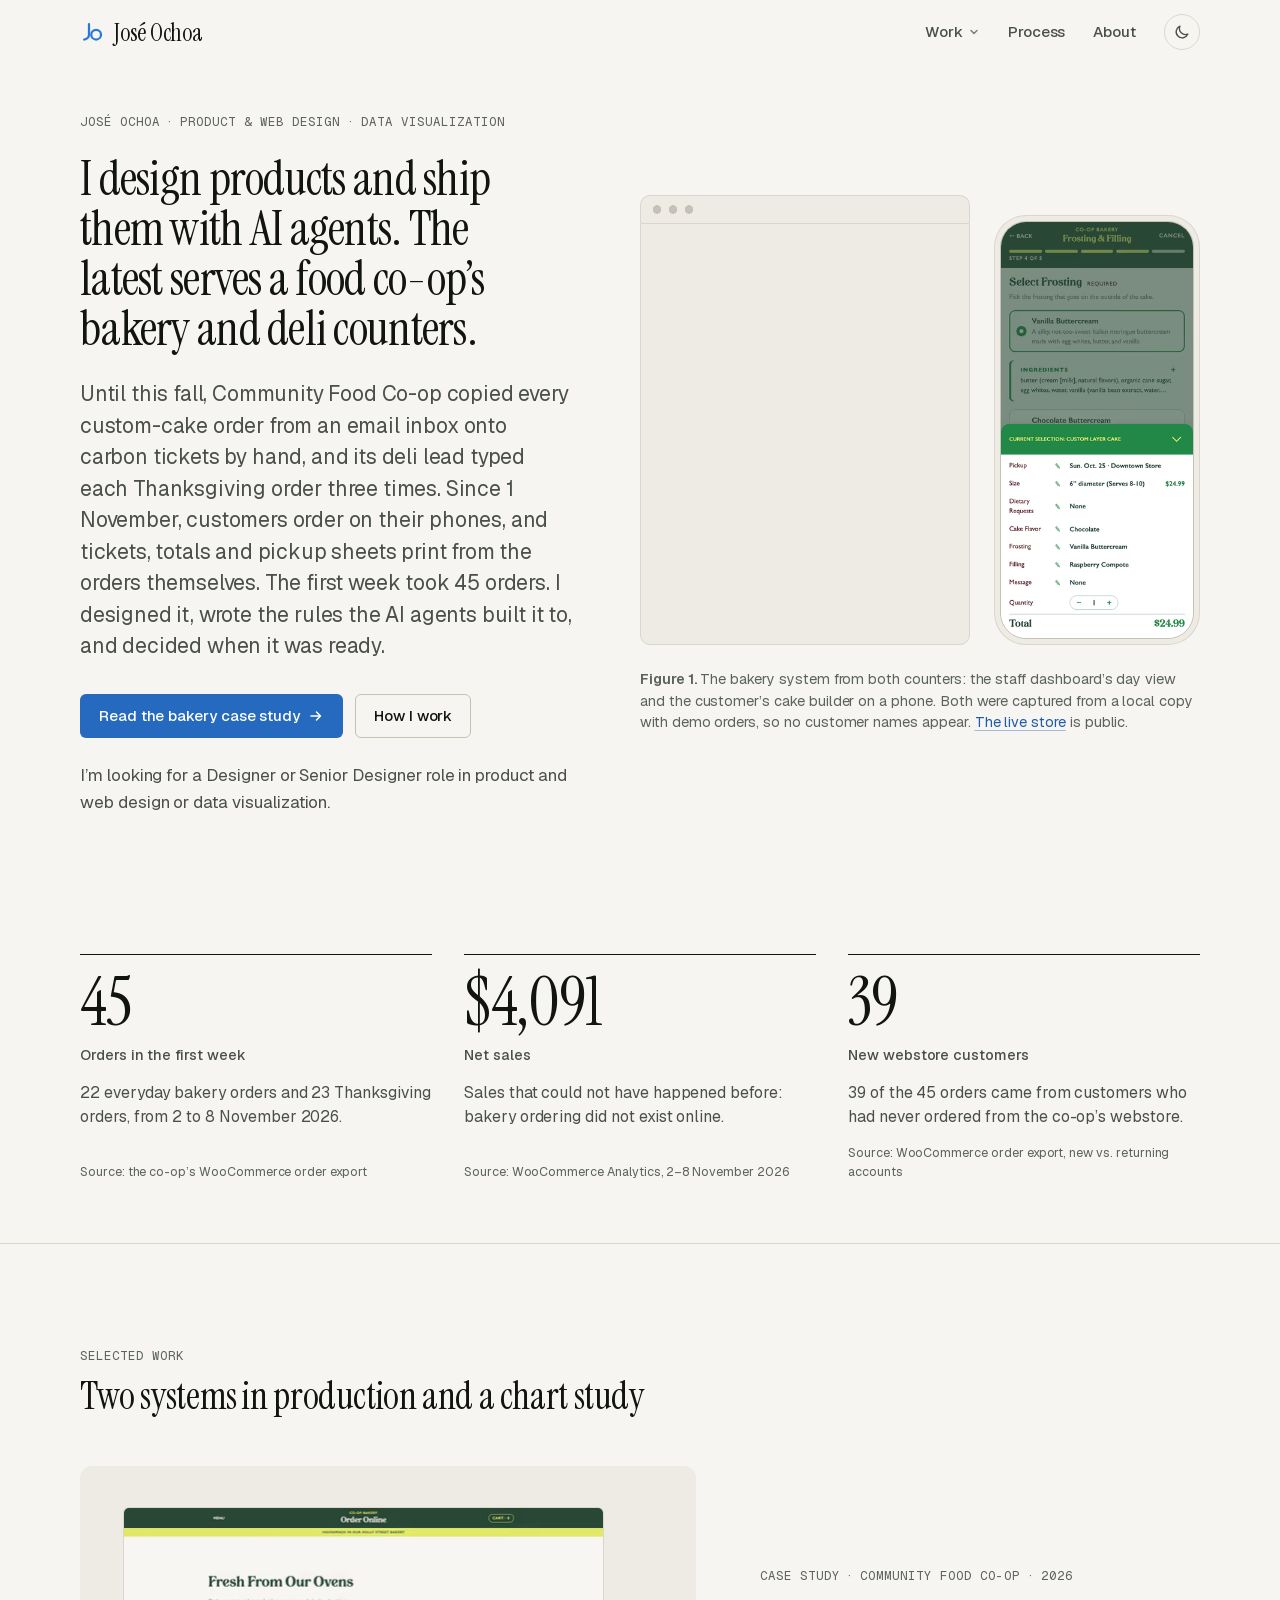
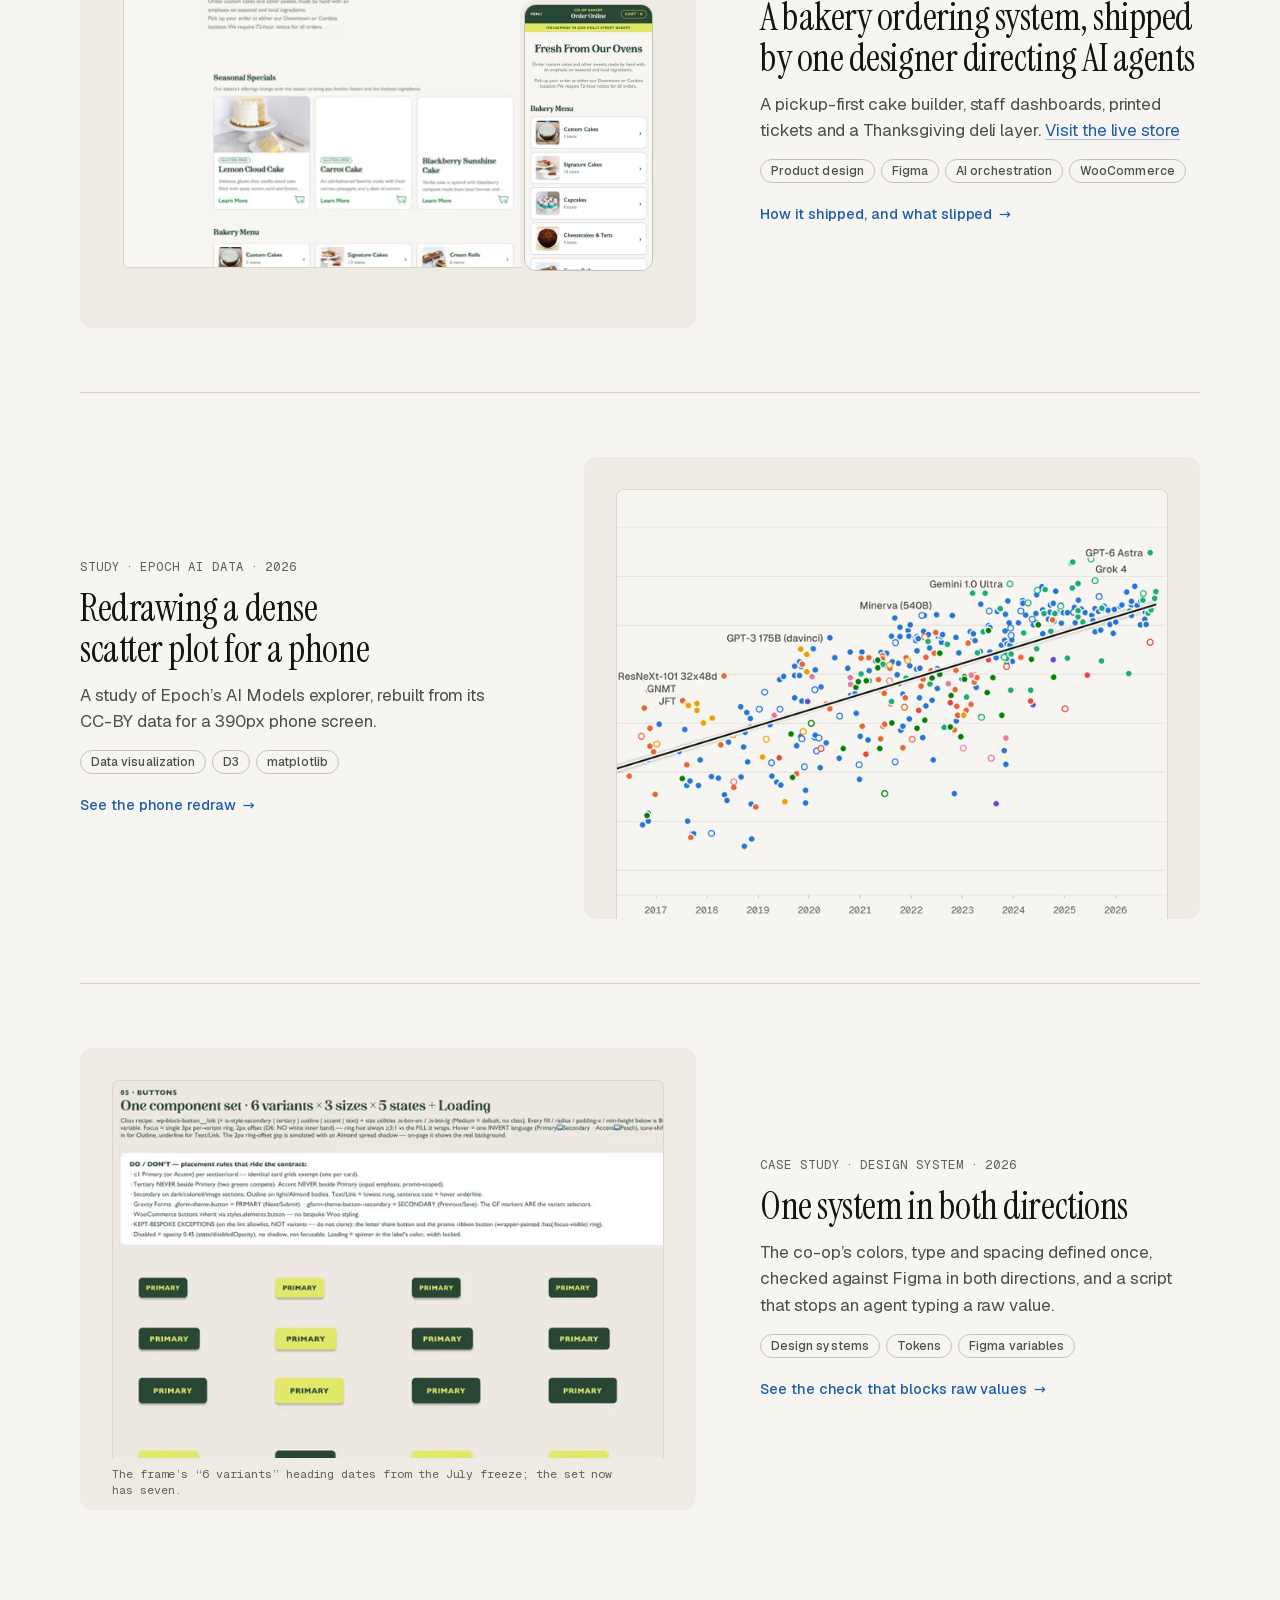
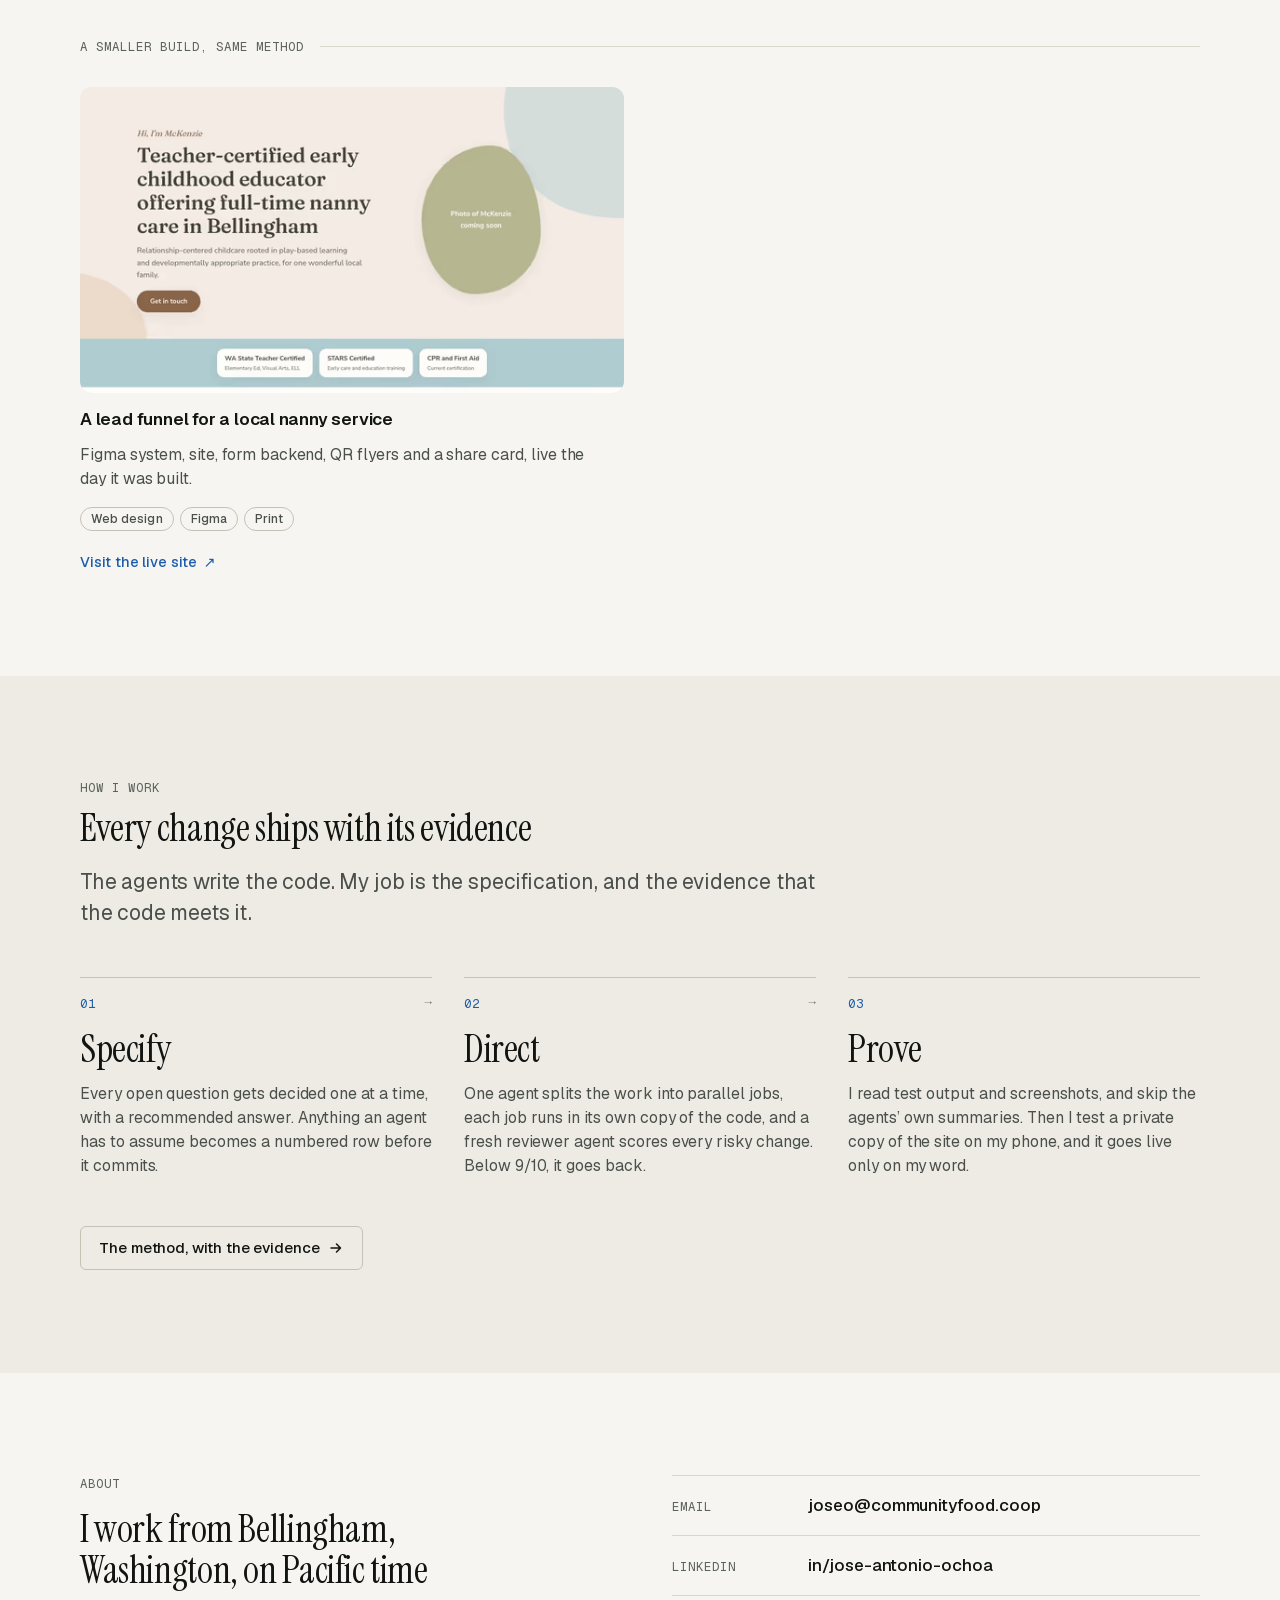
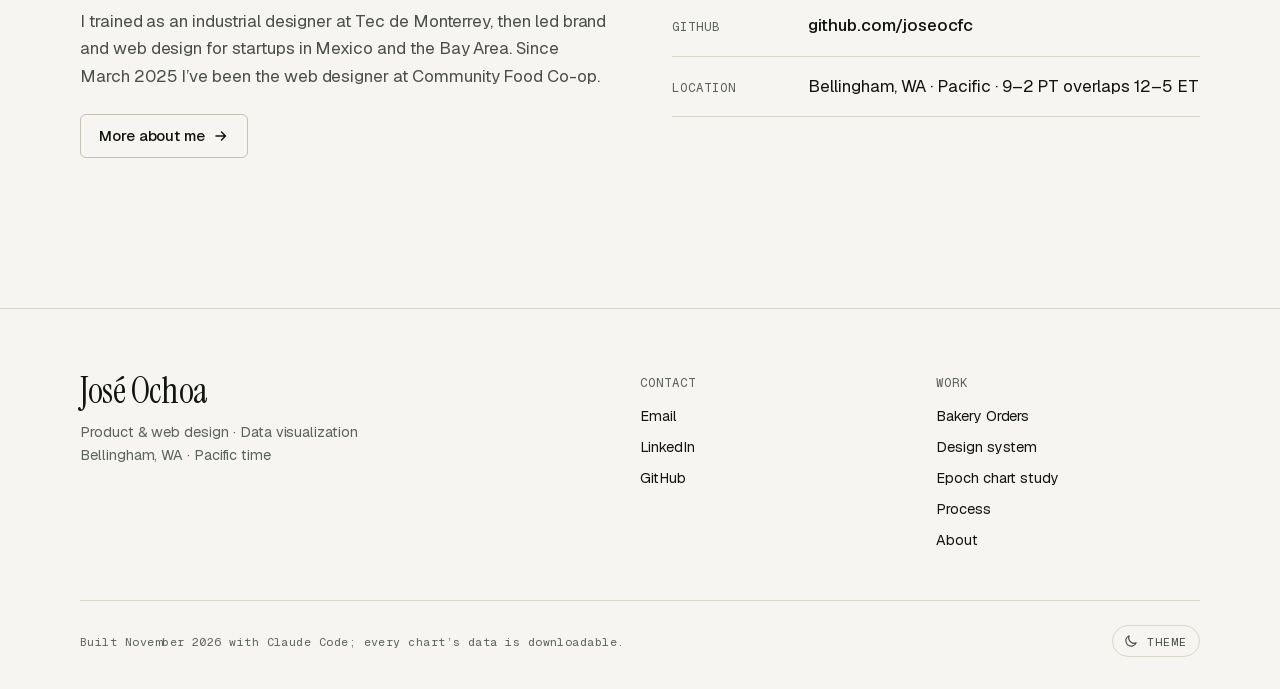
<file: index.html>
<!doctype html>
<html lang="en">
<head>
<meta charset="utf-8">
<meta name="viewport" content="width=device-width,initial-scale=1">
<title>José Ochoa: product designer who directs AI agents</title>
<meta name="description" content="I design products and ship them, directing the AI agents that build them. The latest replaced a co-op bakery’s hand-copied order tickets with an online store that took 45 orders in its first week.">
<meta name="author" content="José Ochoa">
<link rel="canonical" href="https://joseocfc.github.io/">
<meta property="og:type" content="website">
<meta property="og:site_name" content="José Ochoa">
<meta property="og:title" content="José Ochoa: I design products and ship them, directing the AI agents that build them">
<meta property="og:description" content="I design products and ship them, directing the AI agents that build them. The latest replaced a co-op bakery’s hand-copied order tickets with an online store that took 45 orders in its first week. A live bakery store, a design system and a chart study, with sources.">
<meta property="og:url" content="https://joseocfc.github.io/">
<meta property="og:image" content="https://joseocfc.github.io/assets/img/og/home.jpg">
<meta property="og:image:type" content="image/jpeg">
<meta property="og:image:width" content="1200">
<meta property="og:image:height" content="630">
<meta property="og:image:alt" content="Top of José Ochoa’s home page: the headline “I design products and ship them with AI agents. The latest serves a food co-op’s bakery and deli counters.” beside screenshots of the bakery system on a desktop and a phone.">
<meta name="twitter:card" content="summary_large_image">
<meta name="twitter:title" content="José Ochoa: I design products and ship them, directing the AI agents that build them">
<meta name="twitter:description" content="I design products and ship them, directing the AI agents that build them. The latest replaced a co-op bakery’s hand-copied order tickets with an online store that took 45 orders in its first week. A live bakery store, a design system and a chart study, with sources.">
<meta name="twitter:image" content="https://joseocfc.github.io/assets/img/og/home.jpg">
<meta name="twitter:image:alt" content="Top of José Ochoa’s home page: the headline “I design products and ship them with AI agents. The latest serves a food co-op’s bakery and deli counters.” beside screenshots of the bakery system on a desktop and a phone.">
<meta name="theme-color" content="#F6F5F1" media="(prefers-color-scheme: light)">
<meta name="theme-color" content="#121412" media="(prefers-color-scheme: dark)">
<link rel="icon" href="/assets/img/favicon.svg" type="image/svg+xml">
<!-- Theme boot: runs before first paint. Reads localStorage 'theme' ('light' | 'dark'); falls back to the OS
     preference; stamps data-theme on <html> so CSS and charts read a single source. Do not edit per page. -->
<script>(function(){var d=document.documentElement;d.classList.add('js');try{var s=localStorage.getItem('theme');d.setAttribute('data-theme',s==='light'||s==='dark'?s:(matchMedia('(prefers-color-scheme: dark)').matches?'dark':'light'));}catch(e){}})();</script>
<link rel="preload" href="/assets/fonts/instrument-serif-latin.woff2" as="font" type="font/woff2" crossorigin>
<link rel="preload" href="/assets/fonts/geist-latin.woff2" as="font" type="font/woff2" crossorigin>
<link rel="stylesheet" href="/assets/css/tokens.css">
<link rel="stylesheet" href="/assets/css/base.css">
<link rel="stylesheet" href="/assets/css/components.css">
<link rel="stylesheet" href="/assets/css/pages/home.css">
<script type="application/ld+json">
{"@context":"https://schema.org","@type":"Person","name":"José Ochoa","url":"https://joseocfc.github.io/","jobTitle":"Product and web designer","sameAs":["https://www.linkedin.com/in/jose-antonio-ochoa","https://github.com/joseocfc"]}
</script>
</head>
<body>
<a class="skip" href="#main">Skip to content</a>

<header class="site-header">
  <div class="site-header__inner">
    <a class="wordmark" href="/" aria-label="José Ochoa, home">
      <svg class="wordmark__mark" viewBox="0 0 32 32" width="24" height="24" aria-hidden="true" focusable="false"><path d="M12 5.5v14a6.5 6.5 0 0 1-6.5 6.5" fill="none" stroke="currentColor" stroke-width="3" stroke-linecap="round"/><circle cx="21.5" cy="19.5" r="6.5" fill="none" stroke="currentColor" stroke-width="3"/></svg>
      <span class="wordmark__name">José Ochoa</span>
    </a>

    <button class="nav-toggle" type="button" aria-expanded="false" aria-controls="site-nav">
      <span class="nav-toggle__label">Menu</span>
      <span class="nav-toggle__icon" aria-hidden="true"><span></span><span></span></span>
    </button>

    <nav class="site-nav" id="site-nav" aria-label="Primary">
      <ul class="site-nav__list">
        <li class="site-nav__item site-nav__item--menu">
          <button class="site-nav__link site-nav__trigger" type="button" aria-expanded="false" aria-controls="work-menu">
            Work
            <svg class="site-nav__chev" viewBox="0 0 12 12" width="12" height="12" aria-hidden="true" focusable="false"><path d="M3 4.5l3 3 3-3" fill="none" stroke="currentColor" stroke-width="1.5" stroke-linecap="round" stroke-linejoin="round"/></svg>
          </button>
          <p class="site-nav__group" aria-hidden="true">Work</p>
          <ul class="site-nav__menu" id="work-menu" aria-label="Work">
            <li><a class="site-nav__menu-link" href="/work/bakery-orders/">
              <span class="site-nav__menu-title">Bakery Orders</span>
              <span class="site-nav__menu-desc">An ordering system shipped by one designer directing AI agents</span>
            </a></li>
            <li><a class="site-nav__menu-link" href="/work/design-system/">
              <span class="site-nav__menu-title">Design system</span>
              <span class="site-nav__menu-desc">One system in both directions: code and Figma in parity</span>
            </a></li>
            <li><a class="site-nav__menu-link" href="/work/epoch-explorer/">
              <span class="site-nav__menu-title">Epoch chart study</span>
              <span class="site-nav__menu-desc">Redrawing a dense scatter plot for a phone</span>
            </a></li>
          </ul>
        </li>
        <li class="site-nav__item"><a class="site-nav__link" href="/process/">Process</a></li>
        <li class="site-nav__item"><a class="site-nav__link" href="/about/">About</a></li>
      </ul>
    </nav>

    <button class="theme-toggle" type="button" data-theme-toggle aria-label="Switch to dark theme">
      <svg class="theme-toggle__icon theme-toggle__icon--moon" viewBox="0 0 20 20" width="18" height="18" aria-hidden="true" focusable="false"><path d="M16.5 12.3A6.75 6.75 0 0 1 7.7 3.5a6.75 6.75 0 1 0 8.8 8.8Z" fill="none" stroke="currentColor" stroke-width="1.5" stroke-linejoin="round"/></svg>
      <svg class="theme-toggle__icon theme-toggle__icon--sun" viewBox="0 0 20 20" width="18" height="18" aria-hidden="true" focusable="false"><circle cx="10" cy="10" r="3.5" fill="none" stroke="currentColor" stroke-width="1.5"/><path d="M10 1.75v1.5M10 16.75v1.5M1.75 10h1.5M16.75 10h1.5M4.17 4.17l1.06 1.06M14.77 14.77l1.06 1.06M4.17 15.83l1.06-1.06M14.77 5.23l1.06-1.06" stroke="currentColor" stroke-width="1.5" stroke-linecap="round"/></svg>
    </button>
  </div>
</header>

<main id="main" tabindex="-1">
<!-- PAGE CONTENT -->
<!-- Home · copy: content/home.md -->

<section class="hero hero--wide home-hero container" aria-labelledby="hero-title">
  <div class="hero__text">
  <p class="eyebrow eyebrow--dots hero__eyebrow"><span class="eyebrow__seg">José Ochoa</span><span class="eyebrow__seg">Product &amp; web design</span><span class="eyebrow__seg">Data visualization</span></p>
  <!-- JOSÉ: F29 own-voice rewrite (home hero: H1 and lede) -->
  <h1 class="hero__title" id="hero-title">I design products and ship them with AI agents. The latest serves a food co-op’s bakery and deli counters.</h1>
  <p class="lead hero__dek">Until this fall, Community Food <span class="nowrap">Co-op</span> copied every custom-cake order from an email inbox onto carbon tickets by hand, and its deli lead typed each Thanksgiving order three times. Since 1 November, customers order on their phones, and tickets, totals and pickup sheets print from the orders themselves. The first week took 45 orders. I designed it, wrote the rules the AI agents built it to, and decided when it was ready.</p>
  <!-- src: before/after copywriter rewrite 2 (lanes/reviews/r2/copy.md); 45 orders lanes/inputs/bakery-outcome-2026-11-09.md -->
  <div class="btn-row hero__actions">
    <a class="btn btn--primary" href="/work/bakery-orders/">Read the bakery case study <svg class="btn__arrow" viewBox="0 0 16 16" width="16" height="16" aria-hidden="true" focusable="false"><path d="M3 8h9.5M8.5 4l4 4-4 4" fill="none" stroke="currentColor" stroke-width="1.5" stroke-linecap="round" stroke-linejoin="round"/></svg></a>
    <a class="btn btn--ghost" href="/process/">How I work</a>
  </div>
  <p class="hero__role">I’m looking for a Designer or Senior Designer role in product and web design or data visualization. <!-- JOSÉ: F38 CV link --></p>
  </div>

  <figure class="media-row hero__figure" id="fig-product">
    <div class="media media--browser"><picture class="pic"><source media="(max-width: 599px)" type="image/avif" srcset="/assets/img/bakery/admin-bakery-dashboard-orders-crop-480w.avif 480w, /assets/img/bakery/admin-bakery-dashboard-orders-crop-644w.avif 644w" sizes="92vw" width="644" height="483"><source media="(max-width: 599px)" type="image/webp" srcset="/assets/img/bakery/admin-bakery-dashboard-orders-crop-480w.webp 480w, /assets/img/bakery/admin-bakery-dashboard-orders-crop-644w.webp 644w" sizes="92vw" width="644" height="483"><source media="(max-width: 599px)" type="image/jpeg" srcset="/assets/img/bakery/admin-bakery-dashboard-orders-crop-480w.jpg 480w, /assets/img/bakery/admin-bakery-dashboard-orders-crop-644w.jpg 644w" sizes="92vw" width="644" height="483"><source type="image/avif" srcset="/assets/img/bakery/admin-bakery-dashboard-day-view-1280-320w.avif 320w, /assets/img/bakery/admin-bakery-dashboard-day-view-1280-480w.avif 480w, /assets/img/bakery/admin-bakery-dashboard-day-view-1280-640w.avif 640w, /assets/img/bakery/admin-bakery-dashboard-day-view-1280-800w.avif 800w, /assets/img/bakery/admin-bakery-dashboard-day-view-1280-960w.avif 960w" sizes="(max-width: 599px) 92vw, (max-width: 1099px) 45vw, 400px"><source type="image/webp" srcset="/assets/img/bakery/admin-bakery-dashboard-day-view-1280-320w.webp 320w, /assets/img/bakery/admin-bakery-dashboard-day-view-1280-480w.webp 480w, /assets/img/bakery/admin-bakery-dashboard-day-view-1280-640w.webp 640w, /assets/img/bakery/admin-bakery-dashboard-day-view-1280-800w.webp 800w, /assets/img/bakery/admin-bakery-dashboard-day-view-1280-960w.webp 960w" sizes="(max-width: 599px) 92vw, (max-width: 1099px) 45vw, 400px"><img src="/assets/img/bakery/admin-bakery-dashboard-day-view-1280.jpg" width="1265" height="1622" decoding="async" alt="Staff dashboard showing the next day’s bakery orders, each with a status menu and its items."></picture></div>
    <div class="media media--phone"><picture class="pic"><source type="image/avif" srcset="/assets/img/bakery/storefront-builder-step-4-build-sheet-375-320w.avif 320w, /assets/img/bakery/storefront-builder-step-4-build-sheet-375-640w.avif 640w" sizes="(max-width: 599px) 79vw, (max-width: 1099px) 41vw, 250px"><source type="image/webp" srcset="/assets/img/bakery/storefront-builder-step-4-build-sheet-375-320w.webp 320w, /assets/img/bakery/storefront-builder-step-4-build-sheet-375-640w.webp 640w" sizes="(max-width: 599px) 79vw, (max-width: 1099px) 41vw, 250px"><img src="/assets/img/bakery/storefront-builder-step-4-build-sheet-375.jpg" width="750" height="1624" decoding="async" alt="The cake builder on a phone, with the sheet that summarizes the cake so far open over the frosting step."></picture></div>
    <figcaption><strong>Figure 1.</strong> The bakery system from both counters: the staff dashboard’s day view and the customer’s cake builder on a phone. Both were captured from a local copy with demo orders, so no customer names appear. <a href="https://communityfood.coop/bakery-orders/">The live store</a> is public.</figcaption>
  </figure>
  <!-- src: captures and descriptions from the bakery case study; the commits-per-day chart moved to /process/ -->
</section>

<section class="section section--tight home-stats" id="numbers" aria-labelledby="numbers-title">
  <div class="container">
    <h2 class="visually-hidden" id="numbers-title">The first week in three numbers</h2>
    <div class="stat-grid">
      <article class="stat-card">
        <p class="stat-value">45</p>
        <p class="stat-label">Orders in the first week</p>
        <p class="stat-claim">22 everyday bakery orders and 23 Thanksgiving orders, from 2 to 8 November 2026.</p>
        <footer class="stat-meta">Source: the co-op’s WooCommerce order export</footer>
      </article>
      <article class="stat-card">
        <p class="stat-value">$4,091</p>
        <p class="stat-label">Net sales</p>
        <p class="stat-claim">Sales that could not have happened before: bakery ordering did not exist online.</p>
        <footer class="stat-meta">Source: WooCommerce Analytics, 2–8 November 2026</footer>
      </article>
      <article class="stat-card">
        <p class="stat-value">39</p>
        <p class="stat-label">New webstore customers</p>
        <p class="stat-claim">39 of the 45 orders came from customers who had never ordered from the co-op’s webstore.</p>
        <footer class="stat-meta">Source: WooCommerce order export, new vs. returning accounts</footer>
      </article>
    </div>
    <!-- src: lanes/inputs/bakery-outcome-2026-11-09.md (Headline). Replaced the 1-designer / 6,089-assertions / 94-tokens tiles in round 2 (F28). -->
  </div>
</section>

<section class="section section--rule" id="work" aria-labelledby="work-title">
  <div class="container">
    <header class="section-head reveal">
      <p class="eyebrow">Selected work</p>
      <h2 id="work-title">Two systems in production and a chart study</h2>
    </header>

    <div class="work-list">
      <article class="work-card work-card--feature reveal">
        <div class="work-card__media work-card__media--duo">
          <picture class="pic"><source type="image/avif" srcset="/assets/img/home/bakery-landing-1440-320w.avif 320w, /assets/img/home/bakery-landing-1440-480w.avif 480w, /assets/img/home/bakery-landing-1440-640w.avif 640w, /assets/img/home/bakery-landing-1440-800w.avif 800w, /assets/img/home/bakery-landing-1440-960w.avif 960w, /assets/img/home/bakery-landing-1440-1200w.avif 1200w, /assets/img/home/bakery-landing-1440-1440w.avif 1440w" sizes="(max-width: 599px) 72vw, (max-width: 1023px) 72vw, 480px"><source type="image/webp" srcset="/assets/img/home/bakery-landing-1440-320w.webp 320w, /assets/img/home/bakery-landing-1440-480w.webp 480w, /assets/img/home/bakery-landing-1440-640w.webp 640w, /assets/img/home/bakery-landing-1440-800w.webp 800w, /assets/img/home/bakery-landing-1440-960w.webp 960w, /assets/img/home/bakery-landing-1440-1200w.webp 1200w, /assets/img/home/bakery-landing-1440-1440w.webp 1440w" sizes="(max-width: 599px) 72vw, (max-width: 1023px) 72vw, 480px"><img class="work-card__shot" src="/assets/img/home/bakery-landing-1440.jpg" width="1440" height="1080" loading="lazy" decoding="async" alt="The bakery ordering landing page at desktop width, with seasonal specials and category cards."></picture>
          <picture class="pic"><source type="image/avif" srcset="/assets/img/home/bakery-landing-375-320w.avif 320w, /assets/img/home/bakery-landing-375-480w.avif 480w, /assets/img/home/bakery-landing-375-560w.avif 560w" sizes="(max-width: 599px) 24vw, (max-width: 1023px) 20vw, 129px"><source type="image/webp" srcset="/assets/img/home/bakery-landing-375-320w.webp 320w, /assets/img/home/bakery-landing-375-480w.webp 480w, /assets/img/home/bakery-landing-375-560w.webp 560w" sizes="(max-width: 599px) 24vw, (max-width: 1023px) 20vw, 129px"><img class="work-card__phone" src="/assets/img/home/bakery-landing-375.jpg" width="560" height="1165" loading="lazy" decoding="async" alt=""></picture>
        </div>
        <div class="work-card__body">
          <p class="eyebrow eyebrow--dots"><span class="eyebrow__seg">Case study</span><span class="eyebrow__seg">Community Food <span class="nowrap">Co-op</span></span><span class="eyebrow__seg">2026</span></p>
          <h3 class="work-card__title"><a href="/work/bakery-orders/">A bakery ordering system, shipped by one designer directing AI agents</a></h3>
          <p class="work-card__text">A pickup-first cake builder, staff dashboards, printed tickets and a Thanksgiving deli layer. <a class="work-card__live" href="https://communityfood.coop/bakery-orders/">Visit the live store</a></p>
          <ul class="tags" aria-label="Disciplines"><li class="tag">Product design</li><li class="tag">Figma</li><li class="tag">AI orchestration</li><li class="tag">WooCommerce</li></ul>
          <span class="work-card__cta" aria-hidden="true">How it shipped, and what slipped</span>
        </div>
      </article>

      <article class="work-card work-card--feature reveal">
        <div class="work-card__media work-card__media--plate epoch-thumb">
          <span class="epoch-thumb__frame epoch-thumb__frame--light"><picture class="pic"><source type="image/avif" srcset="/assets/img/epoch/notable-models-mpl-480w.avif 480w, /assets/img/epoch/notable-models-mpl-640w.avif 640w, /assets/img/epoch/notable-models-mpl-800w.avif 800w, /assets/img/epoch/notable-models-mpl-960w.avif 960w, /assets/img/epoch/notable-models-mpl-1200w.avif 1200w, /assets/img/epoch/notable-models-mpl-1680w.avif 1680w, /assets/img/epoch/notable-models-mpl-2400w.avif 2400w" sizes="(max-width: 599px) 147vw, (max-width: 1023px) 152vw, 971px"><source type="image/webp" srcset="/assets/img/epoch/notable-models-mpl-480w.webp 480w, /assets/img/epoch/notable-models-mpl-640w.webp 640w, /assets/img/epoch/notable-models-mpl-800w.webp 800w, /assets/img/epoch/notable-models-mpl-960w.webp 960w, /assets/img/epoch/notable-models-mpl-1200w.webp 1200w, /assets/img/epoch/notable-models-mpl-1680w.webp 1680w, /assets/img/epoch/notable-models-mpl-2400w.webp 2400w" sizes="(max-width: 599px) 147vw, (max-width: 1023px) 152vw, 971px"><img src="/assets/img/epoch/notable-models-mpl.png" width="2400" height="1440" loading="lazy" decoding="async" alt="Scatter chart of training compute for notable AI models by publication date, on a log scale."></picture></span>
          <span class="epoch-thumb__frame epoch-thumb__frame--dark"><picture class="pic"><source type="image/avif" srcset="/assets/img/epoch/notable-models-mpl-dark-480w.avif 480w, /assets/img/epoch/notable-models-mpl-dark-640w.avif 640w, /assets/img/epoch/notable-models-mpl-dark-800w.avif 800w, /assets/img/epoch/notable-models-mpl-dark-960w.avif 960w, /assets/img/epoch/notable-models-mpl-dark-1200w.avif 1200w, /assets/img/epoch/notable-models-mpl-dark-1680w.avif 1680w, /assets/img/epoch/notable-models-mpl-dark-2400w.avif 2400w" sizes="(max-width: 599px) 147vw, (max-width: 1023px) 152vw, 971px"><source type="image/webp" srcset="/assets/img/epoch/notable-models-mpl-dark-480w.webp 480w, /assets/img/epoch/notable-models-mpl-dark-640w.webp 640w, /assets/img/epoch/notable-models-mpl-dark-800w.webp 800w, /assets/img/epoch/notable-models-mpl-dark-960w.webp 960w, /assets/img/epoch/notable-models-mpl-dark-1200w.webp 1200w, /assets/img/epoch/notable-models-mpl-dark-1680w.webp 1680w, /assets/img/epoch/notable-models-mpl-dark-2400w.webp 2400w" sizes="(max-width: 599px) 147vw, (max-width: 1023px) 152vw, 971px"><img src="/assets/img/epoch/notable-models-mpl-dark.png" width="2400" height="1440" loading="lazy" decoding="async" alt="Scatter chart of training compute for notable AI models by publication date, on a log scale."></picture></span>
        </div>
        <div class="work-card__body">
          <p class="eyebrow eyebrow--dots"><span class="eyebrow__seg">Study</span><span class="eyebrow__seg">Epoch AI data</span><span class="eyebrow__seg">2026</span></p>
          <h3 class="work-card__title"><a href="/work/epoch-explorer/">Redrawing a dense scatter plot for a phone</a></h3>
          <p class="work-card__text">A study of Epoch’s AI Models explorer, rebuilt from its CC-BY data for a 390px phone screen.</p>
          <ul class="tags" aria-label="Disciplines"><li class="tag">Data visualization</li><li class="tag">D3</li><li class="tag">matplotlib</li></ul>
          <span class="work-card__cta" aria-hidden="true">See the phone redraw</span>
        </div>
      </article>

      <article class="work-card work-card--feature reveal">
        <figure class="work-card__media work-card__media--plate work-card__media--captioned">
          <picture class="pic"><source type="image/avif" srcset="/assets/img/home/ds-buttons-component-set-320w.avif 320w, /assets/img/home/ds-buttons-component-set-480w.avif 480w, /assets/img/home/ds-buttons-component-set-640w.avif 640w, /assets/img/home/ds-buttons-component-set-760w.avif 760w" sizes="(max-width: 599px) 84vw, (max-width: 1023px) 87vw, 552px"><source type="image/webp" srcset="/assets/img/home/ds-buttons-component-set-320w.webp 320w, /assets/img/home/ds-buttons-component-set-480w.webp 480w, /assets/img/home/ds-buttons-component-set-640w.webp 640w, /assets/img/home/ds-buttons-component-set-760w.webp 760w" sizes="(max-width: 599px) 84vw, (max-width: 1023px) 87vw, 552px"><img src="/assets/img/home/ds-buttons-component-set.jpg" width="760" height="570" loading="lazy" decoding="async" alt="The Figma button component set: placement rules above Primary and Secondary buttons in three sizes."></picture><figcaption class="work-card__caption">The frame’s “6 variants” heading dates from the July freeze; the set now has seven.</figcaption>
        </figure>
        <div class="work-card__body">
          <p class="eyebrow eyebrow--dots"><span class="eyebrow__seg">Case study</span><span class="eyebrow__seg">Design system</span><span class="eyebrow__seg">2026</span></p>
          <h3 class="work-card__title"><a href="/work/design-system/">One system in both directions</a></h3>
          <p class="work-card__text">The co-op’s colors, type and spacing defined once, checked against Figma in both directions, and a script that stops an agent typing a raw value.</p>
          <ul class="tags" aria-label="Disciplines"><li class="tag">Design systems</li><li class="tag">Tokens</li><li class="tag">Figma variables</li></ul>
          <span class="work-card__cta" aria-hidden="true">See the check that blocks raw values</span>
        </div>
      </article>
    </div>

    <div class="more-work">
      <h3 class="more-work__title eyebrow eyebrow--rule" id="more">A smaller build, same method</h3>
      <div class="work-grid">
        <!-- Project Net card removed in round 2 (F38): no public URL in content/ or lanes/inputs/. Restore it when José supplies one. -->
        <article class="work-card work-card--compact reveal">
          <div class="work-card__media">
            <picture class="pic"><source type="image/avif" srcset="/assets/img/home/nanny-site-desktop-1440-320w.avif 320w, /assets/img/home/nanny-site-desktop-1440-480w.avif 480w, /assets/img/home/nanny-site-desktop-1440-640w.avif 640w, /assets/img/home/nanny-site-desktop-1440-800w.avif 800w, /assets/img/home/nanny-site-desktop-1440-960w.avif 960w, /assets/img/home/nanny-site-desktop-1440-1200w.avif 1200w" sizes="(max-width: 599px) 92vw, (max-width: 1023px) 44vw, 544px"><source type="image/webp" srcset="/assets/img/home/nanny-site-desktop-1440-320w.webp 320w, /assets/img/home/nanny-site-desktop-1440-480w.webp 480w, /assets/img/home/nanny-site-desktop-1440-640w.webp 640w, /assets/img/home/nanny-site-desktop-1440-800w.webp 800w, /assets/img/home/nanny-site-desktop-1440-960w.webp 960w, /assets/img/home/nanny-site-desktop-1440-1200w.webp 1200w" sizes="(max-width: 599px) 92vw, (max-width: 1023px) 44vw, 544px"><img src="/assets/img/home/nanny-site-desktop-1440.jpg" width="1440" height="740" loading="lazy" decoding="async" alt="Desktop landing page for a local nanny service, with a hero and a trust band of three certifications."></picture>
          </div>
          <div class="work-card__body">
            <h4 class="work-card__title"><a href="https://nannymckenzie.github.io/">A lead funnel for a local nanny service</a></h4>
            <p class="work-card__text">Figma system, site, form backend, QR flyers and a share card, live the day it was built.</p>
            <ul class="tags" aria-label="Disciplines"><li class="tag">Web design</li><li class="tag">Figma</li><li class="tag">Print</li></ul>
            <span class="work-card__cta work-card__cta--ext" aria-hidden="true">Visit the live site</span>
          </div>
        </article>
      </div>
    </div>
  </div>
</section>

<section class="section section--alt" id="how" aria-labelledby="how-title">
  <div class="container">
    <header class="section-head reveal">
      <p class="eyebrow">How I work</p>
      <h2 id="how-title">Every change ships with its evidence</h2>
      <p class="lead">The agents write the code. My job is the specification, and the evidence that the code meets it.</p>
    </header>
    <ol class="steps">
      <li class="step reveal">
        <h3 class="step__title">Specify</h3>
        <p class="step__text">Every open question gets decided one at a time, with a recommended answer. Anything an agent has to assume becomes a numbered row before it commits.</p>
      </li>
      <li class="step reveal">
        <h3 class="step__title">Direct</h3>
        <p class="step__text">One agent splits the work into parallel jobs, each job runs in its own copy of the code, and a fresh reviewer agent scores every risky change. Below 9/10, it goes back.</p>
      </li>
      <li class="step reveal">
        <h3 class="step__title">Prove</h3>
        <p class="step__text">I read test output and screenshots, and skip the agents’ own summaries. Then I test a private copy of the site on my phone, and it goes live only on my word.</p>
      </li>
    </ol>
    <p class="section-foot"><a class="btn btn--ghost" href="/process/">The method, with the evidence <svg class="btn__arrow" viewBox="0 0 16 16" width="16" height="16" aria-hidden="true" focusable="false"><path d="M3 8h9.5M8.5 4l4 4-4 4" fill="none" stroke="currentColor" stroke-width="1.5" stroke-linecap="round" stroke-linejoin="round"/></svg></a></p>
  </div>
</section>

<section class="section home-about" id="about" aria-labelledby="about-title">
  <div class="container split split--even">
    <div class="stack reveal">
      <p class="eyebrow">About</p>
      <h2 id="about-title">I work from Bellingham, Washington, on Pacific time</h2>
      <p class="about-teaser__text">I trained as an industrial designer at Tec de Monterrey, then led brand and web design for startups in Mexico and the Bay Area. Since March 2025 I’ve been the web designer at Community Food <span class="nowrap">Co-op</span>.</p>
      <div class="btn-row"><a class="btn btn--ghost" href="/about/">More about me <svg class="btn__arrow" viewBox="0 0 16 16" width="16" height="16" aria-hidden="true" focusable="false"><path d="M3 8h9.5M8.5 4l4 4-4 4" fill="none" stroke="currentColor" stroke-width="1.5" stroke-linecap="round" stroke-linejoin="round"/></svg></a></div>
    </div>
    <ul class="contact-list reveal" aria-label="Contact">
      <li><span class="contact-list__label">Email</span><a href="mailto:joseo@communityfood.coop">joseo@communityfood.coop</a><!-- F17: José to replace with a personal address --></li>
      <li><span class="contact-list__label">LinkedIn</span><a href="https://www.linkedin.com/in/jose-antonio-ochoa">in/jose-antonio-ochoa</a></li>
      <li><span class="contact-list__label">GitHub</span><a href="https://github.com/joseocfc">github.com/joseocfc</a></li>
      <li><span class="contact-list__label">Location</span><span class="contact-list__value">Bellingham, WA · Pacific · <span class="nowrap">9–2 PT</span> overlaps <span class="nowrap">12–5 ET</span></span></li>
    </ul>
    <!-- Email: the co-op work address is the fallback content/home.md allows until José picks an address for applications.
         LinkedIn: kept to match the shared footer; public visibility is off. -->
  </div>
</section>
<!-- /PAGE CONTENT -->
</main>

<footer class="site-footer">
  <div class="site-footer__inner">
    <div class="site-footer__lead">
      <p class="site-footer__name">José Ochoa</p>
      <p class="site-footer__role">Product &amp; web design · Data visualization<br>Bellingham, WA · Pacific time</p>
    </div>
    <nav class="site-footer__col" aria-label="Contact">
      <p class="site-footer__heading">Contact</p>
      <ul>
        <li><a href="mailto:joseo@communityfood.coop">Email</a><!-- F17: José to replace with a personal address --></li>
        <li><a href="https://www.linkedin.com/in/jose-antonio-ochoa">LinkedIn</a></li>
        <li><a href="https://github.com/joseocfc">GitHub</a></li>
      </ul>
    </nav>
    <nav class="site-footer__col" aria-label="Site">
      <p class="site-footer__heading">Work</p>
      <ul>
        <li><a href="/work/bakery-orders/">Bakery Orders</a></li>
        <li><a href="/work/design-system/">Design system</a></li>
        <li><a href="/work/epoch-explorer/">Epoch chart study</a></li>
        <li><a href="/process/">Process</a></li>
        <li><a href="/about/">About</a></li>
      </ul>
    </nav>
    <div class="site-footer__base">
      <p class="site-footer__colophon">Built November 2026 with Claude Code; every chart’s data is downloadable.</p>
      <button class="theme-toggle theme-toggle--labelled" type="button" data-theme-toggle aria-label="Switch to dark theme">
        <svg class="theme-toggle__icon theme-toggle__icon--moon" viewBox="0 0 20 20" width="16" height="16" aria-hidden="true" focusable="false"><path d="M16.5 12.3A6.75 6.75 0 0 1 7.7 3.5a6.75 6.75 0 1 0 8.8 8.8Z" fill="none" stroke="currentColor" stroke-width="1.5" stroke-linejoin="round"/></svg>
        <svg class="theme-toggle__icon theme-toggle__icon--sun" viewBox="0 0 20 20" width="16" height="16" aria-hidden="true" focusable="false"><circle cx="10" cy="10" r="3.5" fill="none" stroke="currentColor" stroke-width="1.5"/><path d="M10 1.75v1.5M10 16.75v1.5M1.75 10h1.5M16.75 10h1.5M4.17 4.17l1.06 1.06M14.77 14.77l1.06 1.06M4.17 15.83l1.06-1.06M14.77 5.23l1.06-1.06" stroke="currentColor" stroke-width="1.5" stroke-linecap="round"/></svg>
        <span class="theme-toggle__text" aria-hidden="true">Theme</span>
      </button>
    </div>
  </div>
</footer>

<!-- PAGE SCRIPTS -->
<script type="module" src="/assets/js/site.js"></script>
</body>
</html>
</file>
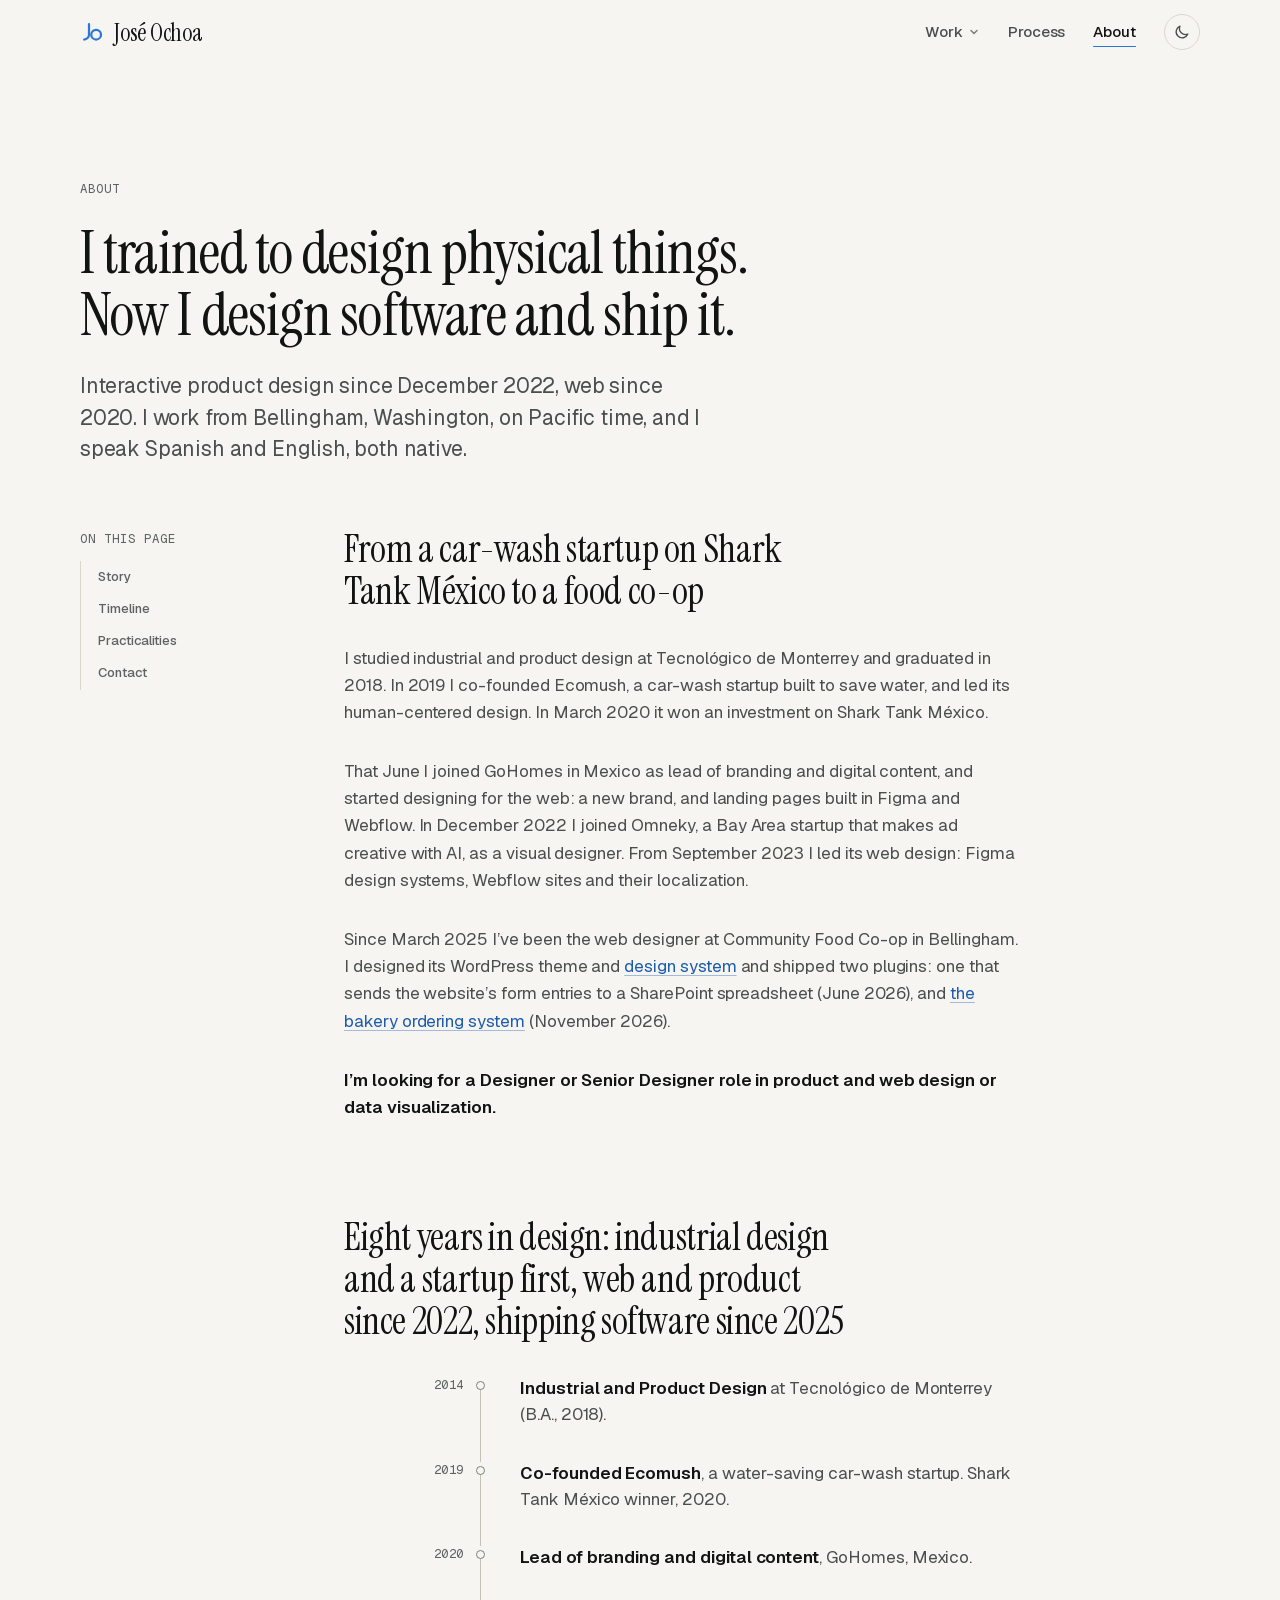
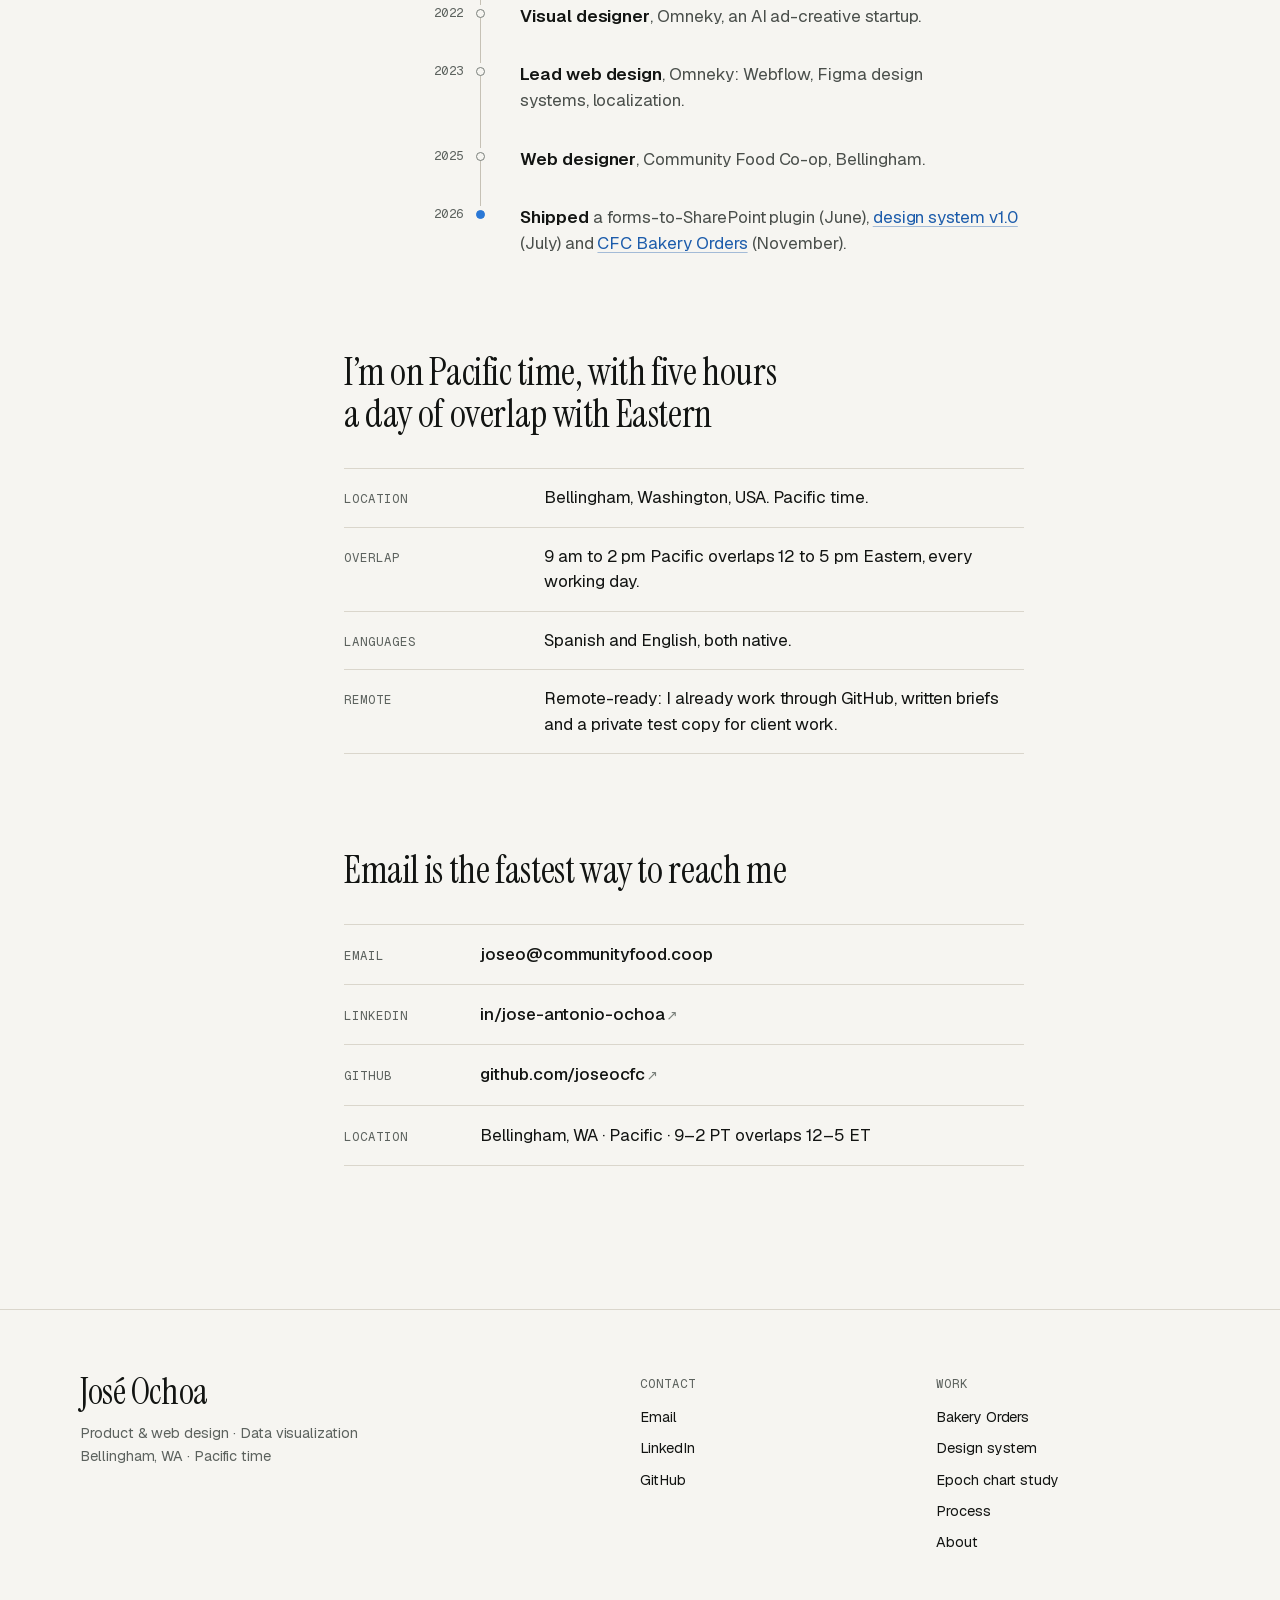
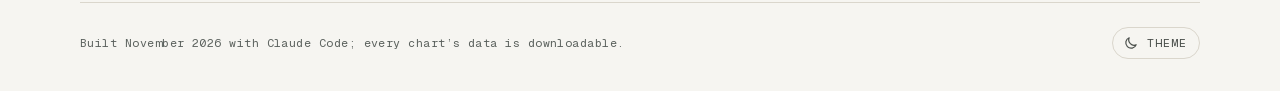
<file: about/index.html>
<!doctype html>
<html lang="en">
<head>
<meta charset="utf-8">
<meta name="viewport" content="width=device-width,initial-scale=1">
<title>About — José Ochoa</title>
<meta name="description" content="José Ochoa, product and web designer in Bellingham, WA: interactive product design since December 2022, web since 2020. Pacific time; Spanish and English, both native.">
<meta name="author" content="José Ochoa">
<link rel="canonical" href="https://joseocfc.github.io/about/">
<meta property="og:type" content="website">
<meta property="og:site_name" content="José Ochoa">
<meta property="og:title" content="José Ochoa, product and web designer">
<meta property="og:description" content="Industrial designer turned product and web designer. Pacific time, five hours of daily overlap with Eastern, Spanish and English.">
<meta property="og:url" content="https://joseocfc.github.io/about/">
<meta property="og:image" content="https://joseocfc.github.io/assets/img/og/about.jpg">
<meta property="og:image:type" content="image/jpeg">
<meta property="og:image:width" content="1200">
<meta property="og:image:height" content="630">
<meta property="og:image:alt" content="Top of the About page: the headline “I trained to design physical things. Now I design software and ship it.” and the opening lines of José’s bio.">
<meta name="twitter:card" content="summary_large_image">
<meta name="twitter:title" content="José Ochoa, product and web designer">
<meta name="twitter:description" content="Industrial designer turned product and web designer. Pacific time, five hours of daily overlap with Eastern, Spanish and English.">
<meta name="twitter:image" content="https://joseocfc.github.io/assets/img/og/about.jpg">
<meta name="twitter:image:alt" content="Top of the About page: the headline “I trained to design physical things. Now I design software and ship it.” and the opening lines of José’s bio.">
<meta name="theme-color" content="#F6F5F1" media="(prefers-color-scheme: light)">
<meta name="theme-color" content="#121412" media="(prefers-color-scheme: dark)">
<link rel="icon" href="/assets/img/favicon.svg" type="image/svg+xml">
<!-- Theme boot: runs before first paint. Reads localStorage 'theme' ('light' | 'dark'); falls back to the OS
     preference; stamps data-theme on <html> so CSS and charts read a single source. Do not edit per page. -->
<script>(function(){var d=document.documentElement;d.classList.add('js');try{var s=localStorage.getItem('theme');d.setAttribute('data-theme',s==='light'||s==='dark'?s:(matchMedia('(prefers-color-scheme: dark)').matches?'dark':'light'));}catch(e){}})();</script>
<link rel="preload" href="/assets/fonts/instrument-serif-latin.woff2" as="font" type="font/woff2" crossorigin>
<link rel="preload" href="/assets/fonts/geist-latin.woff2" as="font" type="font/woff2" crossorigin>
<link rel="stylesheet" href="/assets/css/tokens.css">
<link rel="stylesheet" href="/assets/css/base.css">
<link rel="stylesheet" href="/assets/css/components.css">
<link rel="stylesheet" href="/assets/css/pages/about.css">
</head>
<body>
<a class="skip" href="#main">Skip to content</a>

<header class="site-header">
  <div class="site-header__inner">
    <a class="wordmark" href="/" aria-label="José Ochoa, home">
      <svg class="wordmark__mark" viewBox="0 0 32 32" width="24" height="24" aria-hidden="true" focusable="false"><path d="M12 5.5v14a6.5 6.5 0 0 1-6.5 6.5" fill="none" stroke="currentColor" stroke-width="3" stroke-linecap="round"/><circle cx="21.5" cy="19.5" r="6.5" fill="none" stroke="currentColor" stroke-width="3"/></svg>
      <span class="wordmark__name">José Ochoa</span>
    </a>

    <button class="nav-toggle" type="button" aria-expanded="false" aria-controls="site-nav">
      <span class="nav-toggle__label">Menu</span>
      <span class="nav-toggle__icon" aria-hidden="true"><span></span><span></span></span>
    </button>

    <nav class="site-nav" id="site-nav" aria-label="Primary">
      <ul class="site-nav__list">
        <li class="site-nav__item site-nav__item--menu">
          <button class="site-nav__link site-nav__trigger" type="button" aria-expanded="false" aria-controls="work-menu">
            Work
            <svg class="site-nav__chev" viewBox="0 0 12 12" width="12" height="12" aria-hidden="true" focusable="false"><path d="M3 4.5l3 3 3-3" fill="none" stroke="currentColor" stroke-width="1.5" stroke-linecap="round" stroke-linejoin="round"/></svg>
          </button>
          <p class="site-nav__group" aria-hidden="true">Work</p>
          <ul class="site-nav__menu" id="work-menu" aria-label="Work">
            <li><a class="site-nav__menu-link" href="/work/bakery-orders/">
              <span class="site-nav__menu-title">Bakery Orders</span>
              <span class="site-nav__menu-desc">An ordering system shipped by one designer directing AI agents</span>
            </a></li>
            <li><a class="site-nav__menu-link" href="/work/design-system/">
              <span class="site-nav__menu-title">Design system</span>
              <span class="site-nav__menu-desc">One system in both directions: code and Figma in parity</span>
            </a></li>
            <li><a class="site-nav__menu-link" href="/work/epoch-explorer/">
              <span class="site-nav__menu-title">Epoch chart study</span>
              <span class="site-nav__menu-desc">Redrawing a dense scatter plot for a phone</span>
            </a></li>
          </ul>
        </li>
        <li class="site-nav__item"><a class="site-nav__link" href="/process/">Process</a></li>
        <li class="site-nav__item"><a class="site-nav__link" href="/about/">About</a></li>
      </ul>
    </nav>

    <button class="theme-toggle" type="button" data-theme-toggle aria-label="Switch to dark theme">
      <svg class="theme-toggle__icon theme-toggle__icon--moon" viewBox="0 0 20 20" width="18" height="18" aria-hidden="true" focusable="false"><path d="M16.5 12.3A6.75 6.75 0 0 1 7.7 3.5a6.75 6.75 0 1 0 8.8 8.8Z" fill="none" stroke="currentColor" stroke-width="1.5" stroke-linejoin="round"/></svg>
      <svg class="theme-toggle__icon theme-toggle__icon--sun" viewBox="0 0 20 20" width="18" height="18" aria-hidden="true" focusable="false"><circle cx="10" cy="10" r="3.5" fill="none" stroke="currentColor" stroke-width="1.5"/><path d="M10 1.75v1.5M10 16.75v1.5M1.75 10h1.5M16.75 10h1.5M4.17 4.17l1.06 1.06M14.77 14.77l1.06 1.06M4.17 15.83l1.06-1.06M14.77 5.23l1.06-1.06" stroke="currentColor" stroke-width="1.5" stroke-linecap="round"/></svg>
    </button>
  </div>
</header>

<main id="main" tabindex="-1">
<!-- PAGE CONTENT -->
<!-- About · copy: content/about.md. No photo. -->

<section class="hero container about-hero" aria-labelledby="about-title">
  <p class="eyebrow hero__eyebrow">About</p>
  <!-- JOSÉ: F29 own-voice rewrite -->
  <h1 class="hero__title hero__title--h1" id="about-title">I trained to design physical things. Now I design software and ship it.</h1>
  <div class="about-bio">
    <p class="lead">Interactive product design since December 2022, web since 2020. I work from Bellingham, Washington, on Pacific time, and I speak Spanish and English, both native.</p>
  </div>
  <!-- src: content/about.md (F29 opening line from lanes/reviews/r2/INTEGRATED-REVIEW.md); dates private profile notes, Roles; languages Identity -->
</section>

<div class="container case-layout about-layout">
  <nav class="toc" aria-label="On this page">
    <p class="toc__title">On this page</p>
    <ol class="toc__list">
      <li><a class="toc__link" href="#story">Story</a></li>
      <li><a class="toc__link" href="#timeline">Timeline</a></li>
      <li><a class="toc__link" href="#practical">Practicalities</a></li>
      <li><a class="toc__link" href="#contact">Contact</a></li>
    </ol>
  </nav>

  <div class="prose">
    <section class="about-section" id="story" aria-labelledby="story-title">
      <h2 id="story-title">From a car-wash startup on Shark Tank México to a food <span class="nowrap">co-op</span></h2>
      <!-- JOSÉ: F29 own-voice rewrite -->
      <p>I studied industrial and product design at Tecnológico de Monterrey and graduated in 2018. In 2019 I co-founded Ecomush, a car-wash startup built to save water, and led its human-centered design. In March 2020 it won an investment on Shark Tank México.</p>
      <p>That June I joined GoHomes in Mexico as lead of branding and digital content, and started designing for the web: a new brand, and landing pages built in Figma and Webflow. In December 2022 I joined Omneky, a Bay Area startup that makes ad creative with AI, as a visual designer. From September 2023 I led its web design: Figma design systems, Webflow sites and their localization.</p>
      <!-- JOSÉ: F29 own-voice rewrite -->
      <p>Since March 2025 I’ve been the web designer at Community Food <span class="nowrap">Co-op</span> in Bellingham. I designed its WordPress theme and <a href="/work/design-system/">design system</a> and shipped two plugins: one that sends the website’s form entries to a SharePoint spreadsheet (June 2026), and <a href="/work/bakery-orders/">the bakery ordering system</a> (November 2026).</p>
      <!-- JOSÉ: F29 why a food co-op (no source says why; do not invent one) -->
      <p class="about-role">I’m looking for a Designer or Senior Designer role in product and web design or data visualization. <!-- JOSÉ: F38 CV link --></p>
      <!-- src: private profile notes, Education, Roles (Ecomush Jan 2019–Jun 2020, GoHomes Jun 2020–Dec 2022, Omneky Dec 2022–Mar 2025,
           Community Food Co-op Mar 2025–), Awards (Shark Tank México, Mar 2020), "Not on LinkedIn" (gf-excel-sync live 2026-06-09; bakery 2026-11-01);
           role line content/about.md (/for-epoch/ copy: Designer / Senior Designer, product and web design or data visualization) -->
    </section>

    <section class="about-section" id="timeline" aria-labelledby="timeline-title">
      <h2 id="timeline-title">Eight years in design: industrial design and a startup first, web and product since 2022, shipping software since 2025</h2>
      <ol class="timeline">
        <li class="timeline__item"><time class="timeline__date" datetime="2014">2014</time><div class="timeline__body"><p class="timeline__text"><strong>Industrial and Product Design</strong> at Tecnológico de Monterrey (B.A., 2018).</p></div></li>
        <li class="timeline__item"><time class="timeline__date" datetime="2019">2019</time><div class="timeline__body"><p class="timeline__text"><strong>Co-founded Ecomush</strong>, a water-saving car-wash startup. Shark Tank México winner, 2020.</p></div></li>
        <li class="timeline__item"><time class="timeline__date" datetime="2020">2020</time><div class="timeline__body"><p class="timeline__text"><strong>Lead of branding and digital content</strong>, GoHomes, Mexico.</p></div></li>
        <li class="timeline__item"><time class="timeline__date" datetime="2022">2022</time><div class="timeline__body"><p class="timeline__text"><strong>Visual designer</strong>, Omneky, an AI ad-creative startup.</p></div></li>
        <li class="timeline__item"><time class="timeline__date" datetime="2023">2023</time><div class="timeline__body"><p class="timeline__text"><strong>Lead web design</strong>, Omneky: Webflow, Figma design systems, localization.</p></div></li>
        <li class="timeline__item"><time class="timeline__date" datetime="2025">2025</time><div class="timeline__body"><p class="timeline__text"><strong>Web designer</strong>, Community Food <span class="nowrap">Co-op</span>, Bellingham.</p></div></li>
        <li class="timeline__item is-current"><time class="timeline__date" datetime="2026">2026</time><div class="timeline__body"><p class="timeline__text"><strong>Shipped</strong> a forms-to-SharePoint plugin (June), <a href="/work/design-system/">design system v1.0</a> (July) and <a href="/work/bakery-orders/">CFC Bakery Orders</a> (November).</p></div></li>
      </ol>
    </section>

    <section class="about-section" id="practical" aria-labelledby="practical-title">
      <h2 id="practical-title">I’m on Pacific time, with five hours a day of overlap with Eastern</h2>
      <dl class="facts">
        <div><dt>Location</dt><dd>Bellingham, Washington, USA. Pacific time.</dd></div>
        <div><dt>Overlap</dt><dd>9 am to 2 pm Pacific overlaps 12 to 5 pm Eastern, every working day.</dd></div>
        <div><dt>Languages</dt><dd>Spanish and English, both native.</dd></div>
        <div><dt>Remote</dt><dd>Remote-ready: I already work through GitHub, written briefs and a private test copy for client work.</dd></div>
      </dl>
    </section>

    <section class="about-section" id="contact" aria-labelledby="contact-title">
      <h2 id="contact-title">Email is the fastest way to reach me</h2>
      <ul class="contact-list" aria-label="Contact">
        <li><span class="contact-list__label">Email</span><a href="mailto:joseo@communityfood.coop">joseo@communityfood.coop</a><!-- F17: José to replace with a personal address --></li>
        <li><span class="contact-list__label">LinkedIn</span><a href="https://www.linkedin.com/in/jose-antonio-ochoa">in/jose-antonio-ochoa</a></li>
        <li><span class="contact-list__label">GitHub</span><a href="https://github.com/joseocfc">github.com/joseocfc</a></li>
        <li><span class="contact-list__label">Location</span><span class="contact-list__value">Bellingham, WA · Pacific · <span class="nowrap">9–2 PT</span> overlaps <span class="nowrap">12–5 ET</span></span></li>
      </ul>
    </section>
  </div>
</div>
<!-- /PAGE CONTENT -->
</main>

<footer class="site-footer">
  <div class="site-footer__inner">
    <div class="site-footer__lead">
      <p class="site-footer__name">José Ochoa</p>
      <p class="site-footer__role">Product &amp; web design · Data visualization<br>Bellingham, WA · Pacific time</p>
    </div>
    <nav class="site-footer__col" aria-label="Contact">
      <p class="site-footer__heading">Contact</p>
      <ul>
        <li><a href="mailto:joseo@communityfood.coop">Email</a><!-- F17: José to replace with a personal address --></li>
        <li><a href="https://www.linkedin.com/in/jose-antonio-ochoa">LinkedIn</a></li>
        <li><a href="https://github.com/joseocfc">GitHub</a></li>
      </ul>
    </nav>
    <nav class="site-footer__col" aria-label="Site">
      <p class="site-footer__heading">Work</p>
      <ul>
        <li><a href="/work/bakery-orders/">Bakery Orders</a></li>
        <li><a href="/work/design-system/">Design system</a></li>
        <li><a href="/work/epoch-explorer/">Epoch chart study</a></li>
        <li><a href="/process/">Process</a></li>
        <li><a href="/about/">About</a></li>
      </ul>
    </nav>
    <div class="site-footer__base">
      <p class="site-footer__colophon">Built November 2026 with Claude Code; every chart’s data is downloadable.</p>
      <button class="theme-toggle theme-toggle--labelled" type="button" data-theme-toggle aria-label="Switch to dark theme">
        <svg class="theme-toggle__icon theme-toggle__icon--moon" viewBox="0 0 20 20" width="16" height="16" aria-hidden="true" focusable="false"><path d="M16.5 12.3A6.75 6.75 0 0 1 7.7 3.5a6.75 6.75 0 1 0 8.8 8.8Z" fill="none" stroke="currentColor" stroke-width="1.5" stroke-linejoin="round"/></svg>
        <svg class="theme-toggle__icon theme-toggle__icon--sun" viewBox="0 0 20 20" width="16" height="16" aria-hidden="true" focusable="false"><circle cx="10" cy="10" r="3.5" fill="none" stroke="currentColor" stroke-width="1.5"/><path d="M10 1.75v1.5M10 16.75v1.5M1.75 10h1.5M16.75 10h1.5M4.17 4.17l1.06 1.06M14.77 14.77l1.06 1.06M4.17 15.83l1.06-1.06M14.77 5.23l1.06-1.06" stroke="currentColor" stroke-width="1.5" stroke-linecap="round"/></svg>
        <span class="theme-toggle__text" aria-hidden="true">Theme</span>
      </button>
    </div>
  </div>
</footer>

<script type="module" src="/assets/js/site.js"></script>
</body>
</html>
</file>
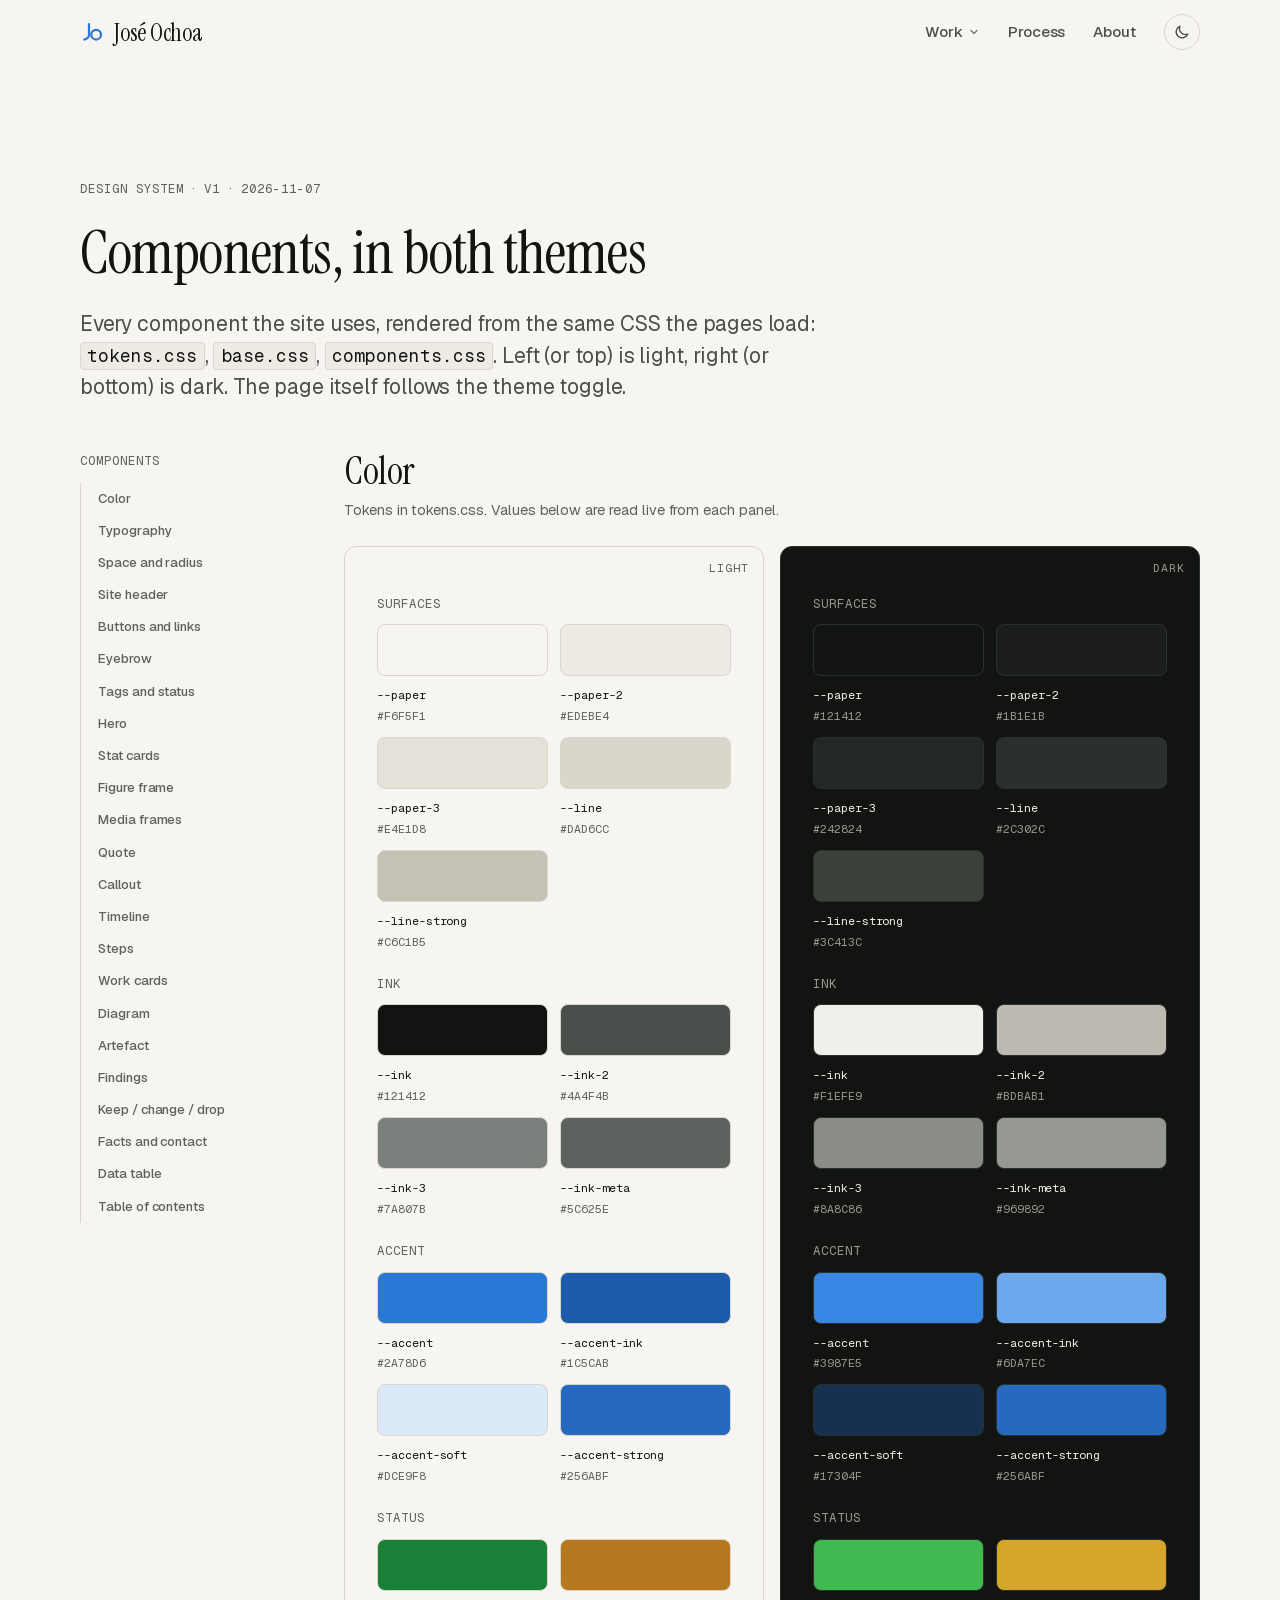
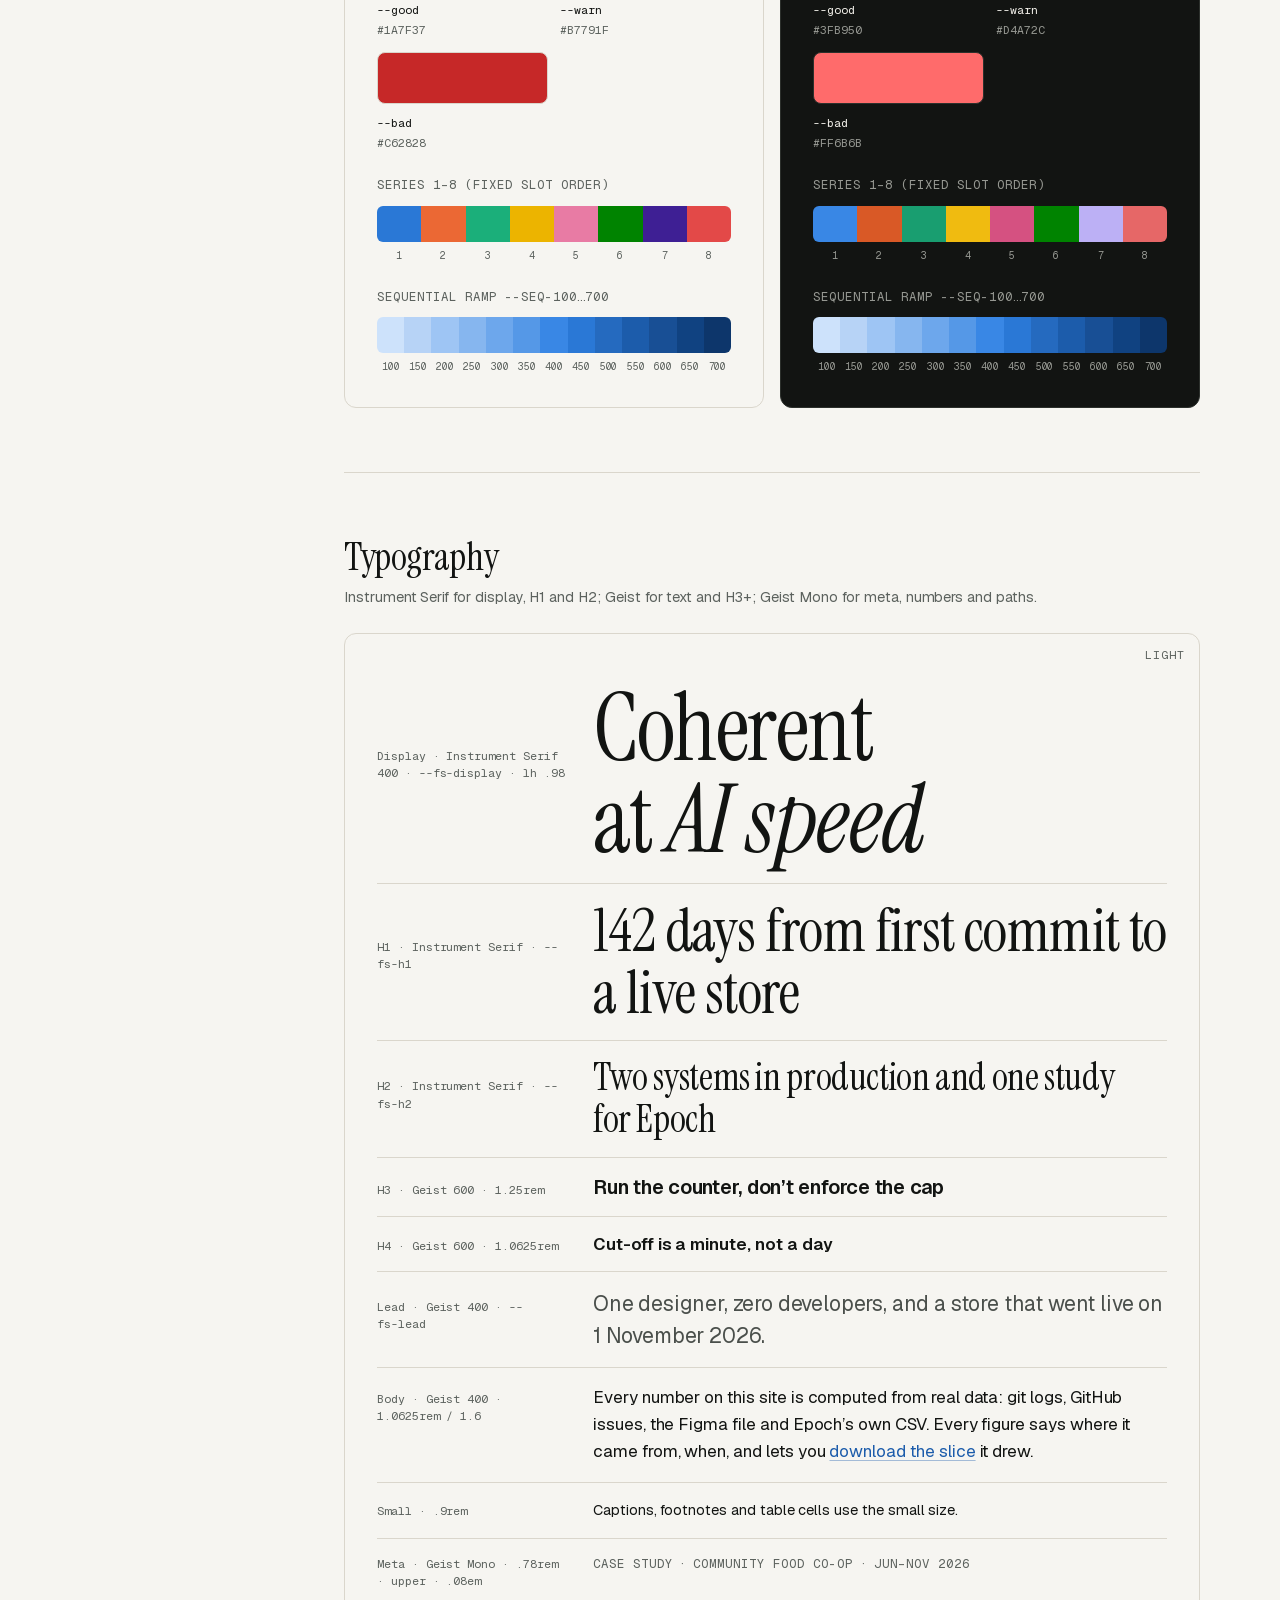
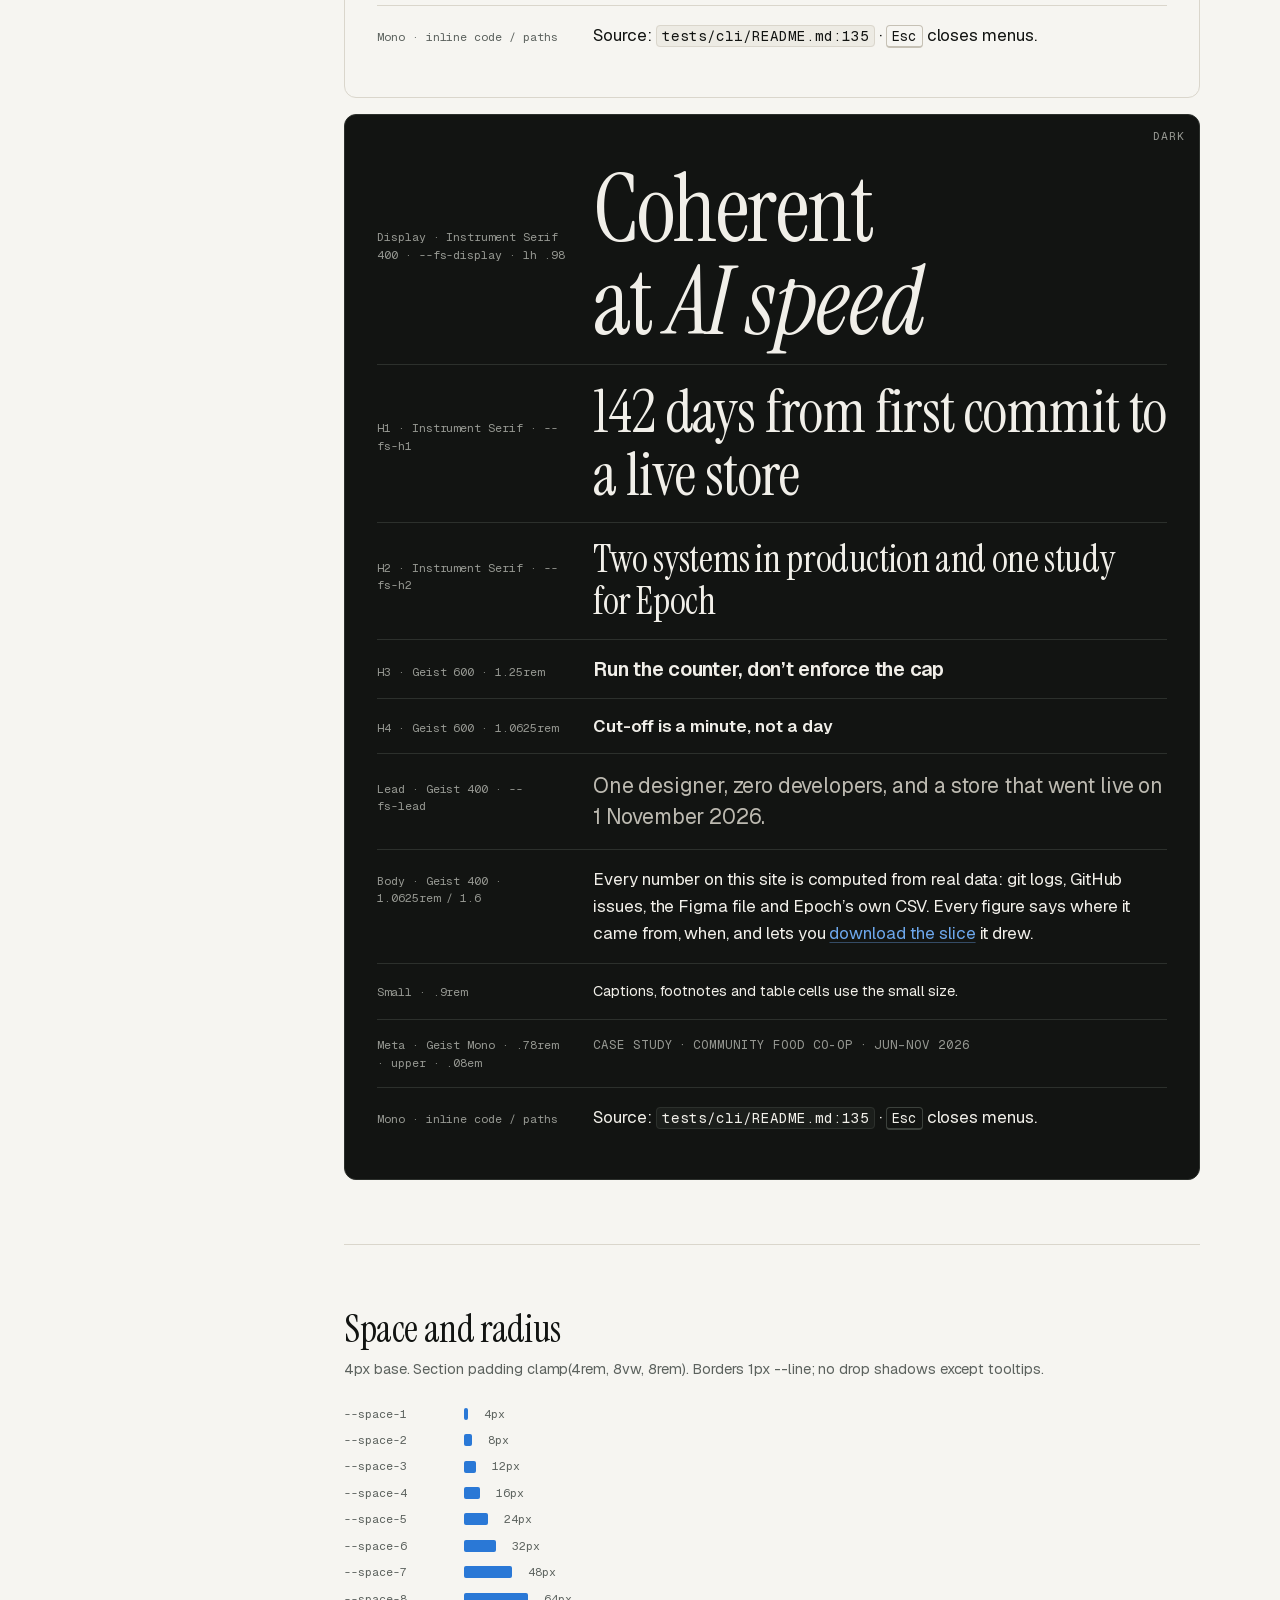
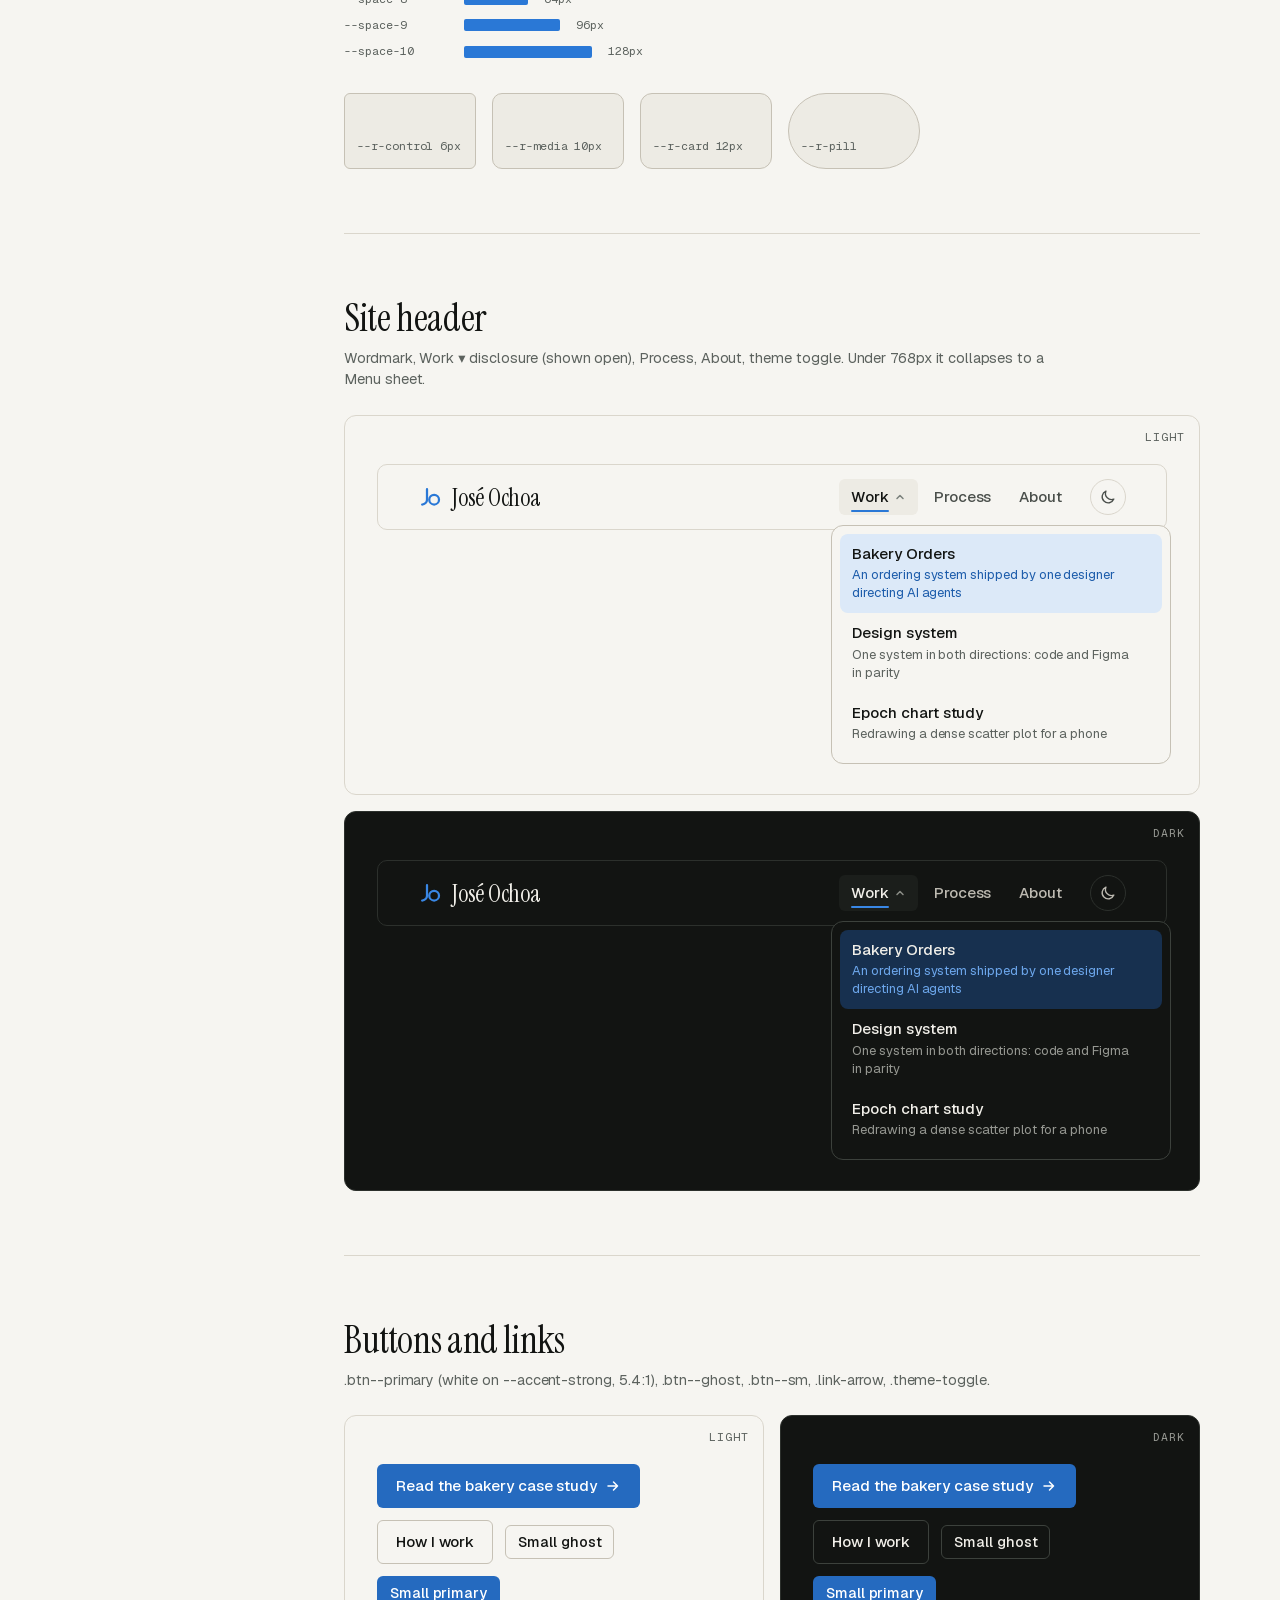
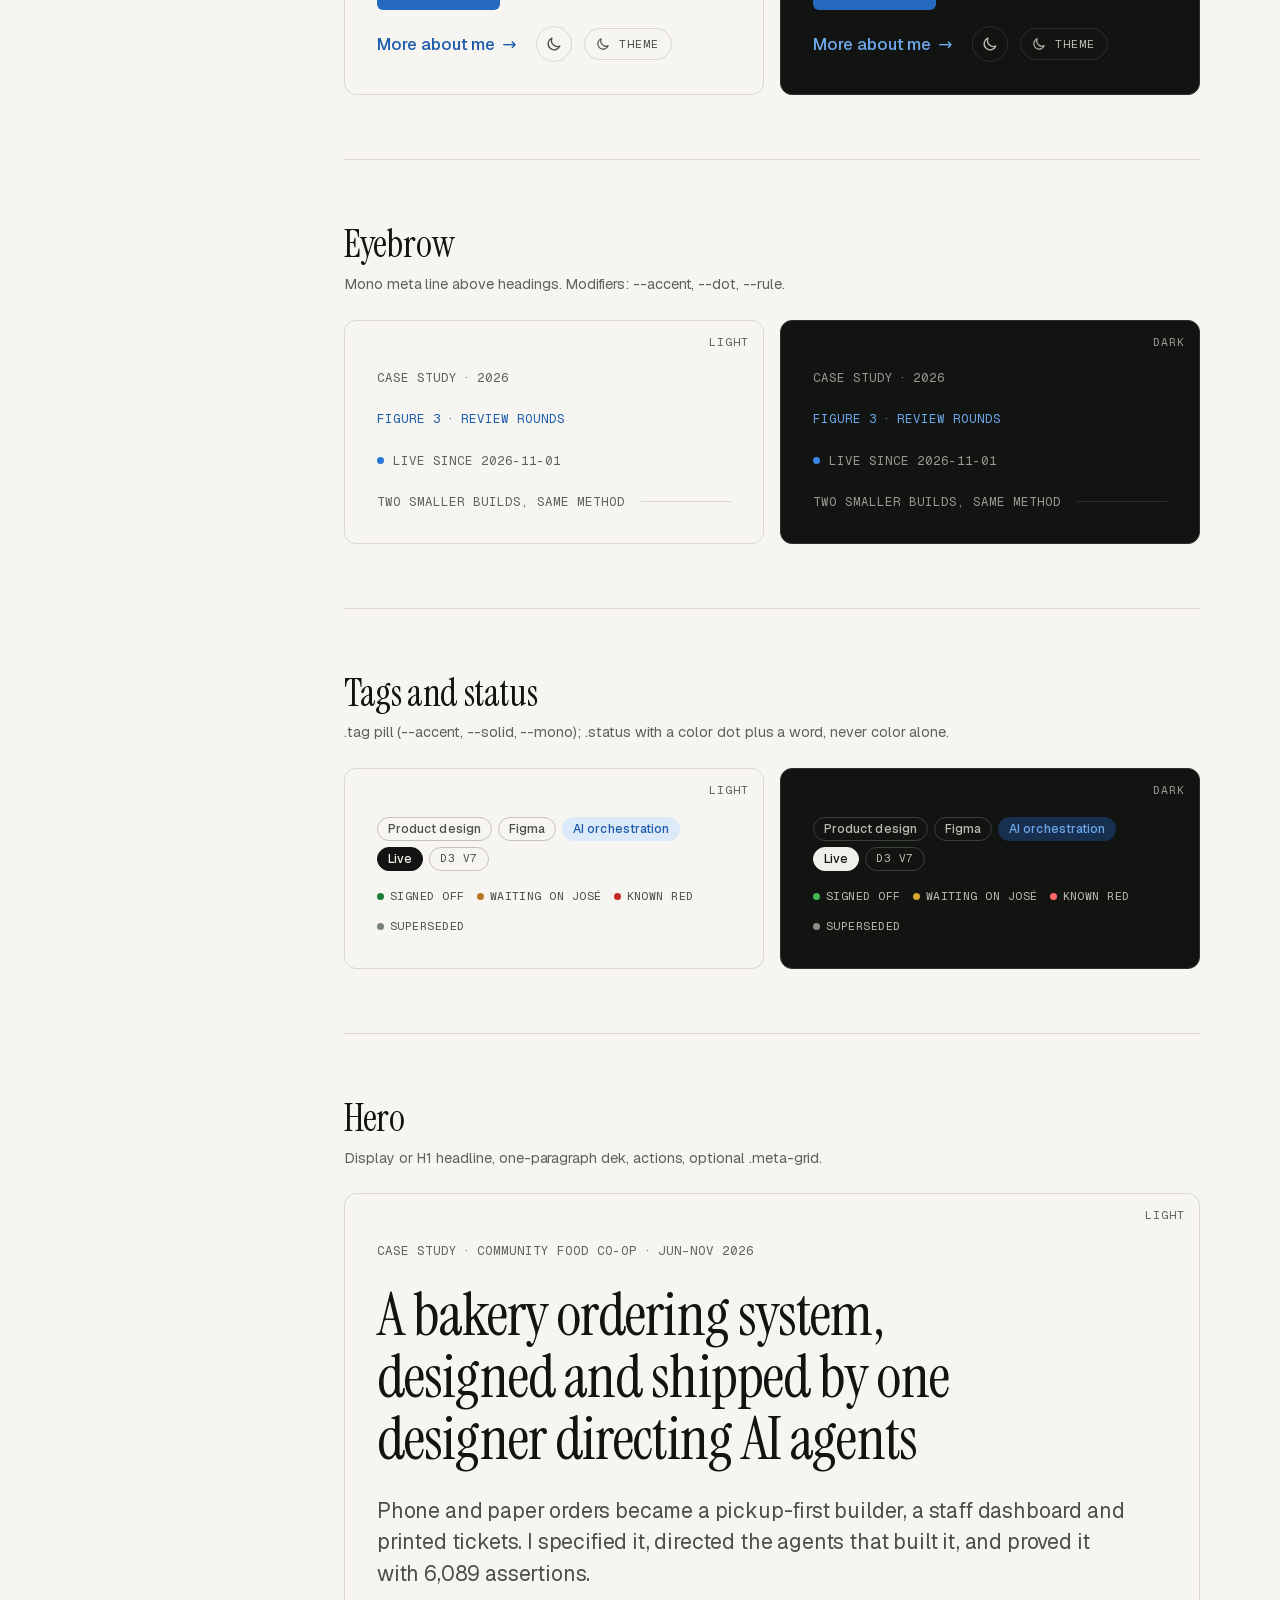
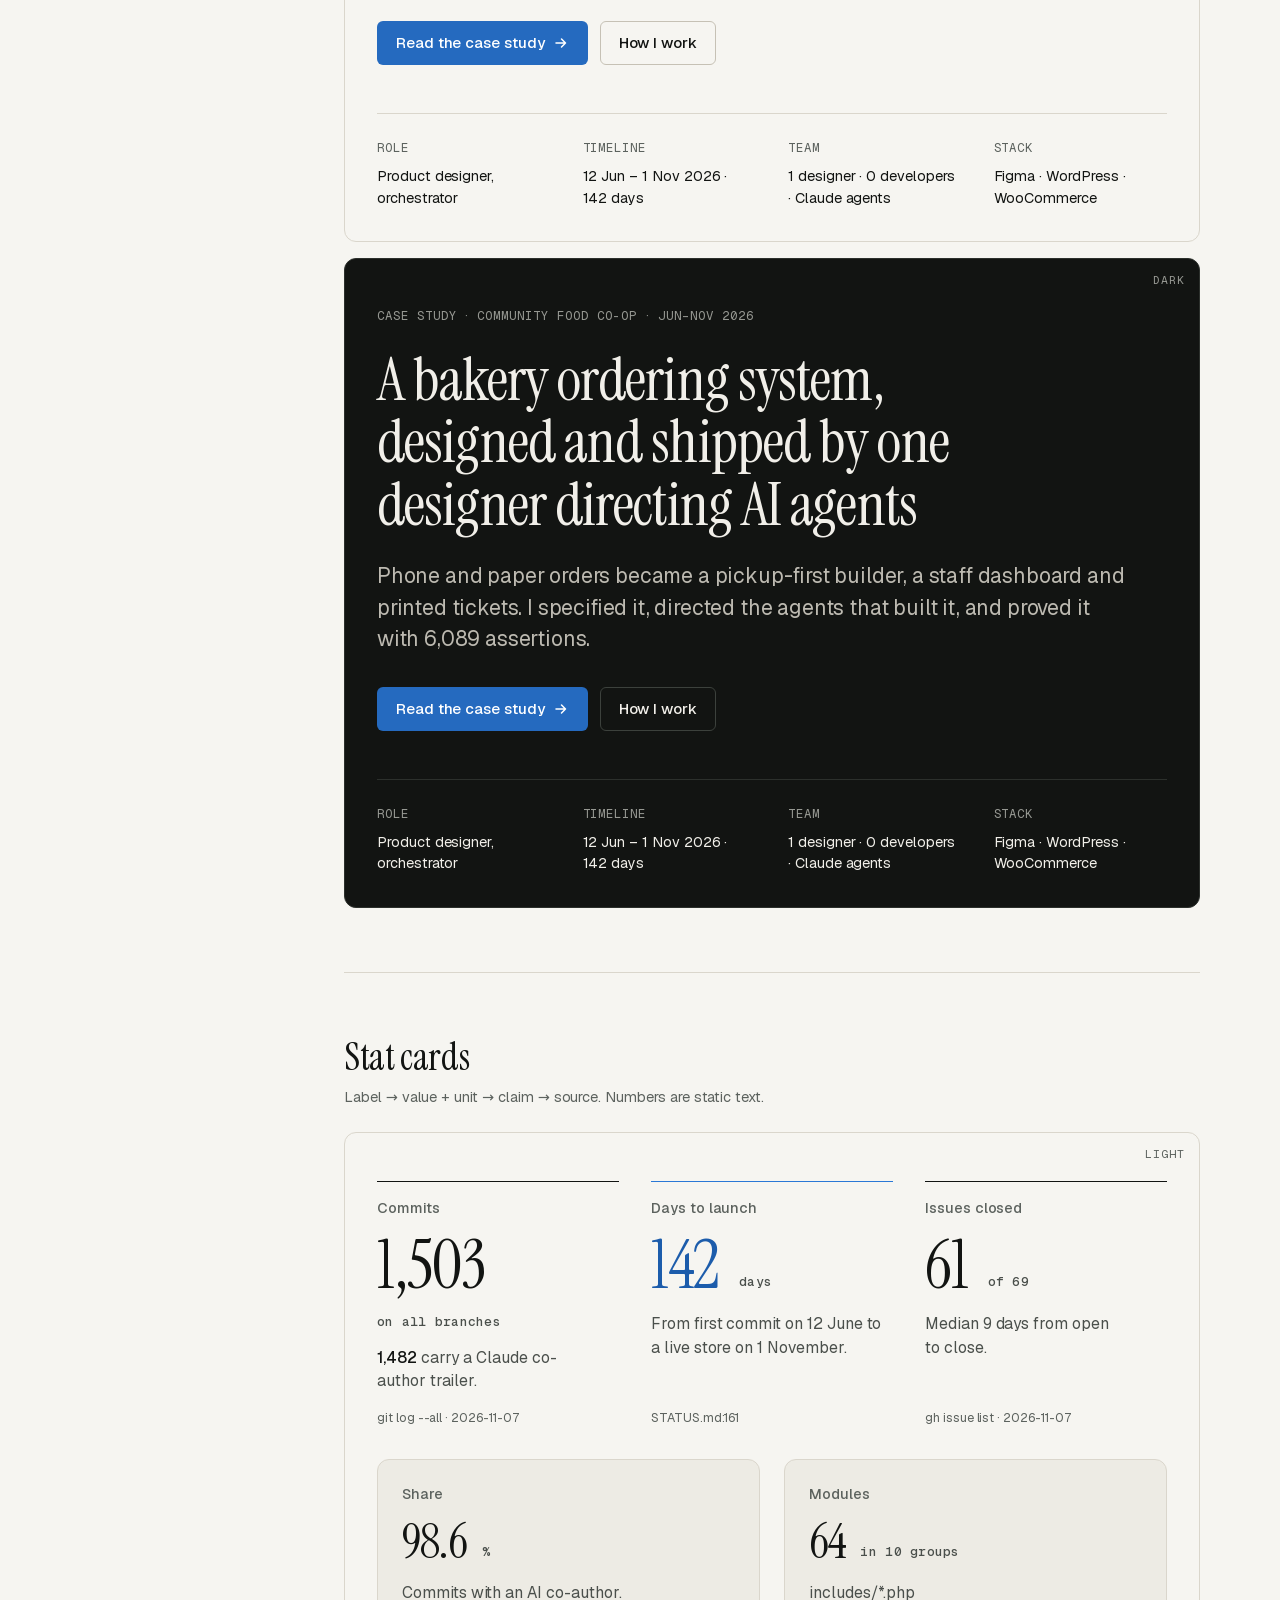
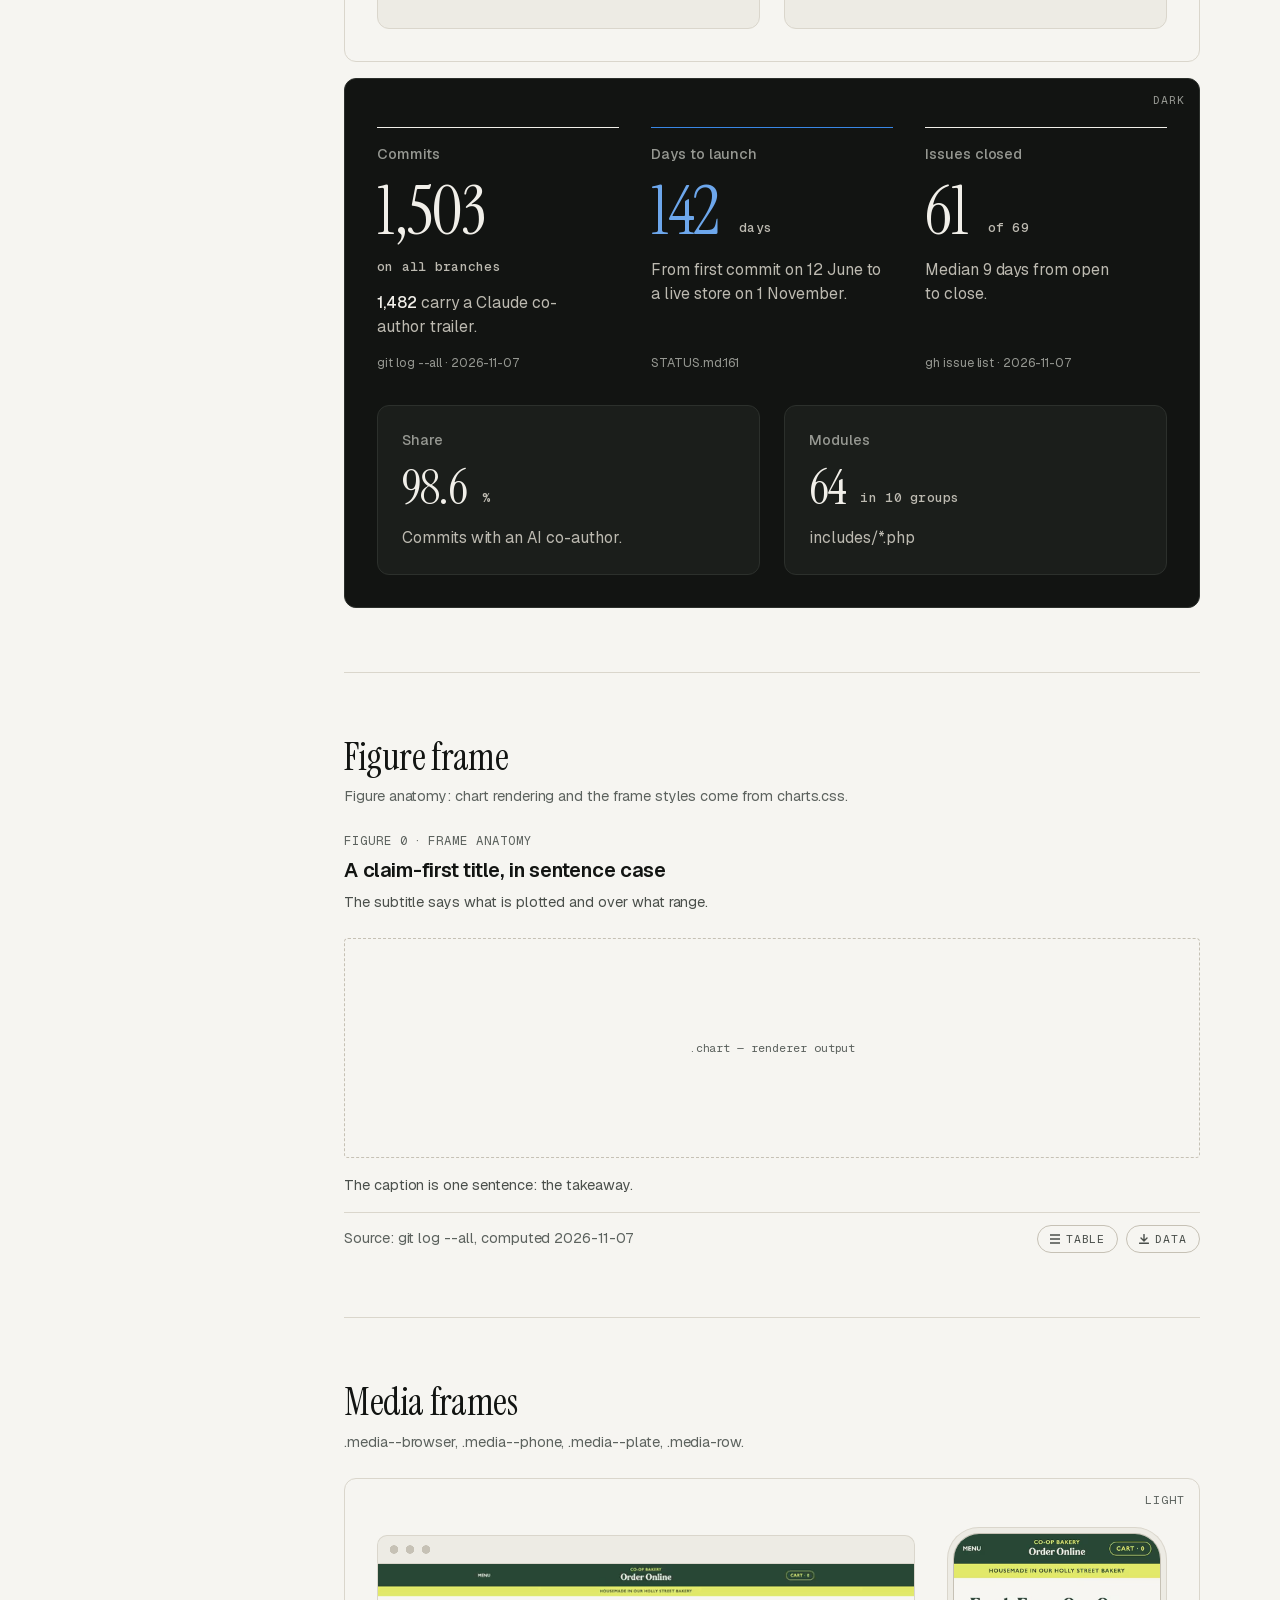
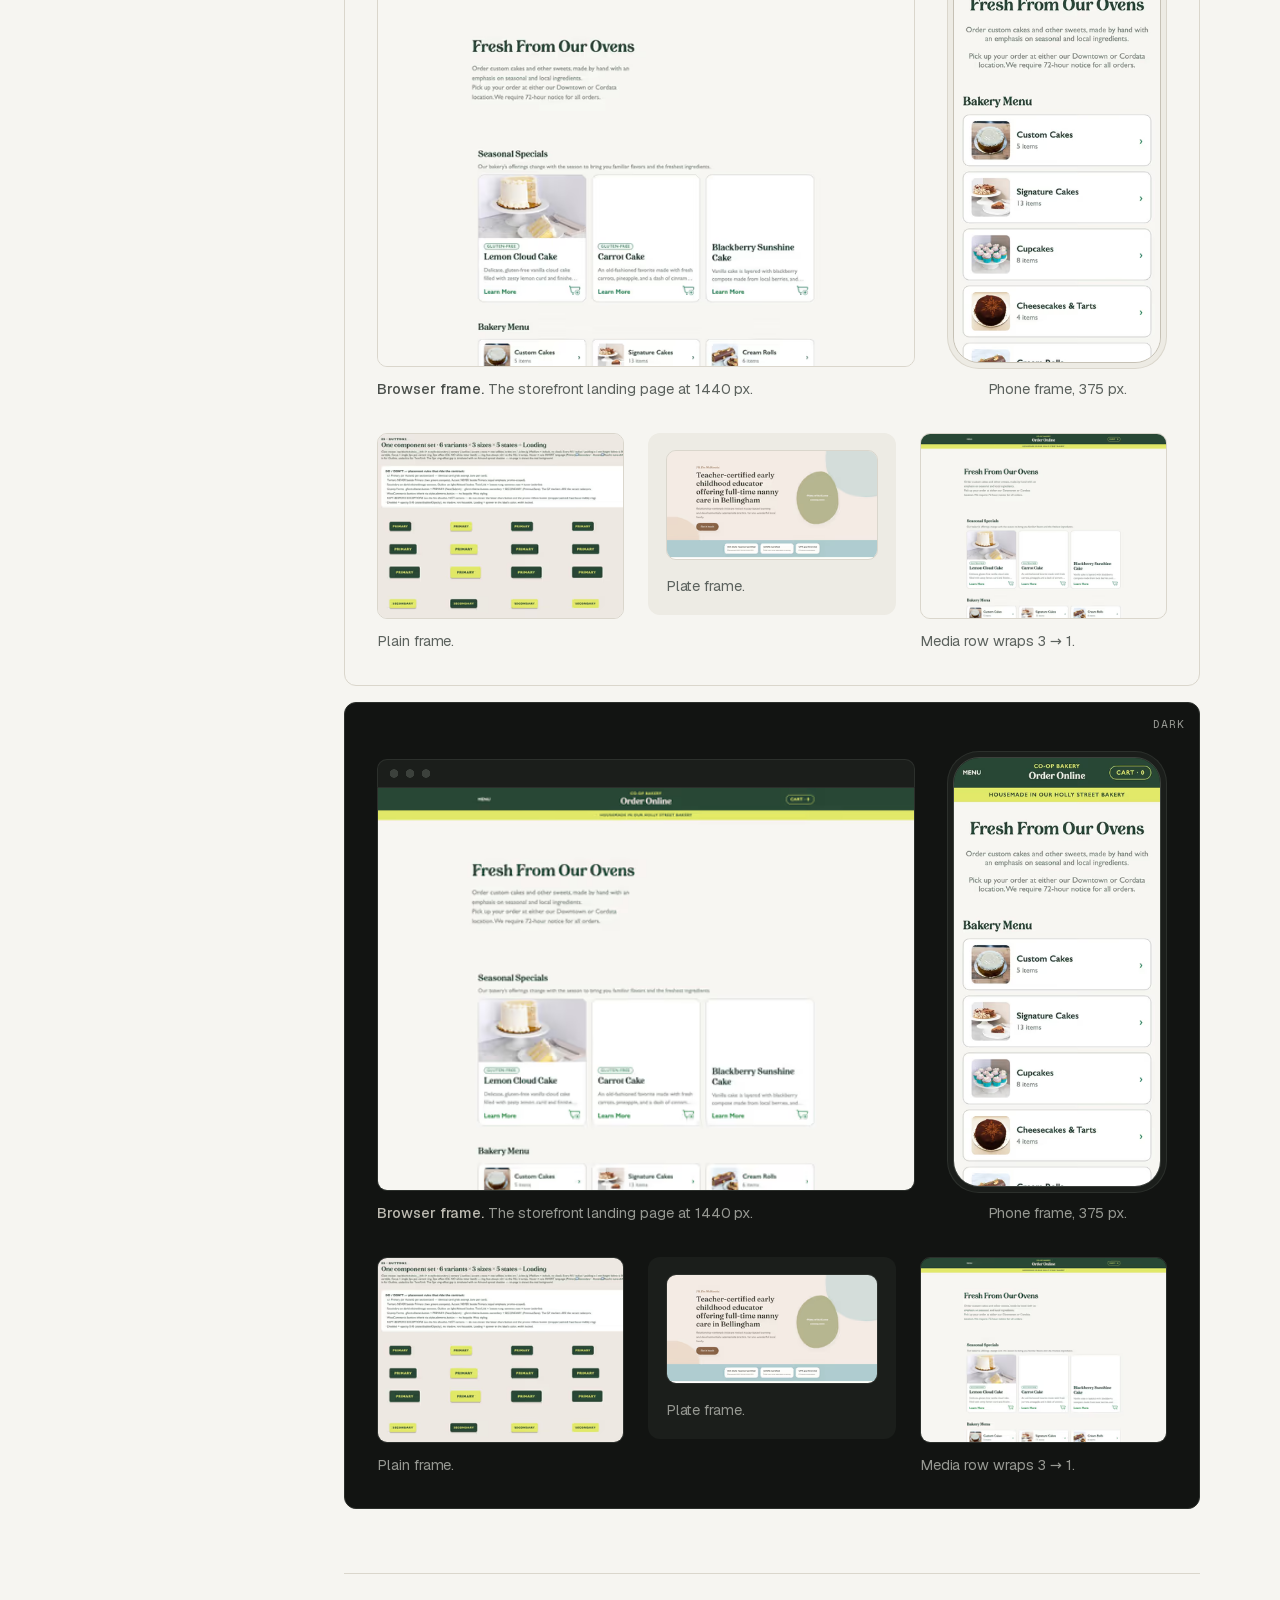
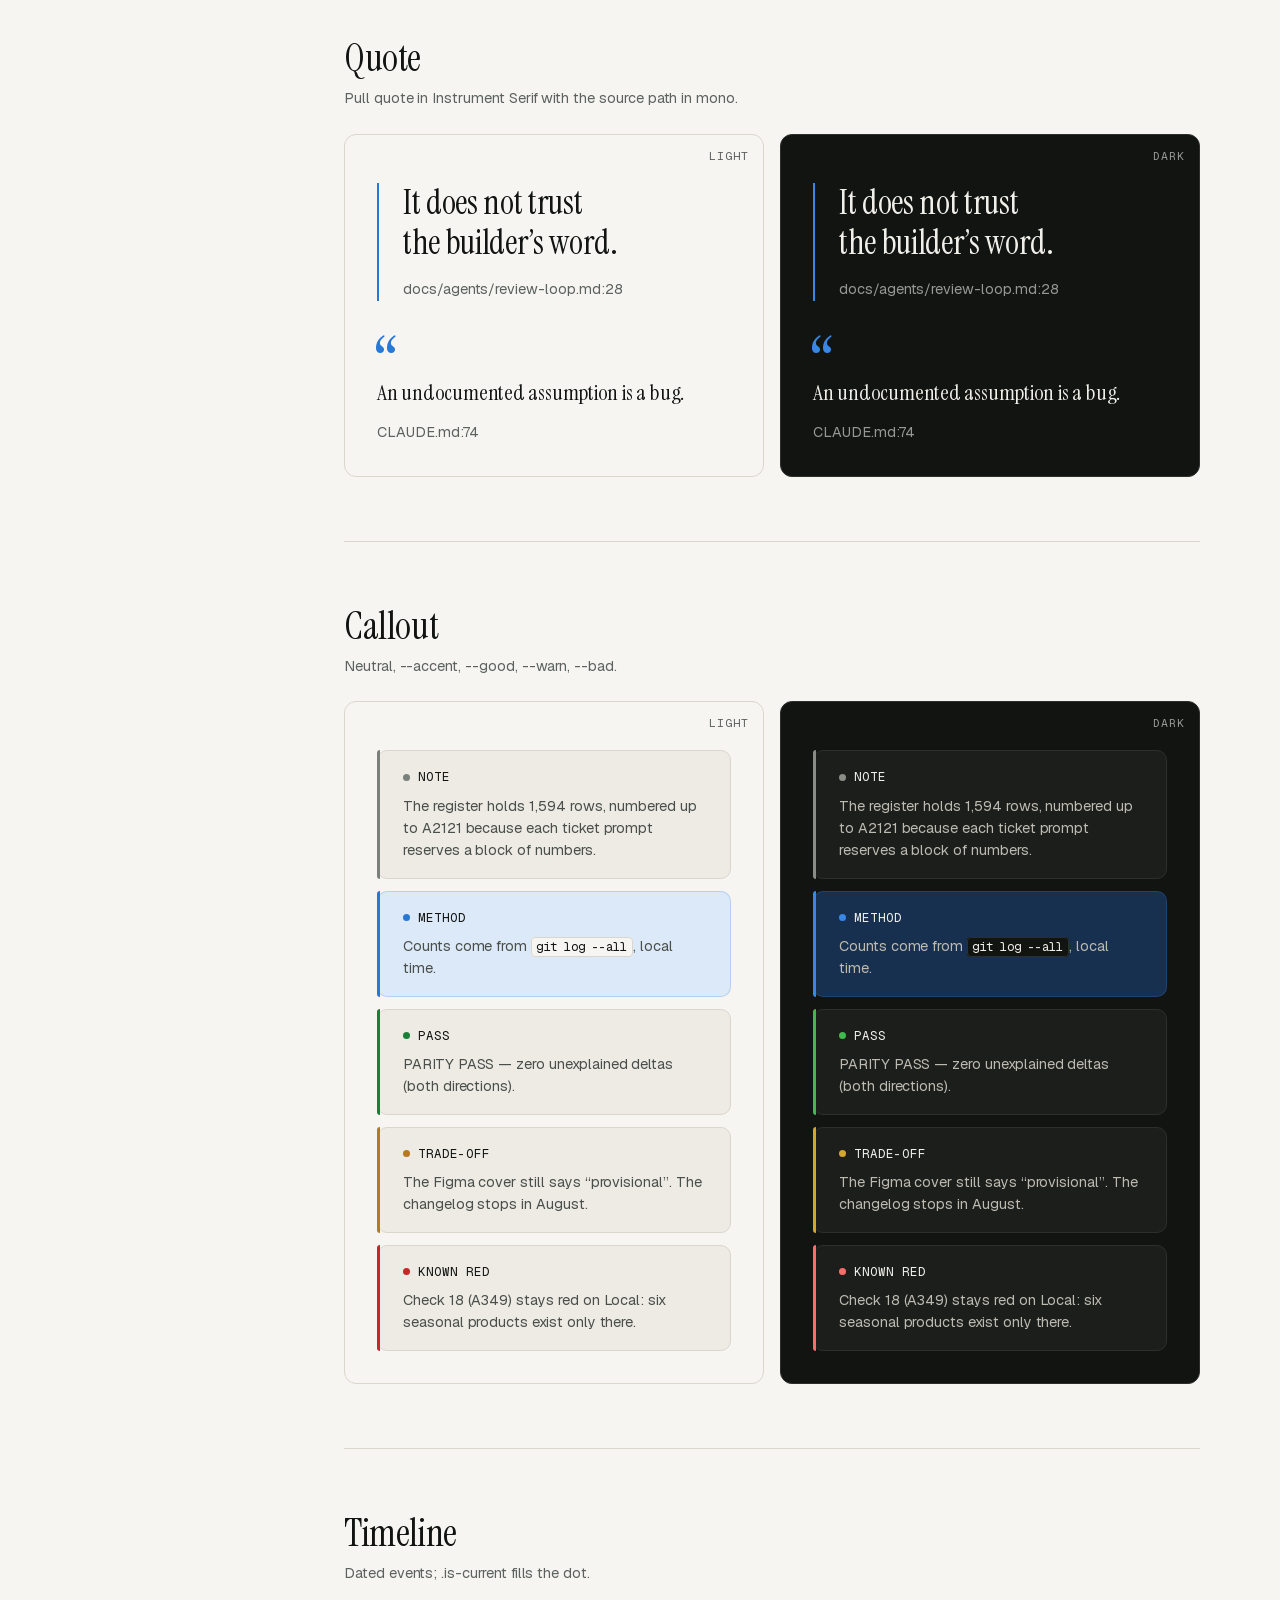
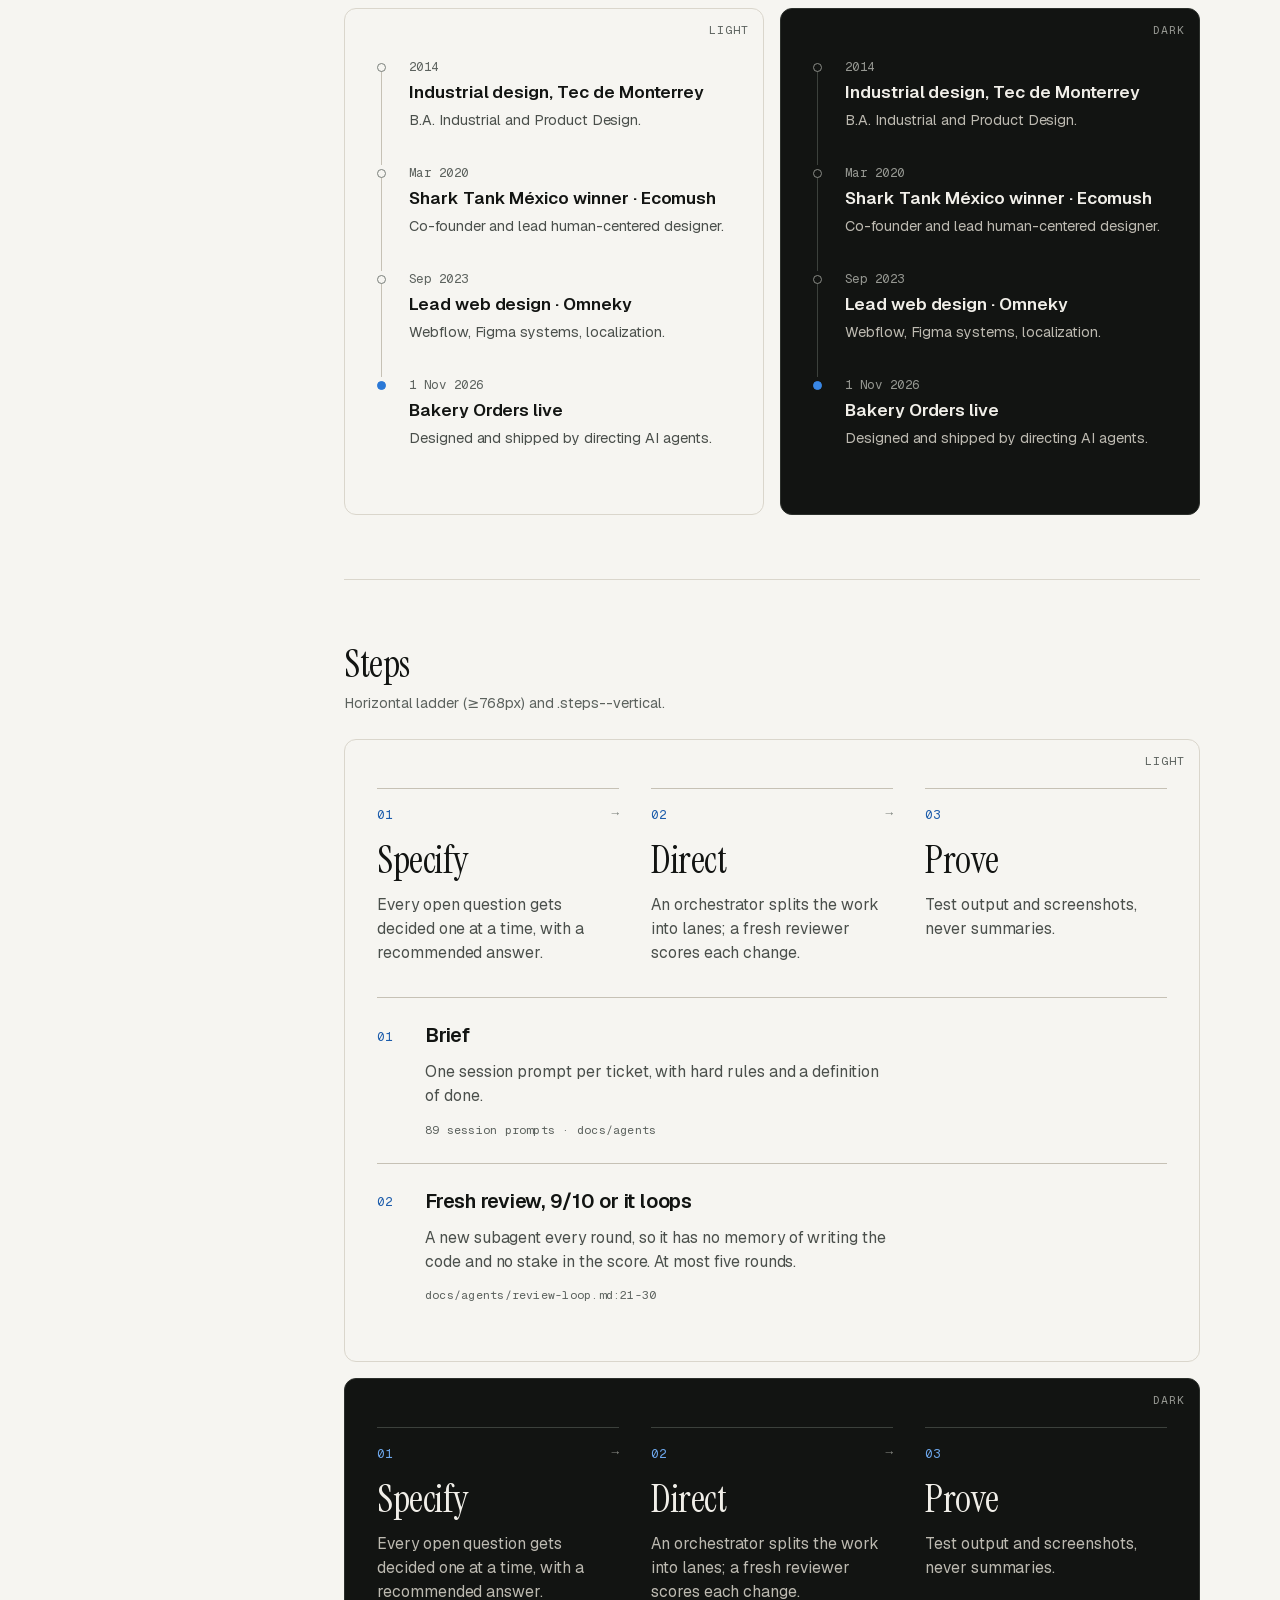
<file: styleguide/index.html>
<!doctype html>
<html lang="en">
<head>
<meta charset="utf-8">
<meta name="viewport" content="width=device-width,initial-scale=1">
<title>Styleguide — José Ochoa</title>
<meta name="description" content="Every component of the portfolio's design system, rendered in light and dark from the production CSS.">
<meta name="author" content="José Ochoa">
<meta name="robots" content="noindex">
<link rel="canonical" href="https://joseocfc.github.io/styleguide/">
<meta property="og:type" content="website">
<meta property="og:site_name" content="José Ochoa">
<meta property="og:title" content="Styleguide — José Ochoa">
<meta property="og:description" content="Every component of the portfolio's design system, rendered in light and dark from the production CSS.">
<meta property="og:url" content="https://joseocfc.github.io/styleguide/">
<meta property="og:image" content="https://joseocfc.github.io/assets/img/og/styleguide.jpg">
<meta property="og:image:type" content="image/jpeg">
<meta property="og:image:width" content="1200">
<meta property="og:image:height" content="630">
<meta property="og:image:alt" content="Top of the styleguide: the headline “Components, in both themes” and the color tokens shown in light and dark.">
<meta name="twitter:card" content="summary_large_image">
<meta name="twitter:title" content="Styleguide — José Ochoa">
<meta name="twitter:description" content="Every component of the portfolio's design system, rendered in light and dark from the production CSS.">
<meta name="twitter:image" content="https://joseocfc.github.io/assets/img/og/styleguide.jpg">
<meta name="twitter:image:alt" content="Top of the styleguide: the headline “Components, in both themes” and the color tokens shown in light and dark.">
<meta name="theme-color" content="#F6F5F1" media="(prefers-color-scheme: light)">
<meta name="theme-color" content="#121412" media="(prefers-color-scheme: dark)">
<link rel="icon" href="/assets/img/favicon.svg" type="image/svg+xml">
<!-- Theme boot: runs before first paint. Reads localStorage 'theme' ('light' | 'dark'); falls back to the OS
     preference; stamps data-theme on <html> so CSS and charts read a single source. Do not edit per page. -->
<script>(function(){var d=document.documentElement;d.classList.add('js');try{var s=localStorage.getItem('theme');d.setAttribute('data-theme',s==='light'||s==='dark'?s:(matchMedia('(prefers-color-scheme: dark)').matches?'dark':'light'));}catch(e){}})();</script>
<link rel="preload" href="/assets/fonts/instrument-serif-latin.woff2" as="font" type="font/woff2" crossorigin>
<link rel="preload" href="/assets/fonts/geist-latin.woff2" as="font" type="font/woff2" crossorigin>
<link rel="stylesheet" href="/assets/css/tokens.css">
<link rel="stylesheet" href="/assets/css/base.css">
<link rel="stylesheet" href="/assets/css/components.css">
<link rel="stylesheet" href="/assets/css/charts.css">
<link rel="stylesheet" href="/assets/css/pages/styleguide.css">
</head>
<body>
<a class="skip" href="#main">Skip to content</a>

<header class="site-header">
  <div class="site-header__inner">
    <a class="wordmark" href="/" aria-label="José Ochoa, home">
      <svg class="wordmark__mark" viewBox="0 0 32 32" width="24" height="24" aria-hidden="true" focusable="false"><path d="M12 5.5v14a6.5 6.5 0 0 1-6.5 6.5" fill="none" stroke="currentColor" stroke-width="3" stroke-linecap="round"/><circle cx="21.5" cy="19.5" r="6.5" fill="none" stroke="currentColor" stroke-width="3"/></svg>
      <span class="wordmark__name">José Ochoa</span>
    </a>

    <button class="nav-toggle" type="button" aria-expanded="false" aria-controls="site-nav">
      <span class="nav-toggle__label">Menu</span>
      <span class="nav-toggle__icon" aria-hidden="true"><span></span><span></span></span>
    </button>

    <nav class="site-nav" id="site-nav" aria-label="Primary">
      <ul class="site-nav__list">
        <li class="site-nav__item site-nav__item--menu">
          <button class="site-nav__link site-nav__trigger" type="button" aria-expanded="false" aria-controls="work-menu">
            Work
            <svg class="site-nav__chev" viewBox="0 0 12 12" width="12" height="12" aria-hidden="true" focusable="false"><path d="M3 4.5l3 3 3-3" fill="none" stroke="currentColor" stroke-width="1.5" stroke-linecap="round" stroke-linejoin="round"/></svg>
          </button>
          <p class="site-nav__group" aria-hidden="true">Work</p>
          <ul class="site-nav__menu" id="work-menu" aria-label="Work">
            <li><a class="site-nav__menu-link" href="/work/bakery-orders/">
              <span class="site-nav__menu-title">Bakery Orders</span>
              <span class="site-nav__menu-desc">An ordering system shipped by one designer directing AI agents</span>
            </a></li>
            <li><a class="site-nav__menu-link" href="/work/design-system/">
              <span class="site-nav__menu-title">Design system</span>
              <span class="site-nav__menu-desc">One system in both directions: code and Figma in parity</span>
            </a></li>
            <li><a class="site-nav__menu-link" href="/work/epoch-explorer/">
              <span class="site-nav__menu-title">Epoch chart study</span>
              <span class="site-nav__menu-desc">Redrawing a dense scatter plot for a phone</span>
            </a></li>
          </ul>
        </li>
        <li class="site-nav__item"><a class="site-nav__link" href="/process/">Process</a></li>
        <li class="site-nav__item"><a class="site-nav__link" href="/about/">About</a></li>
      </ul>
    </nav>

    <button class="theme-toggle" type="button" data-theme-toggle aria-label="Switch to dark theme">
      <svg class="theme-toggle__icon theme-toggle__icon--moon" viewBox="0 0 20 20" width="18" height="18" aria-hidden="true" focusable="false"><path d="M16.5 12.3A6.75 6.75 0 0 1 7.7 3.5a6.75 6.75 0 1 0 8.8 8.8Z" fill="none" stroke="currentColor" stroke-width="1.5" stroke-linejoin="round"/></svg>
      <svg class="theme-toggle__icon theme-toggle__icon--sun" viewBox="0 0 20 20" width="18" height="18" aria-hidden="true" focusable="false"><circle cx="10" cy="10" r="3.5" fill="none" stroke="currentColor" stroke-width="1.5"/><path d="M10 1.75v1.5M10 16.75v1.5M1.75 10h1.5M16.75 10h1.5M4.17 4.17l1.06 1.06M14.77 14.77l1.06 1.06M4.17 15.83l1.06-1.06M14.77 5.23l1.06-1.06" stroke="currentColor" stroke-width="1.5" stroke-linecap="round"/></svg>
    </button>
  </div>
</header>

<main id="main" tabindex="-1">
<!-- PAGE CONTENT -->
<div class="container">
<header class="hero sg-hero">
  <p class="eyebrow eyebrow--dots hero__eyebrow"><span class="eyebrow__seg">Design system</span><span class="eyebrow__seg">v1</span><span class="eyebrow__seg">2026-11-07</span></p>
  <h1 class="hero__title hero__title--h1">Components, in both themes</h1>
  <p class="lead hero__dek">Every component the site uses, rendered from the same CSS the pages load: <code>tokens.css</code>, <code>base.css</code>, <code>components.css</code>. Left (or top) is light, right (or bottom) is dark. The page itself follows the theme toggle.</p>
</header>
<div class="case-layout">
<nav class="toc" aria-label="On this page"><p class="toc__title">Components</p><ol class="toc__list">
<li><a class="toc__link" href="#color">Color</a></li>
<li><a class="toc__link" href="#type">Typography</a></li>
<li><a class="toc__link" href="#space">Space and radius</a></li>
<li><a class="toc__link" href="#header">Site header</a></li>
<li><a class="toc__link" href="#buttons">Buttons and links</a></li>
<li><a class="toc__link" href="#eyebrow">Eyebrow</a></li>
<li><a class="toc__link" href="#tags">Tags and status</a></li>
<li><a class="toc__link" href="#hero">Hero</a></li>
<li><a class="toc__link" href="#stats">Stat cards</a></li>
<li><a class="toc__link" href="#figure">Figure frame</a></li>
<li><a class="toc__link" href="#media">Media frames</a></li>
<li><a class="toc__link" href="#quote">Quote</a></li>
<li><a class="toc__link" href="#callout">Callout</a></li>
<li><a class="toc__link" href="#timeline">Timeline</a></li>
<li><a class="toc__link" href="#steps">Steps</a></li>
<li><a class="toc__link" href="#cards">Work cards</a></li>
<li><a class="toc__link" href="#diagram">Diagram</a></li>
<li><a class="toc__link" href="#artefact">Artefact</a></li>
<li><a class="toc__link" href="#findings">Findings</a></li>
<li><a class="toc__link" href="#kcd">Keep / change / drop</a></li>
<li><a class="toc__link" href="#facts">Facts and contact</a></li>
<li><a class="toc__link" href="#table">Data table</a></li>
<li><a class="toc__link" href="#toc">Table of contents</a></li>
<li><a class="toc__link" href="#disclosure">Disclosure</a></li>
<li><a class="toc__link" href="#casenav">Case nav</a></li>
</ol></nav>
<div class="sg-body">
<section class="sg-section" id="color" aria-labelledby="color-h"><header class="sg-section__head"><h2 class="sg-section__title" id="color-h">Color</h2><p class="sg-section__note">Tokens in tokens.css. Values below are read live from each panel.</p></header>
<div class="sg-pair sg-pair--pair"><div class="sg-panel theme-light"><p class="sg-panel__label">light</p><div class="sg-stack"><p class="eyebrow">Surfaces</p><ul class="sg-swatches" role="list"><li class="sg-swatch"><span class="sg-swatch__chip sg-bg--paper"></span><span class="sg-swatch__name">--paper</span><span class="sg-swatch__val" data-var="--paper"></span></li><li class="sg-swatch"><span class="sg-swatch__chip sg-bg--paper-2"></span><span class="sg-swatch__name">--paper-2</span><span class="sg-swatch__val" data-var="--paper-2"></span></li><li class="sg-swatch"><span class="sg-swatch__chip sg-bg--paper-3"></span><span class="sg-swatch__name">--paper-3</span><span class="sg-swatch__val" data-var="--paper-3"></span></li><li class="sg-swatch"><span class="sg-swatch__chip sg-bg--line"></span><span class="sg-swatch__name">--line</span><span class="sg-swatch__val" data-var="--line"></span></li><li class="sg-swatch"><span class="sg-swatch__chip sg-bg--line-strong"></span><span class="sg-swatch__name">--line-strong</span><span class="sg-swatch__val" data-var="--line-strong"></span></li></ul><p class="eyebrow">Ink</p><ul class="sg-swatches" role="list"><li class="sg-swatch"><span class="sg-swatch__chip sg-bg--ink"></span><span class="sg-swatch__name">--ink</span><span class="sg-swatch__val" data-var="--ink"></span></li><li class="sg-swatch"><span class="sg-swatch__chip sg-bg--ink-2"></span><span class="sg-swatch__name">--ink-2</span><span class="sg-swatch__val" data-var="--ink-2"></span></li><li class="sg-swatch"><span class="sg-swatch__chip sg-bg--ink-3"></span><span class="sg-swatch__name">--ink-3</span><span class="sg-swatch__val" data-var="--ink-3"></span></li><li class="sg-swatch"><span class="sg-swatch__chip sg-bg--ink-meta"></span><span class="sg-swatch__name">--ink-meta</span><span class="sg-swatch__val" data-var="--ink-meta"></span></li></ul><p class="eyebrow">Accent</p><ul class="sg-swatches" role="list"><li class="sg-swatch"><span class="sg-swatch__chip sg-bg--accent"></span><span class="sg-swatch__name">--accent</span><span class="sg-swatch__val" data-var="--accent"></span></li><li class="sg-swatch"><span class="sg-swatch__chip sg-bg--accent-ink"></span><span class="sg-swatch__name">--accent-ink</span><span class="sg-swatch__val" data-var="--accent-ink"></span></li><li class="sg-swatch"><span class="sg-swatch__chip sg-bg--accent-soft"></span><span class="sg-swatch__name">--accent-soft</span><span class="sg-swatch__val" data-var="--accent-soft"></span></li><li class="sg-swatch"><span class="sg-swatch__chip sg-bg--accent-strong"></span><span class="sg-swatch__name">--accent-strong</span><span class="sg-swatch__val" data-var="--accent-strong"></span></li></ul><p class="eyebrow">Status</p><ul class="sg-swatches" role="list"><li class="sg-swatch"><span class="sg-swatch__chip sg-bg--good"></span><span class="sg-swatch__name">--good</span><span class="sg-swatch__val" data-var="--good"></span></li><li class="sg-swatch"><span class="sg-swatch__chip sg-bg--warn"></span><span class="sg-swatch__name">--warn</span><span class="sg-swatch__val" data-var="--warn"></span></li><li class="sg-swatch"><span class="sg-swatch__chip sg-bg--bad"></span><span class="sg-swatch__name">--bad</span><span class="sg-swatch__val" data-var="--bad"></span></li></ul><p class="eyebrow">Series 1–8 (fixed slot order)</p><ul class="sg-ramp" role="list"><li><span class="sg-bg--series-1"></span><span class="sg-ramp__lab">1</span></li><li><span class="sg-bg--series-2"></span><span class="sg-ramp__lab">2</span></li><li><span class="sg-bg--series-3"></span><span class="sg-ramp__lab">3</span></li><li><span class="sg-bg--series-4"></span><span class="sg-ramp__lab">4</span></li><li><span class="sg-bg--series-5"></span><span class="sg-ramp__lab">5</span></li><li><span class="sg-bg--series-6"></span><span class="sg-ramp__lab">6</span></li><li><span class="sg-bg--series-7"></span><span class="sg-ramp__lab">7</span></li><li><span class="sg-bg--series-8"></span><span class="sg-ramp__lab">8</span></li></ul><p class="eyebrow">Sequential ramp --seq-100…700</p><ul class="sg-ramp sg-ramp--seq" role="list"><li><span class="sg-bg--seq-100"></span><span class="sg-ramp__lab">100</span></li><li><span class="sg-bg--seq-150"></span><span class="sg-ramp__lab">150</span></li><li><span class="sg-bg--seq-200"></span><span class="sg-ramp__lab">200</span></li><li><span class="sg-bg--seq-250"></span><span class="sg-ramp__lab">250</span></li><li><span class="sg-bg--seq-300"></span><span class="sg-ramp__lab">300</span></li><li><span class="sg-bg--seq-350"></span><span class="sg-ramp__lab">350</span></li><li><span class="sg-bg--seq-400"></span><span class="sg-ramp__lab">400</span></li><li><span class="sg-bg--seq-450"></span><span class="sg-ramp__lab">450</span></li><li><span class="sg-bg--seq-500"></span><span class="sg-ramp__lab">500</span></li><li><span class="sg-bg--seq-550"></span><span class="sg-ramp__lab">550</span></li><li><span class="sg-bg--seq-600"></span><span class="sg-ramp__lab">600</span></li><li><span class="sg-bg--seq-650"></span><span class="sg-ramp__lab">650</span></li><li><span class="sg-bg--seq-700"></span><span class="sg-ramp__lab">700</span></li></ul></div></div><div class="sg-panel theme-dark"><p class="sg-panel__label">dark</p><div class="sg-stack"><p class="eyebrow">Surfaces</p><ul class="sg-swatches" role="list"><li class="sg-swatch"><span class="sg-swatch__chip sg-bg--paper"></span><span class="sg-swatch__name">--paper</span><span class="sg-swatch__val" data-var="--paper"></span></li><li class="sg-swatch"><span class="sg-swatch__chip sg-bg--paper-2"></span><span class="sg-swatch__name">--paper-2</span><span class="sg-swatch__val" data-var="--paper-2"></span></li><li class="sg-swatch"><span class="sg-swatch__chip sg-bg--paper-3"></span><span class="sg-swatch__name">--paper-3</span><span class="sg-swatch__val" data-var="--paper-3"></span></li><li class="sg-swatch"><span class="sg-swatch__chip sg-bg--line"></span><span class="sg-swatch__name">--line</span><span class="sg-swatch__val" data-var="--line"></span></li><li class="sg-swatch"><span class="sg-swatch__chip sg-bg--line-strong"></span><span class="sg-swatch__name">--line-strong</span><span class="sg-swatch__val" data-var="--line-strong"></span></li></ul><p class="eyebrow">Ink</p><ul class="sg-swatches" role="list"><li class="sg-swatch"><span class="sg-swatch__chip sg-bg--ink"></span><span class="sg-swatch__name">--ink</span><span class="sg-swatch__val" data-var="--ink"></span></li><li class="sg-swatch"><span class="sg-swatch__chip sg-bg--ink-2"></span><span class="sg-swatch__name">--ink-2</span><span class="sg-swatch__val" data-var="--ink-2"></span></li><li class="sg-swatch"><span class="sg-swatch__chip sg-bg--ink-3"></span><span class="sg-swatch__name">--ink-3</span><span class="sg-swatch__val" data-var="--ink-3"></span></li><li class="sg-swatch"><span class="sg-swatch__chip sg-bg--ink-meta"></span><span class="sg-swatch__name">--ink-meta</span><span class="sg-swatch__val" data-var="--ink-meta"></span></li></ul><p class="eyebrow">Accent</p><ul class="sg-swatches" role="list"><li class="sg-swatch"><span class="sg-swatch__chip sg-bg--accent"></span><span class="sg-swatch__name">--accent</span><span class="sg-swatch__val" data-var="--accent"></span></li><li class="sg-swatch"><span class="sg-swatch__chip sg-bg--accent-ink"></span><span class="sg-swatch__name">--accent-ink</span><span class="sg-swatch__val" data-var="--accent-ink"></span></li><li class="sg-swatch"><span class="sg-swatch__chip sg-bg--accent-soft"></span><span class="sg-swatch__name">--accent-soft</span><span class="sg-swatch__val" data-var="--accent-soft"></span></li><li class="sg-swatch"><span class="sg-swatch__chip sg-bg--accent-strong"></span><span class="sg-swatch__name">--accent-strong</span><span class="sg-swatch__val" data-var="--accent-strong"></span></li></ul><p class="eyebrow">Status</p><ul class="sg-swatches" role="list"><li class="sg-swatch"><span class="sg-swatch__chip sg-bg--good"></span><span class="sg-swatch__name">--good</span><span class="sg-swatch__val" data-var="--good"></span></li><li class="sg-swatch"><span class="sg-swatch__chip sg-bg--warn"></span><span class="sg-swatch__name">--warn</span><span class="sg-swatch__val" data-var="--warn"></span></li><li class="sg-swatch"><span class="sg-swatch__chip sg-bg--bad"></span><span class="sg-swatch__name">--bad</span><span class="sg-swatch__val" data-var="--bad"></span></li></ul><p class="eyebrow">Series 1–8 (fixed slot order)</p><ul class="sg-ramp" role="list"><li><span class="sg-bg--series-1"></span><span class="sg-ramp__lab">1</span></li><li><span class="sg-bg--series-2"></span><span class="sg-ramp__lab">2</span></li><li><span class="sg-bg--series-3"></span><span class="sg-ramp__lab">3</span></li><li><span class="sg-bg--series-4"></span><span class="sg-ramp__lab">4</span></li><li><span class="sg-bg--series-5"></span><span class="sg-ramp__lab">5</span></li><li><span class="sg-bg--series-6"></span><span class="sg-ramp__lab">6</span></li><li><span class="sg-bg--series-7"></span><span class="sg-ramp__lab">7</span></li><li><span class="sg-bg--series-8"></span><span class="sg-ramp__lab">8</span></li></ul><p class="eyebrow">Sequential ramp --seq-100…700</p><ul class="sg-ramp sg-ramp--seq" role="list"><li><span class="sg-bg--seq-100"></span><span class="sg-ramp__lab">100</span></li><li><span class="sg-bg--seq-150"></span><span class="sg-ramp__lab">150</span></li><li><span class="sg-bg--seq-200"></span><span class="sg-ramp__lab">200</span></li><li><span class="sg-bg--seq-250"></span><span class="sg-ramp__lab">250</span></li><li><span class="sg-bg--seq-300"></span><span class="sg-ramp__lab">300</span></li><li><span class="sg-bg--seq-350"></span><span class="sg-ramp__lab">350</span></li><li><span class="sg-bg--seq-400"></span><span class="sg-ramp__lab">400</span></li><li><span class="sg-bg--seq-450"></span><span class="sg-ramp__lab">450</span></li><li><span class="sg-bg--seq-500"></span><span class="sg-ramp__lab">500</span></li><li><span class="sg-bg--seq-550"></span><span class="sg-ramp__lab">550</span></li><li><span class="sg-bg--seq-600"></span><span class="sg-ramp__lab">600</span></li><li><span class="sg-bg--seq-650"></span><span class="sg-ramp__lab">650</span></li><li><span class="sg-bg--seq-700"></span><span class="sg-ramp__lab">700</span></li></ul></div></div></div>
</section>
<section class="sg-section" id="type" aria-labelledby="type-h"><header class="sg-section__head"><h2 class="sg-section__title" id="type-h">Typography</h2><p class="sg-section__note">Instrument Serif for display, H1 and H2; Geist for text and H3+; Geist Mono for meta, numbers and paths.</p></header>
<div class="sg-pair sg-pair--stack"><div class="sg-panel theme-light"><p class="sg-panel__label">light</p><div class="sg-type">
  <div class="sg-type__row"><p class="sg-type__spec">Display · Instrument Serif 400 · --fs-display · lh .98</p><p class="display">Coherent at <em>AI speed</em></p></div>
  <div class="sg-type__row"><p class="sg-type__spec">H1 · Instrument Serif · --fs-h1</p><p class="h1">142 days from first commit to a live store</p></div>
  <div class="sg-type__row"><p class="sg-type__spec">H2 · Instrument Serif · --fs-h2</p><p class="h2">Two systems in production and one study for Epoch</p></div>
  <div class="sg-type__row"><p class="sg-type__spec">H3 · Geist 600 · 1.25rem</p><p class="h3">Run the counter, don’t enforce the cap</p></div>
  <div class="sg-type__row"><p class="sg-type__spec">H4 · Geist 600 · 1.0625rem</p><p class="h4">Cut-off is a minute, not a day</p></div>
  <div class="sg-type__row"><p class="sg-type__spec">Lead · Geist 400 · --fs-lead</p><p class="lead">One designer, zero developers, and a store that went live on 1 November 2026.</p></div>
  <div class="sg-type__row"><p class="sg-type__spec">Body · Geist 400 · 1.0625rem / 1.6</p><p>Every number on this site is computed from real data: git logs, GitHub issues, the Figma file and Epoch’s own CSV. Every figure says where it came from, when, and lets you <a href="#type">download the slice</a> it drew.</p></div>
  <div class="sg-type__row"><p class="sg-type__spec">Small · .9rem</p><p class="small">Captions, footnotes and table cells use the small size.</p></div>
  <div class="sg-type__row"><p class="sg-type__spec">Meta · Geist Mono · .78rem · upper · .08em</p><p class="eyebrow eyebrow--dots"><span class="eyebrow__seg">Case study</span><span class="eyebrow__seg">Community Food Co-op</span><span class="eyebrow__seg">Jun–Nov 2026</span></p></div>
  <div class="sg-type__row"><p class="sg-type__spec">Mono · inline code / paths</p><p>Source: <code>tests/cli/README.md:135</code> · <kbd>Esc</kbd> closes menus.</p></div>
</div></div><div class="sg-panel theme-dark"><p class="sg-panel__label">dark</p><div class="sg-type">
  <div class="sg-type__row"><p class="sg-type__spec">Display · Instrument Serif 400 · --fs-display · lh .98</p><p class="display">Coherent at <em>AI speed</em></p></div>
  <div class="sg-type__row"><p class="sg-type__spec">H1 · Instrument Serif · --fs-h1</p><p class="h1">142 days from first commit to a live store</p></div>
  <div class="sg-type__row"><p class="sg-type__spec">H2 · Instrument Serif · --fs-h2</p><p class="h2">Two systems in production and one study for Epoch</p></div>
  <div class="sg-type__row"><p class="sg-type__spec">H3 · Geist 600 · 1.25rem</p><p class="h3">Run the counter, don’t enforce the cap</p></div>
  <div class="sg-type__row"><p class="sg-type__spec">H4 · Geist 600 · 1.0625rem</p><p class="h4">Cut-off is a minute, not a day</p></div>
  <div class="sg-type__row"><p class="sg-type__spec">Lead · Geist 400 · --fs-lead</p><p class="lead">One designer, zero developers, and a store that went live on 1 November 2026.</p></div>
  <div class="sg-type__row"><p class="sg-type__spec">Body · Geist 400 · 1.0625rem / 1.6</p><p>Every number on this site is computed from real data: git logs, GitHub issues, the Figma file and Epoch’s own CSV. Every figure says where it came from, when, and lets you <a href="#type">download the slice</a> it drew.</p></div>
  <div class="sg-type__row"><p class="sg-type__spec">Small · .9rem</p><p class="small">Captions, footnotes and table cells use the small size.</p></div>
  <div class="sg-type__row"><p class="sg-type__spec">Meta · Geist Mono · .78rem · upper · .08em</p><p class="eyebrow eyebrow--dots"><span class="eyebrow__seg">Case study</span><span class="eyebrow__seg">Community Food Co-op</span><span class="eyebrow__seg">Jun–Nov 2026</span></p></div>
  <div class="sg-type__row"><p class="sg-type__spec">Mono · inline code / paths</p><p>Source: <code>tests/cli/README.md:135</code> · <kbd>Esc</kbd> closes menus.</p></div>
</div></div></div>
</section>
<section class="sg-section" id="space" aria-labelledby="space-h"><header class="sg-section__head"><h2 class="sg-section__title" id="space-h">Space and radius</h2><p class="sg-section__note">4px base. Section padding clamp(4rem, 8vw, 8rem). Borders 1px --line; no drop shadows except tooltips.</p></header>
<div class="sg-single"><ul class="sg-space" role="list"><li><span class="sg-space__lab">--space-1</span><span class="sg-space__bar sg-w--space-1"></span><span class="sg-space__px">4px</span></li><li><span class="sg-space__lab">--space-2</span><span class="sg-space__bar sg-w--space-2"></span><span class="sg-space__px">8px</span></li><li><span class="sg-space__lab">--space-3</span><span class="sg-space__bar sg-w--space-3"></span><span class="sg-space__px">12px</span></li><li><span class="sg-space__lab">--space-4</span><span class="sg-space__bar sg-w--space-4"></span><span class="sg-space__px">16px</span></li><li><span class="sg-space__lab">--space-5</span><span class="sg-space__bar sg-w--space-5"></span><span class="sg-space__px">24px</span></li><li><span class="sg-space__lab">--space-6</span><span class="sg-space__bar sg-w--space-6"></span><span class="sg-space__px">32px</span></li><li><span class="sg-space__lab">--space-7</span><span class="sg-space__bar sg-w--space-7"></span><span class="sg-space__px">48px</span></li><li><span class="sg-space__lab">--space-8</span><span class="sg-space__bar sg-w--space-8"></span><span class="sg-space__px">64px</span></li><li><span class="sg-space__lab">--space-9</span><span class="sg-space__bar sg-w--space-9"></span><span class="sg-space__px">96px</span></li><li><span class="sg-space__lab">--space-10</span><span class="sg-space__bar sg-w--space-10"></span><span class="sg-space__px">128px</span></li></ul>
<div class="sg-radii"><div class="sg-r--r-control"><span>--r-control 6px</span></div><div class="sg-r--r-media"><span>--r-media 10px</span></div><div class="sg-r--r-card"><span>--r-card 12px</span></div><div class="sg-r--r-pill"><span>--r-pill</span></div></div></div>
</section>
<section class="sg-section" id="header" aria-labelledby="header-h"><header class="sg-section__head"><h2 class="sg-section__title" id="header-h">Site header</h2><p class="sg-section__note">Wordmark, Work ▾ disclosure (shown open), Process, About, theme toggle. Under 768px it collapses to a Menu sheet.</p></header>
<div class="sg-pair sg-pair--stack"><div class="sg-panel theme-light"><p class="sg-panel__label">light</p><header class="site-header site-header--specimen">
  <div class="site-header__inner">
    <a class="wordmark" href="/" aria-label="José Ochoa, home"><svg class="wordmark__mark" viewBox="0 0 32 32" width="24" height="24" aria-hidden="true" focusable="false"><path d="M12 5.5v14a6.5 6.5 0 0 1-6.5 6.5" fill="none" stroke="currentColor" stroke-width="3" stroke-linecap="round"/><circle cx="21.5" cy="19.5" r="6.5" fill="none" stroke="currentColor" stroke-width="3"/></svg><span class="wordmark__name">José Ochoa</span></a>
    <nav class="site-nav" aria-label="Header specimen, light theme">
      <ul class="site-nav__list">
        <li class="site-nav__item site-nav__item--menu">
          <button class="site-nav__link site-nav__trigger is-current" type="button" aria-expanded="true" aria-controls="sg-work-l">Work <svg class="site-nav__chev" viewBox="0 0 12 12" width="12" height="12" aria-hidden="true"><path d="M3 4.5l3 3 3-3" fill="none" stroke="currentColor" stroke-width="1.5" stroke-linecap="round" stroke-linejoin="round"/></svg></button>
          <ul class="site-nav__menu" id="sg-work-l" aria-label="Work">
            <li><a class="site-nav__menu-link" href="/work/bakery-orders/" aria-current="page"><span class="site-nav__menu-title">Bakery Orders</span><span class="site-nav__menu-desc">An ordering system shipped by one designer directing AI agents</span></a></li>
            <li><a class="site-nav__menu-link" href="/work/design-system/"><span class="site-nav__menu-title">Design system</span><span class="site-nav__menu-desc">One system in both directions: code and Figma in parity</span></a></li>
            <li><a class="site-nav__menu-link" href="/work/epoch-explorer/"><span class="site-nav__menu-title">Epoch chart study</span><span class="site-nav__menu-desc">Redrawing a dense scatter plot for a phone</span></a></li>
          </ul>
        </li>
        <li class="site-nav__item"><a class="site-nav__link" href="/process/">Process</a></li>
        <li class="site-nav__item"><a class="site-nav__link" href="/about/">About</a></li>
      </ul>
    </nav>
    <button class="theme-toggle" type="button" data-theme-toggle aria-label="Switch theme"><svg class="theme-toggle__icon theme-toggle__icon--moon" viewBox="0 0 20 20" width="18" height="18" aria-hidden="true" focusable="false"><path d="M16.5 12.3A6.75 6.75 0 0 1 7.7 3.5a6.75 6.75 0 1 0 8.8 8.8Z" fill="none" stroke="currentColor" stroke-width="1.5" stroke-linejoin="round"/></svg><svg class="theme-toggle__icon theme-toggle__icon--sun" viewBox="0 0 20 20" width="18" height="18" aria-hidden="true" focusable="false"><circle cx="10" cy="10" r="3.5" fill="none" stroke="currentColor" stroke-width="1.5"/><path d="M10 1.75v1.5M10 16.75v1.5M1.75 10h1.5M16.75 10h1.5M4.17 4.17l1.06 1.06M14.77 14.77l1.06 1.06M4.17 15.83l1.06-1.06M14.77 5.23l1.06-1.06" stroke="currentColor" stroke-width="1.5" stroke-linecap="round"/></svg></button>
  </div>
</header></div><div class="sg-panel theme-dark"><p class="sg-panel__label">dark</p><header class="site-header site-header--specimen">
  <div class="site-header__inner">
    <a class="wordmark" href="/" aria-label="José Ochoa, home"><svg class="wordmark__mark" viewBox="0 0 32 32" width="24" height="24" aria-hidden="true" focusable="false"><path d="M12 5.5v14a6.5 6.5 0 0 1-6.5 6.5" fill="none" stroke="currentColor" stroke-width="3" stroke-linecap="round"/><circle cx="21.5" cy="19.5" r="6.5" fill="none" stroke="currentColor" stroke-width="3"/></svg><span class="wordmark__name">José Ochoa</span></a>
    <nav class="site-nav" aria-label="Header specimen, dark theme">
      <ul class="site-nav__list">
        <li class="site-nav__item site-nav__item--menu">
          <button class="site-nav__link site-nav__trigger is-current" type="button" aria-expanded="true" aria-controls="sg-work-d">Work <svg class="site-nav__chev" viewBox="0 0 12 12" width="12" height="12" aria-hidden="true"><path d="M3 4.5l3 3 3-3" fill="none" stroke="currentColor" stroke-width="1.5" stroke-linecap="round" stroke-linejoin="round"/></svg></button>
          <ul class="site-nav__menu" id="sg-work-d" aria-label="Work">
            <li><a class="site-nav__menu-link" href="/work/bakery-orders/" aria-current="page"><span class="site-nav__menu-title">Bakery Orders</span><span class="site-nav__menu-desc">An ordering system shipped by one designer directing AI agents</span></a></li>
            <li><a class="site-nav__menu-link" href="/work/design-system/"><span class="site-nav__menu-title">Design system</span><span class="site-nav__menu-desc">One system in both directions: code and Figma in parity</span></a></li>
            <li><a class="site-nav__menu-link" href="/work/epoch-explorer/"><span class="site-nav__menu-title">Epoch chart study</span><span class="site-nav__menu-desc">Redrawing a dense scatter plot for a phone</span></a></li>
          </ul>
        </li>
        <li class="site-nav__item"><a class="site-nav__link" href="/process/">Process</a></li>
        <li class="site-nav__item"><a class="site-nav__link" href="/about/">About</a></li>
      </ul>
    </nav>
    <button class="theme-toggle" type="button" data-theme-toggle aria-label="Switch theme"><svg class="theme-toggle__icon theme-toggle__icon--moon" viewBox="0 0 20 20" width="18" height="18" aria-hidden="true" focusable="false"><path d="M16.5 12.3A6.75 6.75 0 0 1 7.7 3.5a6.75 6.75 0 1 0 8.8 8.8Z" fill="none" stroke="currentColor" stroke-width="1.5" stroke-linejoin="round"/></svg><svg class="theme-toggle__icon theme-toggle__icon--sun" viewBox="0 0 20 20" width="18" height="18" aria-hidden="true" focusable="false"><circle cx="10" cy="10" r="3.5" fill="none" stroke="currentColor" stroke-width="1.5"/><path d="M10 1.75v1.5M10 16.75v1.5M1.75 10h1.5M16.75 10h1.5M4.17 4.17l1.06 1.06M14.77 14.77l1.06 1.06M4.17 15.83l1.06-1.06M14.77 5.23l1.06-1.06" stroke="currentColor" stroke-width="1.5" stroke-linecap="round"/></svg></button>
  </div>
</header></div></div>
</section>
<section class="sg-section" id="buttons" aria-labelledby="buttons-h"><header class="sg-section__head"><h2 class="sg-section__title" id="buttons-h">Buttons and links</h2><p class="sg-section__note">.btn--primary (white on --accent-strong, 5.4:1), .btn--ghost, .btn--sm, .link-arrow, .theme-toggle.</p></header>
<div class="sg-pair sg-pair--pair"><div class="sg-panel theme-light"><p class="sg-panel__label">light</p><div class="sg-row">
  <a class="btn btn--primary" href="#buttons">Read the bakery case study <svg class="btn__arrow" viewBox="0 0 16 16" width="16" height="16" aria-hidden="true" focusable="false"><path d="M3 8h9.5M8.5 4l4 4-4 4" fill="none" stroke="currentColor" stroke-width="1.5" stroke-linecap="round" stroke-linejoin="round"/></svg></a>
  <a class="btn btn--ghost" href="#buttons">How I work</a>
  <button class="btn btn--ghost btn--sm" type="button">Small ghost</button>
  <button class="btn btn--primary btn--sm" type="button">Small primary</button>
</div>
<div class="sg-row"><a class="link-arrow" href="#buttons">More about me</a> <button class="theme-toggle" type="button" data-theme-toggle aria-label="Switch theme"><svg class="theme-toggle__icon theme-toggle__icon--moon" viewBox="0 0 20 20" width="18" height="18" aria-hidden="true" focusable="false"><path d="M16.5 12.3A6.75 6.75 0 0 1 7.7 3.5a6.75 6.75 0 1 0 8.8 8.8Z" fill="none" stroke="currentColor" stroke-width="1.5" stroke-linejoin="round"/></svg><svg class="theme-toggle__icon theme-toggle__icon--sun" viewBox="0 0 20 20" width="18" height="18" aria-hidden="true" focusable="false"><circle cx="10" cy="10" r="3.5" fill="none" stroke="currentColor" stroke-width="1.5"/><path d="M10 1.75v1.5M10 16.75v1.5M1.75 10h1.5M16.75 10h1.5M4.17 4.17l1.06 1.06M14.77 14.77l1.06 1.06M4.17 15.83l1.06-1.06M14.77 5.23l1.06-1.06" stroke="currentColor" stroke-width="1.5" stroke-linecap="round"/></svg></button> <button class="theme-toggle theme-toggle--labelled" type="button" data-theme-toggle aria-label="Switch theme"><svg class="theme-toggle__icon theme-toggle__icon--moon" viewBox="0 0 20 20" width="16" height="16" aria-hidden="true" focusable="false"><path d="M16.5 12.3A6.75 6.75 0 0 1 7.7 3.5a6.75 6.75 0 1 0 8.8 8.8Z" fill="none" stroke="currentColor" stroke-width="1.5" stroke-linejoin="round"/></svg><svg class="theme-toggle__icon theme-toggle__icon--sun" viewBox="0 0 20 20" width="16" height="16" aria-hidden="true" focusable="false"><circle cx="10" cy="10" r="3.5" fill="none" stroke="currentColor" stroke-width="1.5"/><path d="M10 1.75v1.5M10 16.75v1.5M1.75 10h1.5M16.75 10h1.5M4.17 4.17l1.06 1.06M14.77 14.77l1.06 1.06M4.17 15.83l1.06-1.06M14.77 5.23l1.06-1.06" stroke="currentColor" stroke-width="1.5" stroke-linecap="round"/></svg><span class="theme-toggle__text" aria-hidden="true">Theme</span></button></div></div><div class="sg-panel theme-dark"><p class="sg-panel__label">dark</p><div class="sg-row">
  <a class="btn btn--primary" href="#buttons">Read the bakery case study <svg class="btn__arrow" viewBox="0 0 16 16" width="16" height="16" aria-hidden="true" focusable="false"><path d="M3 8h9.5M8.5 4l4 4-4 4" fill="none" stroke="currentColor" stroke-width="1.5" stroke-linecap="round" stroke-linejoin="round"/></svg></a>
  <a class="btn btn--ghost" href="#buttons">How I work</a>
  <button class="btn btn--ghost btn--sm" type="button">Small ghost</button>
  <button class="btn btn--primary btn--sm" type="button">Small primary</button>
</div>
<div class="sg-row"><a class="link-arrow" href="#buttons">More about me</a> <button class="theme-toggle" type="button" data-theme-toggle aria-label="Switch theme"><svg class="theme-toggle__icon theme-toggle__icon--moon" viewBox="0 0 20 20" width="18" height="18" aria-hidden="true" focusable="false"><path d="M16.5 12.3A6.75 6.75 0 0 1 7.7 3.5a6.75 6.75 0 1 0 8.8 8.8Z" fill="none" stroke="currentColor" stroke-width="1.5" stroke-linejoin="round"/></svg><svg class="theme-toggle__icon theme-toggle__icon--sun" viewBox="0 0 20 20" width="18" height="18" aria-hidden="true" focusable="false"><circle cx="10" cy="10" r="3.5" fill="none" stroke="currentColor" stroke-width="1.5"/><path d="M10 1.75v1.5M10 16.75v1.5M1.75 10h1.5M16.75 10h1.5M4.17 4.17l1.06 1.06M14.77 14.77l1.06 1.06M4.17 15.83l1.06-1.06M14.77 5.23l1.06-1.06" stroke="currentColor" stroke-width="1.5" stroke-linecap="round"/></svg></button> <button class="theme-toggle theme-toggle--labelled" type="button" data-theme-toggle aria-label="Switch theme"><svg class="theme-toggle__icon theme-toggle__icon--moon" viewBox="0 0 20 20" width="16" height="16" aria-hidden="true" focusable="false"><path d="M16.5 12.3A6.75 6.75 0 0 1 7.7 3.5a6.75 6.75 0 1 0 8.8 8.8Z" fill="none" stroke="currentColor" stroke-width="1.5" stroke-linejoin="round"/></svg><svg class="theme-toggle__icon theme-toggle__icon--sun" viewBox="0 0 20 20" width="16" height="16" aria-hidden="true" focusable="false"><circle cx="10" cy="10" r="3.5" fill="none" stroke="currentColor" stroke-width="1.5"/><path d="M10 1.75v1.5M10 16.75v1.5M1.75 10h1.5M16.75 10h1.5M4.17 4.17l1.06 1.06M14.77 14.77l1.06 1.06M4.17 15.83l1.06-1.06M14.77 5.23l1.06-1.06" stroke="currentColor" stroke-width="1.5" stroke-linecap="round"/></svg><span class="theme-toggle__text" aria-hidden="true">Theme</span></button></div></div></div>
</section>
<section class="sg-section" id="eyebrow" aria-labelledby="eyebrow-h"><header class="sg-section__head"><h2 class="sg-section__title" id="eyebrow-h">Eyebrow</h2><p class="sg-section__note">Mono meta line above headings. Modifiers: --accent, --dot, --rule.</p></header>
<div class="sg-pair sg-pair--pair"><div class="sg-panel theme-light"><p class="sg-panel__label">light</p><div class="sg-stack">
  <p class="eyebrow eyebrow--dots"><span class="eyebrow__seg">Case study</span><span class="eyebrow__seg">2026</span></p>
  <p class="eyebrow eyebrow--dots eyebrow--accent"><span class="eyebrow__seg">Figure 3</span><span class="eyebrow__seg">Review rounds</span></p>
  <p class="eyebrow eyebrow--dot">Live since 2026-11-01</p>
  <p class="eyebrow eyebrow--rule">Two smaller builds, same method</p>
</div></div><div class="sg-panel theme-dark"><p class="sg-panel__label">dark</p><div class="sg-stack">
  <p class="eyebrow eyebrow--dots"><span class="eyebrow__seg">Case study</span><span class="eyebrow__seg">2026</span></p>
  <p class="eyebrow eyebrow--dots eyebrow--accent"><span class="eyebrow__seg">Figure 3</span><span class="eyebrow__seg">Review rounds</span></p>
  <p class="eyebrow eyebrow--dot">Live since 2026-11-01</p>
  <p class="eyebrow eyebrow--rule">Two smaller builds, same method</p>
</div></div></div>
</section>
<section class="sg-section" id="tags" aria-labelledby="tags-h"><header class="sg-section__head"><h2 class="sg-section__title" id="tags-h">Tags and status</h2><p class="sg-section__note">.tag pill (--accent, --solid, --mono); .status with a color dot plus a word, never color alone.</p></header>
<div class="sg-pair sg-pair--pair"><div class="sg-panel theme-light"><p class="sg-panel__label">light</p><ul class="tags" aria-label="Tags"><li class="tag">Product design</li><li class="tag">Figma</li><li class="tag tag--accent">AI orchestration</li><li class="tag tag--solid">Live</li><li class="tag tag--mono">D3 v7</li></ul>
<p class="sg-row"><span class="status status--good">Signed off</span><span class="status status--warn">Waiting on José</span><span class="status status--bad">Known red</span><span class="status">Superseded</span></p></div><div class="sg-panel theme-dark"><p class="sg-panel__label">dark</p><ul class="tags" aria-label="Tags"><li class="tag">Product design</li><li class="tag">Figma</li><li class="tag tag--accent">AI orchestration</li><li class="tag tag--solid">Live</li><li class="tag tag--mono">D3 v7</li></ul>
<p class="sg-row"><span class="status status--good">Signed off</span><span class="status status--warn">Waiting on José</span><span class="status status--bad">Known red</span><span class="status">Superseded</span></p></div></div>
</section>
<section class="sg-section" id="hero" aria-labelledby="hero-h"><header class="sg-section__head"><h2 class="sg-section__title" id="hero-h">Hero</h2><p class="sg-section__note">Display or H1 headline, one-paragraph dek, actions, optional .meta-grid.</p></header>
<div class="sg-pair sg-pair--stack"><div class="sg-panel theme-light"><p class="sg-panel__label">light</p><section class="hero hero--specimen">
  <p class="eyebrow eyebrow--dots hero__eyebrow"><span class="eyebrow__seg">Case study</span><span class="eyebrow__seg">Community Food Co-op</span><span class="eyebrow__seg">Jun–Nov 2026</span></p>
  <p class="hero__title hero__title--h1">A bakery ordering system, designed and shipped by one designer directing AI agents</p>
  <p class="lead hero__dek">Phone and paper orders became a pickup-first builder, a staff dashboard and printed tickets. I specified it, directed the agents that built it, and proved it with 6,089 assertions.</p>
  <div class="btn-row hero__actions"><a class="btn btn--primary" href="#hero">Read the case study <svg class="btn__arrow" viewBox="0 0 16 16" width="16" height="16" aria-hidden="true" focusable="false"><path d="M3 8h9.5M8.5 4l4 4-4 4" fill="none" stroke="currentColor" stroke-width="1.5" stroke-linecap="round" stroke-linejoin="round"/></svg></a><a class="btn btn--ghost" href="#hero">How I work</a></div>
  <dl class="meta-grid hero__meta">
    <div><dt>Role</dt><dd>Product designer, orchestrator</dd></div>
    <div><dt>Timeline</dt><dd>12 Jun – 1 Nov 2026 · 142 days</dd></div>
    <div><dt>Team</dt><dd>1 designer · 0 developers · Claude agents</dd></div>
    <div><dt>Stack</dt><dd>Figma · WordPress · WooCommerce</dd></div>
  </dl>
</section></div><div class="sg-panel theme-dark"><p class="sg-panel__label">dark</p><section class="hero hero--specimen">
  <p class="eyebrow eyebrow--dots hero__eyebrow"><span class="eyebrow__seg">Case study</span><span class="eyebrow__seg">Community Food Co-op</span><span class="eyebrow__seg">Jun–Nov 2026</span></p>
  <p class="hero__title hero__title--h1">A bakery ordering system, designed and shipped by one designer directing AI agents</p>
  <p class="lead hero__dek">Phone and paper orders became a pickup-first builder, a staff dashboard and printed tickets. I specified it, directed the agents that built it, and proved it with 6,089 assertions.</p>
  <div class="btn-row hero__actions"><a class="btn btn--primary" href="#hero">Read the case study <svg class="btn__arrow" viewBox="0 0 16 16" width="16" height="16" aria-hidden="true" focusable="false"><path d="M3 8h9.5M8.5 4l4 4-4 4" fill="none" stroke="currentColor" stroke-width="1.5" stroke-linecap="round" stroke-linejoin="round"/></svg></a><a class="btn btn--ghost" href="#hero">How I work</a></div>
  <dl class="meta-grid hero__meta">
    <div><dt>Role</dt><dd>Product designer, orchestrator</dd></div>
    <div><dt>Timeline</dt><dd>12 Jun – 1 Nov 2026 · 142 days</dd></div>
    <div><dt>Team</dt><dd>1 designer · 0 developers · Claude agents</dd></div>
    <div><dt>Stack</dt><dd>Figma · WordPress · WooCommerce</dd></div>
  </dl>
</section></div></div>
</section>
<section class="sg-section" id="stats" aria-labelledby="stats-h"><header class="sg-section__head"><h2 class="sg-section__title" id="stats-h">Stat cards</h2><p class="sg-section__note">Label → value + unit → claim → source. Numbers are static text.</p></header>
<div class="sg-pair sg-pair--stack"><div class="sg-panel theme-light"><p class="sg-panel__label">light</p><div class="stat-grid">
  <article class="stat-card"><p class="stat-label">Commits</p><p class="stat-value">1,503<span class="stat-unit">on all branches</span></p><p class="stat-claim"><strong>1,482</strong> carry a Claude co-author trailer.</p><footer class="stat-meta">git log --all · 2026-11-07</footer></article>
  <article class="stat-card stat-card--accent"><p class="stat-label">Days to launch</p><p class="stat-value">142<span class="stat-unit">days</span></p><p class="stat-claim">From first commit on 12 June to a live store on 1 November.</p><footer class="stat-meta">STATUS.md:161</footer></article>
  <article class="stat-card"><p class="stat-label">Issues closed</p><p class="stat-value">61<span class="stat-unit">of 69</span></p><p class="stat-claim">Median 9 days from open to close.</p><footer class="stat-meta">gh issue list · 2026-11-07</footer></article>
</div>
<div class="stat-grid stat-grid--compact sg-gap">
  <article class="stat-card stat-card--boxed"><p class="stat-label">Share</p><p class="stat-value">98.6<span class="stat-unit">%</span></p><p class="stat-claim">Commits with an AI co-author.</p></article>
  <article class="stat-card stat-card--boxed"><p class="stat-label">Modules</p><p class="stat-value">64<span class="stat-unit">in 10 groups</span></p><p class="stat-claim">includes/*.php</p></article>
</div></div><div class="sg-panel theme-dark"><p class="sg-panel__label">dark</p><div class="stat-grid">
  <article class="stat-card"><p class="stat-label">Commits</p><p class="stat-value">1,503<span class="stat-unit">on all branches</span></p><p class="stat-claim"><strong>1,482</strong> carry a Claude co-author trailer.</p><footer class="stat-meta">git log --all · 2026-11-07</footer></article>
  <article class="stat-card stat-card--accent"><p class="stat-label">Days to launch</p><p class="stat-value">142<span class="stat-unit">days</span></p><p class="stat-claim">From first commit on 12 June to a live store on 1 November.</p><footer class="stat-meta">STATUS.md:161</footer></article>
  <article class="stat-card"><p class="stat-label">Issues closed</p><p class="stat-value">61<span class="stat-unit">of 69</span></p><p class="stat-claim">Median 9 days from open to close.</p><footer class="stat-meta">gh issue list · 2026-11-07</footer></article>
</div>
<div class="stat-grid stat-grid--compact sg-gap">
  <article class="stat-card stat-card--boxed"><p class="stat-label">Share</p><p class="stat-value">98.6<span class="stat-unit">%</span></p><p class="stat-claim">Commits with an AI co-author.</p></article>
  <article class="stat-card stat-card--boxed"><p class="stat-label">Modules</p><p class="stat-value">64<span class="stat-unit">in 10 groups</span></p><p class="stat-claim">includes/*.php</p></article>
</div></div></div>
</section>
<section class="sg-section" id="figure" aria-labelledby="figure-h"><header class="sg-section__head"><h2 class="sg-section__title" id="figure-h">Figure frame</h2><p class="sg-section__note">Figure anatomy: chart rendering and the frame styles come from charts.css.</p></header>
<div class="sg-single"><figure class="figure" id="sg-figure">
  <header><p class="eyebrow eyebrow--dots"><span class="eyebrow__seg">Figure 0</span><span class="eyebrow__seg">Frame anatomy</span></p><h3 class="figure-title">A claim-first title, in sentence case</h3><p class="figure-sub">The subtitle says what is plotted and over what range.</p></header>
  <div class="chart sg-chart-placeholder" role="img" aria-label="Placeholder: the chart renders here."><span>.chart — renderer output</span></div>
  <figcaption>The caption is one sentence: the takeaway.</figcaption>
  <footer class="figure-foot"><span>Source: git log --all, computed 2026-11-07</span><span class="figure-actions"><button type="button" data-action="table">Table</button><a data-action="download" href="/data/bakery-metrics.json" download>Data</a></span></footer>
</figure></div>
</section>
<section class="sg-section" id="media" aria-labelledby="media-h"><header class="sg-section__head"><h2 class="sg-section__title" id="media-h">Media frames</h2><p class="sg-section__note">.media--browser, .media--phone, .media--plate, .media-row.</p></header>
<div class="sg-pair sg-pair--stack"><div class="sg-panel theme-light"><p class="sg-panel__label">light</p><div class="sg-media">
  <figure class="media media--browser"><picture class="pic"><source type="image/avif" srcset="/assets/img/home/bakery-landing-1440-320w.avif 320w, /assets/img/home/bakery-landing-1440-480w.avif 480w, /assets/img/home/bakery-landing-1440-640w.avif 640w, /assets/img/home/bakery-landing-1440-800w.avif 800w, /assets/img/home/bakery-landing-1440-960w.avif 960w, /assets/img/home/bakery-landing-1440-1200w.avif 1200w, /assets/img/home/bakery-landing-1440-1440w.avif 1440w" sizes="(max-width: 599px) 84vw, (max-width: 1023px) 86vw, 538px"><source type="image/webp" srcset="/assets/img/home/bakery-landing-1440-320w.webp 320w, /assets/img/home/bakery-landing-1440-480w.webp 480w, /assets/img/home/bakery-landing-1440-640w.webp 640w, /assets/img/home/bakery-landing-1440-800w.webp 800w, /assets/img/home/bakery-landing-1440-960w.webp 960w, /assets/img/home/bakery-landing-1440-1200w.webp 1200w, /assets/img/home/bakery-landing-1440-1440w.webp 1440w" sizes="(max-width: 599px) 84vw, (max-width: 1023px) 86vw, 538px"><img src="/assets/img/home/bakery-landing-1440.jpg" width="1440" height="1080" loading="lazy" alt="Bakery landing page in a browser frame."></picture><figcaption><strong>Browser frame.</strong> The storefront landing page at 1440 px.</figcaption></figure>
  <figure class="media media--phone"><picture class="pic"><source type="image/avif" srcset="/assets/img/home/bakery-landing-375-320w.avif 320w, /assets/img/home/bakery-landing-375-480w.avif 480w, /assets/img/home/bakery-landing-375-560w.avif 560w" sizes="(max-width: 599px) 80vw, (max-width: 1023px) 50vw, 208px"><source type="image/webp" srcset="/assets/img/home/bakery-landing-375-320w.webp 320w, /assets/img/home/bakery-landing-375-480w.webp 480w, /assets/img/home/bakery-landing-375-560w.webp 560w" sizes="(max-width: 599px) 80vw, (max-width: 1023px) 50vw, 208px"><img src="/assets/img/home/bakery-landing-375.jpg" width="560" height="1165" loading="lazy" alt="Bakery landing page on a phone."></picture><figcaption>Phone frame, 375 px.</figcaption></figure>
</div>
<div class="media-row media-row--3 sg-gap">
  <figure class="media"><picture class="pic"><source type="image/avif" srcset="/assets/img/home/ds-buttons-component-set-320w.avif 320w, /assets/img/home/ds-buttons-component-set-480w.avif 480w, /assets/img/home/ds-buttons-component-set-640w.avif 640w, /assets/img/home/ds-buttons-component-set-760w.avif 760w" sizes="(max-width: 599px) 84vw, (max-width: 1023px) 27vw, 296px"><source type="image/webp" srcset="/assets/img/home/ds-buttons-component-set-320w.webp 320w, /assets/img/home/ds-buttons-component-set-480w.webp 480w, /assets/img/home/ds-buttons-component-set-640w.webp 640w, /assets/img/home/ds-buttons-component-set-760w.webp 760w" sizes="(max-width: 599px) 84vw, (max-width: 1023px) 27vw, 296px"><img src="/assets/img/home/ds-buttons-component-set.jpg" width="760" height="570" loading="lazy" alt="Button component set in Figma."></picture><figcaption>Plain frame.</figcaption></figure>
  <figure class="media media--plate"><picture class="pic"><source type="image/avif" srcset="/assets/img/home/nanny-site-desktop-1440-320w.avif 320w, /assets/img/home/nanny-site-desktop-1440-480w.avif 480w, /assets/img/home/nanny-site-desktop-1440-640w.avif 640w, /assets/img/home/nanny-site-desktop-1440-800w.avif 800w, /assets/img/home/nanny-site-desktop-1440-960w.avif 960w, /assets/img/home/nanny-site-desktop-1440-1200w.avif 1200w" sizes="(max-width: 599px) 72vw, (max-width: 1023px) 23vw, 255px"><source type="image/webp" srcset="/assets/img/home/nanny-site-desktop-1440-320w.webp 320w, /assets/img/home/nanny-site-desktop-1440-480w.webp 480w, /assets/img/home/nanny-site-desktop-1440-640w.webp 640w, /assets/img/home/nanny-site-desktop-1440-800w.webp 800w, /assets/img/home/nanny-site-desktop-1440-960w.webp 960w, /assets/img/home/nanny-site-desktop-1440-1200w.webp 1200w" sizes="(max-width: 599px) 72vw, (max-width: 1023px) 23vw, 255px"><img src="/assets/img/home/nanny-site-desktop-1440.jpg" width="1440" height="740" loading="lazy" alt="Nanny service landing page."></picture><figcaption>Plate frame.</figcaption></figure>
  <figure class="media"><picture class="pic"><source type="image/avif" srcset="/assets/img/home/bakery-landing-1440-320w.avif 320w, /assets/img/home/bakery-landing-1440-480w.avif 480w, /assets/img/home/bakery-landing-1440-640w.avif 640w, /assets/img/home/bakery-landing-1440-800w.avif 800w, /assets/img/home/bakery-landing-1440-960w.avif 960w, /assets/img/home/bakery-landing-1440-1200w.avif 1200w, /assets/img/home/bakery-landing-1440-1440w.avif 1440w" sizes="(max-width: 599px) 84vw, (max-width: 1023px) 27vw, 296px"><source type="image/webp" srcset="/assets/img/home/bakery-landing-1440-320w.webp 320w, /assets/img/home/bakery-landing-1440-480w.webp 480w, /assets/img/home/bakery-landing-1440-640w.webp 640w, /assets/img/home/bakery-landing-1440-800w.webp 800w, /assets/img/home/bakery-landing-1440-960w.webp 960w, /assets/img/home/bakery-landing-1440-1200w.webp 1200w, /assets/img/home/bakery-landing-1440-1440w.webp 1440w" sizes="(max-width: 599px) 84vw, (max-width: 1023px) 27vw, 296px"><img src="/assets/img/home/bakery-landing-1440.jpg" width="1440" height="1080" loading="lazy" alt="Bakery landing page."></picture><figcaption>Media row wraps 3 → 1.</figcaption></figure>
</div></div><div class="sg-panel theme-dark"><p class="sg-panel__label">dark</p><div class="sg-media">
  <figure class="media media--browser"><picture class="pic"><source type="image/avif" srcset="/assets/img/home/bakery-landing-1440-320w.avif 320w, /assets/img/home/bakery-landing-1440-480w.avif 480w, /assets/img/home/bakery-landing-1440-640w.avif 640w, /assets/img/home/bakery-landing-1440-800w.avif 800w, /assets/img/home/bakery-landing-1440-960w.avif 960w, /assets/img/home/bakery-landing-1440-1200w.avif 1200w, /assets/img/home/bakery-landing-1440-1440w.avif 1440w" sizes="(max-width: 599px) 84vw, (max-width: 1023px) 86vw, 538px"><source type="image/webp" srcset="/assets/img/home/bakery-landing-1440-320w.webp 320w, /assets/img/home/bakery-landing-1440-480w.webp 480w, /assets/img/home/bakery-landing-1440-640w.webp 640w, /assets/img/home/bakery-landing-1440-800w.webp 800w, /assets/img/home/bakery-landing-1440-960w.webp 960w, /assets/img/home/bakery-landing-1440-1200w.webp 1200w, /assets/img/home/bakery-landing-1440-1440w.webp 1440w" sizes="(max-width: 599px) 84vw, (max-width: 1023px) 86vw, 538px"><img src="/assets/img/home/bakery-landing-1440.jpg" width="1440" height="1080" loading="lazy" alt="Bakery landing page in a browser frame."></picture><figcaption><strong>Browser frame.</strong> The storefront landing page at 1440 px.</figcaption></figure>
  <figure class="media media--phone"><picture class="pic"><source type="image/avif" srcset="/assets/img/home/bakery-landing-375-320w.avif 320w, /assets/img/home/bakery-landing-375-480w.avif 480w, /assets/img/home/bakery-landing-375-560w.avif 560w" sizes="(max-width: 599px) 80vw, (max-width: 1023px) 50vw, 208px"><source type="image/webp" srcset="/assets/img/home/bakery-landing-375-320w.webp 320w, /assets/img/home/bakery-landing-375-480w.webp 480w, /assets/img/home/bakery-landing-375-560w.webp 560w" sizes="(max-width: 599px) 80vw, (max-width: 1023px) 50vw, 208px"><img src="/assets/img/home/bakery-landing-375.jpg" width="560" height="1165" loading="lazy" alt="Bakery landing page on a phone."></picture><figcaption>Phone frame, 375 px.</figcaption></figure>
</div>
<div class="media-row media-row--3 sg-gap">
  <figure class="media"><picture class="pic"><source type="image/avif" srcset="/assets/img/home/ds-buttons-component-set-320w.avif 320w, /assets/img/home/ds-buttons-component-set-480w.avif 480w, /assets/img/home/ds-buttons-component-set-640w.avif 640w, /assets/img/home/ds-buttons-component-set-760w.avif 760w" sizes="(max-width: 599px) 84vw, (max-width: 1023px) 27vw, 296px"><source type="image/webp" srcset="/assets/img/home/ds-buttons-component-set-320w.webp 320w, /assets/img/home/ds-buttons-component-set-480w.webp 480w, /assets/img/home/ds-buttons-component-set-640w.webp 640w, /assets/img/home/ds-buttons-component-set-760w.webp 760w" sizes="(max-width: 599px) 84vw, (max-width: 1023px) 27vw, 296px"><img src="/assets/img/home/ds-buttons-component-set.jpg" width="760" height="570" loading="lazy" alt="Button component set in Figma."></picture><figcaption>Plain frame.</figcaption></figure>
  <figure class="media media--plate"><picture class="pic"><source type="image/avif" srcset="/assets/img/home/nanny-site-desktop-1440-320w.avif 320w, /assets/img/home/nanny-site-desktop-1440-480w.avif 480w, /assets/img/home/nanny-site-desktop-1440-640w.avif 640w, /assets/img/home/nanny-site-desktop-1440-800w.avif 800w, /assets/img/home/nanny-site-desktop-1440-960w.avif 960w, /assets/img/home/nanny-site-desktop-1440-1200w.avif 1200w" sizes="(max-width: 599px) 72vw, (max-width: 1023px) 23vw, 255px"><source type="image/webp" srcset="/assets/img/home/nanny-site-desktop-1440-320w.webp 320w, /assets/img/home/nanny-site-desktop-1440-480w.webp 480w, /assets/img/home/nanny-site-desktop-1440-640w.webp 640w, /assets/img/home/nanny-site-desktop-1440-800w.webp 800w, /assets/img/home/nanny-site-desktop-1440-960w.webp 960w, /assets/img/home/nanny-site-desktop-1440-1200w.webp 1200w" sizes="(max-width: 599px) 72vw, (max-width: 1023px) 23vw, 255px"><img src="/assets/img/home/nanny-site-desktop-1440.jpg" width="1440" height="740" loading="lazy" alt="Nanny service landing page."></picture><figcaption>Plate frame.</figcaption></figure>
  <figure class="media"><picture class="pic"><source type="image/avif" srcset="/assets/img/home/bakery-landing-1440-320w.avif 320w, /assets/img/home/bakery-landing-1440-480w.avif 480w, /assets/img/home/bakery-landing-1440-640w.avif 640w, /assets/img/home/bakery-landing-1440-800w.avif 800w, /assets/img/home/bakery-landing-1440-960w.avif 960w, /assets/img/home/bakery-landing-1440-1200w.avif 1200w, /assets/img/home/bakery-landing-1440-1440w.avif 1440w" sizes="(max-width: 599px) 84vw, (max-width: 1023px) 27vw, 296px"><source type="image/webp" srcset="/assets/img/home/bakery-landing-1440-320w.webp 320w, /assets/img/home/bakery-landing-1440-480w.webp 480w, /assets/img/home/bakery-landing-1440-640w.webp 640w, /assets/img/home/bakery-landing-1440-800w.webp 800w, /assets/img/home/bakery-landing-1440-960w.webp 960w, /assets/img/home/bakery-landing-1440-1200w.webp 1200w, /assets/img/home/bakery-landing-1440-1440w.webp 1440w" sizes="(max-width: 599px) 84vw, (max-width: 1023px) 27vw, 296px"><img src="/assets/img/home/bakery-landing-1440.jpg" width="1440" height="1080" loading="lazy" alt="Bakery landing page."></picture><figcaption>Media row wraps 3 → 1.</figcaption></figure>
</div></div></div>
</section>
<section class="sg-section" id="quote" aria-labelledby="quote-h"><header class="sg-section__head"><h2 class="sg-section__title" id="quote-h">Quote</h2><p class="sg-section__note">Pull quote in Instrument Serif with the source path in mono.</p></header>
<div class="sg-pair sg-pair--pair"><div class="sg-panel theme-light"><p class="sg-panel__label">light</p><figure class="quote"><blockquote><p>It does not trust the builder’s word.</p></blockquote><figcaption><cite>docs/agents/review-loop.md:28</cite></figcaption></figure>
<figure class="quote quote--plain quote--small sg-gap"><blockquote><p>An undocumented assumption is a bug.</p></blockquote><figcaption><cite>CLAUDE.md:74</cite></figcaption></figure></div><div class="sg-panel theme-dark"><p class="sg-panel__label">dark</p><figure class="quote"><blockquote><p>It does not trust the builder’s word.</p></blockquote><figcaption><cite>docs/agents/review-loop.md:28</cite></figcaption></figure>
<figure class="quote quote--plain quote--small sg-gap"><blockquote><p>An undocumented assumption is a bug.</p></blockquote><figcaption><cite>CLAUDE.md:74</cite></figcaption></figure></div></div>
</section>
<section class="sg-section" id="callout" aria-labelledby="callout-h"><header class="sg-section__head"><h2 class="sg-section__title" id="callout-h">Callout</h2><p class="sg-section__note">Neutral, --accent, --good, --warn, --bad.</p></header>
<div class="sg-pair sg-pair--pair"><div class="sg-panel theme-light"><p class="sg-panel__label">light</p><div class="sg-stack">
  <aside class="callout"><p class="callout__title">Note</p><p>The register holds 1,594 rows, numbered up to A2121 because each ticket prompt reserves a block of numbers.</p></aside>
  <aside class="callout callout--accent"><p class="callout__title">Method</p><p>Counts come from <code>git log --all</code>, local time.</p></aside>
  <aside class="callout callout--good"><p class="callout__title">Pass</p><p>PARITY PASS — zero unexplained deltas (both directions).</p></aside>
  <aside class="callout callout--warn"><p class="callout__title">Trade-off</p><p>The Figma cover still says “provisional”. The changelog stops in August.</p></aside>
  <aside class="callout callout--bad"><p class="callout__title">Known red</p><p>Check 18 (A349) stays red on Local: six seasonal products exist only there.</p></aside>
</div></div><div class="sg-panel theme-dark"><p class="sg-panel__label">dark</p><div class="sg-stack">
  <aside class="callout"><p class="callout__title">Note</p><p>The register holds 1,594 rows, numbered up to A2121 because each ticket prompt reserves a block of numbers.</p></aside>
  <aside class="callout callout--accent"><p class="callout__title">Method</p><p>Counts come from <code>git log --all</code>, local time.</p></aside>
  <aside class="callout callout--good"><p class="callout__title">Pass</p><p>PARITY PASS — zero unexplained deltas (both directions).</p></aside>
  <aside class="callout callout--warn"><p class="callout__title">Trade-off</p><p>The Figma cover still says “provisional”. The changelog stops in August.</p></aside>
  <aside class="callout callout--bad"><p class="callout__title">Known red</p><p>Check 18 (A349) stays red on Local: six seasonal products exist only there.</p></aside>
</div></div></div>
</section>
<section class="sg-section" id="timeline" aria-labelledby="timeline-h"><header class="sg-section__head"><h2 class="sg-section__title" id="timeline-h">Timeline</h2><p class="sg-section__note">Dated events; .is-current fills the dot.</p></header>
<div class="sg-pair sg-pair--pair"><div class="sg-panel theme-light"><p class="sg-panel__label">light</p><ol class="timeline">
  <li class="timeline__item"><time class="timeline__date" datetime="2014">2014</time><div class="timeline__body"><p class="timeline__title">Industrial design, Tec de Monterrey</p><p class="timeline__text">B.A. Industrial and Product Design.</p></div></li>
  <li class="timeline__item"><time class="timeline__date" datetime="2020-03">Mar 2020</time><div class="timeline__body"><p class="timeline__title">Shark Tank México winner · Ecomush</p><p class="timeline__text">Co-founder and lead human-centered designer.</p></div></li>
  <li class="timeline__item"><time class="timeline__date" datetime="2023-09">Sep 2023</time><div class="timeline__body"><p class="timeline__title">Lead web design · Omneky</p><p class="timeline__text">Webflow, Figma systems, localization.</p></div></li>
  <li class="timeline__item is-current"><time class="timeline__date" datetime="2026-11-01">1 Nov 2026</time><div class="timeline__body"><p class="timeline__title">Bakery Orders live</p><p class="timeline__text">Designed and shipped by directing AI agents.</p></div></li>
</ol></div><div class="sg-panel theme-dark"><p class="sg-panel__label">dark</p><ol class="timeline">
  <li class="timeline__item"><time class="timeline__date" datetime="2014">2014</time><div class="timeline__body"><p class="timeline__title">Industrial design, Tec de Monterrey</p><p class="timeline__text">B.A. Industrial and Product Design.</p></div></li>
  <li class="timeline__item"><time class="timeline__date" datetime="2020-03">Mar 2020</time><div class="timeline__body"><p class="timeline__title">Shark Tank México winner · Ecomush</p><p class="timeline__text">Co-founder and lead human-centered designer.</p></div></li>
  <li class="timeline__item"><time class="timeline__date" datetime="2023-09">Sep 2023</time><div class="timeline__body"><p class="timeline__title">Lead web design · Omneky</p><p class="timeline__text">Webflow, Figma systems, localization.</p></div></li>
  <li class="timeline__item is-current"><time class="timeline__date" datetime="2026-11-01">1 Nov 2026</time><div class="timeline__body"><p class="timeline__title">Bakery Orders live</p><p class="timeline__text">Designed and shipped by directing AI agents.</p></div></li>
</ol></div></div>
</section>
<section class="sg-section" id="steps" aria-labelledby="steps-h"><header class="sg-section__head"><h2 class="sg-section__title" id="steps-h">Steps</h2><p class="sg-section__note">Horizontal ladder (≥768px) and .steps--vertical.</p></header>
<div class="sg-pair sg-pair--stack"><div class="sg-panel theme-light"><p class="sg-panel__label">light</p><ol class="steps">
  <li class="step"><h3 class="step__title">Specify</h3><p class="step__text">Every open question gets decided one at a time, with a recommended answer.</p></li>
  <li class="step"><h3 class="step__title">Direct</h3><p class="step__text">An orchestrator splits the work into lanes; a fresh reviewer scores each change.</p></li>
  <li class="step"><h3 class="step__title">Prove</h3><p class="step__text">Test output and screenshots, never summaries.</p></li>
</ol>
<ol class="steps steps--vertical sg-gap">
  <li class="step"><h3 class="step__title">Brief</h3><p class="step__text">One session prompt per ticket, with hard rules and a definition of done.</p><p class="step__meta">89 session prompts · docs/agents</p></li>
  <li class="step"><h3 class="step__title">Fresh review, 9/10 or it loops</h3><p class="step__text">A new subagent every round, so it has no memory of writing the code and no stake in the score. At most five rounds.</p><p class="step__meta">docs/agents/review-loop.md:21-30</p></li>
</ol></div><div class="sg-panel theme-dark"><p class="sg-panel__label">dark</p><ol class="steps">
  <li class="step"><h3 class="step__title">Specify</h3><p class="step__text">Every open question gets decided one at a time, with a recommended answer.</p></li>
  <li class="step"><h3 class="step__title">Direct</h3><p class="step__text">An orchestrator splits the work into lanes; a fresh reviewer scores each change.</p></li>
  <li class="step"><h3 class="step__title">Prove</h3><p class="step__text">Test output and screenshots, never summaries.</p></li>
</ol>
<ol class="steps steps--vertical sg-gap">
  <li class="step"><h3 class="step__title">Brief</h3><p class="step__text">One session prompt per ticket, with hard rules and a definition of done.</p><p class="step__meta">89 session prompts · docs/agents</p></li>
  <li class="step"><h3 class="step__title">Fresh review, 9/10 or it loops</h3><p class="step__text">A new subagent every round, so it has no memory of writing the code and no stake in the score. At most five rounds.</p><p class="step__meta">docs/agents/review-loop.md:21-30</p></li>
</ol></div></div>
</section>
<section class="sg-section" id="cards" aria-labelledby="cards-h"><header class="sg-section__head"><h2 class="sg-section__title" id="cards-h">Work cards</h2><p class="sg-section__note">The whole card is one link (stretched title link). Feature, compact, plate, logo.</p></header>
<div class="sg-pair sg-pair--stack"><div class="sg-panel theme-light"><p class="sg-panel__label">light</p><div class="work-list">
  <article class="work-card work-card--feature">
    <div class="work-card__media work-card__media--duo"><picture class="pic"><source type="image/avif" srcset="/assets/img/home/bakery-landing-1440-320w.avif 320w, /assets/img/home/bakery-landing-1440-480w.avif 480w, /assets/img/home/bakery-landing-1440-640w.avif 640w, /assets/img/home/bakery-landing-1440-800w.avif 800w, /assets/img/home/bakery-landing-1440-960w.avif 960w, /assets/img/home/bakery-landing-1440-1200w.avif 1200w, /assets/img/home/bakery-landing-1440-1440w.avif 1440w" sizes="(max-width: 599px) 65vw, (max-width: 1023px) 67vw, 330px"><source type="image/webp" srcset="/assets/img/home/bakery-landing-1440-320w.webp 320w, /assets/img/home/bakery-landing-1440-480w.webp 480w, /assets/img/home/bakery-landing-1440-640w.webp 640w, /assets/img/home/bakery-landing-1440-800w.webp 800w, /assets/img/home/bakery-landing-1440-960w.webp 960w, /assets/img/home/bakery-landing-1440-1200w.webp 1200w, /assets/img/home/bakery-landing-1440-1440w.webp 1440w" sizes="(max-width: 599px) 65vw, (max-width: 1023px) 67vw, 330px"><img class="work-card__shot" src="/assets/img/home/bakery-landing-1440.jpg" width="1440" height="1080" loading="lazy" alt="Bakery landing page."></picture><picture class="pic"><source type="image/avif" srcset="/assets/img/home/bakery-landing-375-320w.avif 320w, /assets/img/home/bakery-landing-375-480w.avif 480w, /assets/img/home/bakery-landing-375-560w.avif 560w" sizes="(max-width: 599px) 22vw, (max-width: 1023px) 18vw, 89px"><source type="image/webp" srcset="/assets/img/home/bakery-landing-375-320w.webp 320w, /assets/img/home/bakery-landing-375-480w.webp 480w, /assets/img/home/bakery-landing-375-560w.webp 560w" sizes="(max-width: 599px) 22vw, (max-width: 1023px) 18vw, 89px"><img class="work-card__phone" src="/assets/img/home/bakery-landing-375.jpg" width="560" height="1165" loading="lazy" alt=""></picture></div>
    <div class="work-card__body"><p class="eyebrow eyebrow--dots"><span class="eyebrow__seg">Case study</span><span class="eyebrow__seg">Community Food Co-op</span><span class="eyebrow__seg">2026</span></p><h3 class="work-card__title"><a href="/work/bakery-orders/">A bakery ordering system, shipped by one designer directing AI agents</a></h3><p class="work-card__text">A pickup-first cake builder, staff dashboards, printed tickets and a Thanksgiving deli layer.</p><ul class="tags" aria-label="Disciplines"><li class="tag">Product design</li><li class="tag">AI orchestration</li></ul><span class="work-card__cta" aria-hidden="true">Read the case study</span></div>
  </article>
</div>
<div class="work-grid sg-gap">
  <article class="work-card work-card--compact"><div class="work-card__media work-card__media--plate"><picture class="pic"><source type="image/avif" srcset="/assets/img/home/ds-buttons-component-set-320w.avif 320w, /assets/img/home/ds-buttons-component-set-480w.avif 480w, /assets/img/home/ds-buttons-component-set-640w.avif 640w, /assets/img/home/ds-buttons-component-set-760w.avif 760w" sizes="(max-width: 599px) 75vw, (max-width: 1023px) 35vw, 315px"><source type="image/webp" srcset="/assets/img/home/ds-buttons-component-set-320w.webp 320w, /assets/img/home/ds-buttons-component-set-480w.webp 480w, /assets/img/home/ds-buttons-component-set-640w.webp 640w, /assets/img/home/ds-buttons-component-set-760w.webp 760w" sizes="(max-width: 599px) 75vw, (max-width: 1023px) 35vw, 315px"><img src="/assets/img/home/ds-buttons-component-set.jpg" width="760" height="570" loading="lazy" alt="Button component set."></picture></div><div class="work-card__body"><p class="eyebrow">Plate media</p><h4 class="work-card__title"><a href="/work/design-system/">One system in both directions</a></h4><p class="work-card__text">Compact card with a plate.</p></div></article>
  <article class="work-card work-card--compact"><div class="work-card__media work-card__media--logo"><img src="/assets/img/home/project-net-logo.svg" width="64" height="64" loading="lazy" alt="Project Net logo."></div><div class="work-card__body"><p class="eyebrow eyebrow--dots"><span class="eyebrow__seg">Logo media</span><span class="eyebrow__seg">no link</span></p><h4 class="work-card__title">Project Net</h4><p class="work-card__text">A card without a link stays static.</p></div></article>
</div></div><div class="sg-panel theme-dark"><p class="sg-panel__label">dark</p><div class="work-list">
  <article class="work-card work-card--feature">
    <div class="work-card__media work-card__media--duo"><picture class="pic"><source type="image/avif" srcset="/assets/img/home/bakery-landing-1440-320w.avif 320w, /assets/img/home/bakery-landing-1440-480w.avif 480w, /assets/img/home/bakery-landing-1440-640w.avif 640w, /assets/img/home/bakery-landing-1440-800w.avif 800w, /assets/img/home/bakery-landing-1440-960w.avif 960w, /assets/img/home/bakery-landing-1440-1200w.avif 1200w, /assets/img/home/bakery-landing-1440-1440w.avif 1440w" sizes="(max-width: 599px) 65vw, (max-width: 1023px) 67vw, 330px"><source type="image/webp" srcset="/assets/img/home/bakery-landing-1440-320w.webp 320w, /assets/img/home/bakery-landing-1440-480w.webp 480w, /assets/img/home/bakery-landing-1440-640w.webp 640w, /assets/img/home/bakery-landing-1440-800w.webp 800w, /assets/img/home/bakery-landing-1440-960w.webp 960w, /assets/img/home/bakery-landing-1440-1200w.webp 1200w, /assets/img/home/bakery-landing-1440-1440w.webp 1440w" sizes="(max-width: 599px) 65vw, (max-width: 1023px) 67vw, 330px"><img class="work-card__shot" src="/assets/img/home/bakery-landing-1440.jpg" width="1440" height="1080" loading="lazy" alt="Bakery landing page."></picture><picture class="pic"><source type="image/avif" srcset="/assets/img/home/bakery-landing-375-320w.avif 320w, /assets/img/home/bakery-landing-375-480w.avif 480w, /assets/img/home/bakery-landing-375-560w.avif 560w" sizes="(max-width: 599px) 22vw, (max-width: 1023px) 18vw, 89px"><source type="image/webp" srcset="/assets/img/home/bakery-landing-375-320w.webp 320w, /assets/img/home/bakery-landing-375-480w.webp 480w, /assets/img/home/bakery-landing-375-560w.webp 560w" sizes="(max-width: 599px) 22vw, (max-width: 1023px) 18vw, 89px"><img class="work-card__phone" src="/assets/img/home/bakery-landing-375.jpg" width="560" height="1165" loading="lazy" alt=""></picture></div>
    <div class="work-card__body"><p class="eyebrow eyebrow--dots"><span class="eyebrow__seg">Case study</span><span class="eyebrow__seg">Community Food Co-op</span><span class="eyebrow__seg">2026</span></p><h3 class="work-card__title"><a href="/work/bakery-orders/">A bakery ordering system, shipped by one designer directing AI agents</a></h3><p class="work-card__text">A pickup-first cake builder, staff dashboards, printed tickets and a Thanksgiving deli layer.</p><ul class="tags" aria-label="Disciplines"><li class="tag">Product design</li><li class="tag">AI orchestration</li></ul><span class="work-card__cta" aria-hidden="true">Read the case study</span></div>
  </article>
</div>
<div class="work-grid sg-gap">
  <article class="work-card work-card--compact"><div class="work-card__media work-card__media--plate"><picture class="pic"><source type="image/avif" srcset="/assets/img/home/ds-buttons-component-set-320w.avif 320w, /assets/img/home/ds-buttons-component-set-480w.avif 480w, /assets/img/home/ds-buttons-component-set-640w.avif 640w, /assets/img/home/ds-buttons-component-set-760w.avif 760w" sizes="(max-width: 599px) 75vw, (max-width: 1023px) 35vw, 315px"><source type="image/webp" srcset="/assets/img/home/ds-buttons-component-set-320w.webp 320w, /assets/img/home/ds-buttons-component-set-480w.webp 480w, /assets/img/home/ds-buttons-component-set-640w.webp 640w, /assets/img/home/ds-buttons-component-set-760w.webp 760w" sizes="(max-width: 599px) 75vw, (max-width: 1023px) 35vw, 315px"><img src="/assets/img/home/ds-buttons-component-set.jpg" width="760" height="570" loading="lazy" alt="Button component set."></picture></div><div class="work-card__body"><p class="eyebrow">Plate media</p><h4 class="work-card__title"><a href="/work/design-system/">One system in both directions</a></h4><p class="work-card__text">Compact card with a plate.</p></div></article>
  <article class="work-card work-card--compact"><div class="work-card__media work-card__media--logo"><img src="/assets/img/home/project-net-logo.svg" width="64" height="64" loading="lazy" alt="Project Net logo."></div><div class="work-card__body"><p class="eyebrow eyebrow--dots"><span class="eyebrow__seg">Logo media</span><span class="eyebrow__seg">no link</span></p><h4 class="work-card__title">Project Net</h4><p class="work-card__text">A card without a link stays static.</p></div></article>
</div></div></div>
</section>
<section class="sg-section" id="diagram" aria-labelledby="diagram-h"><header class="sg-section__head"><h2 class="sg-section__title" id="diagram-h">Diagram</h2><p class="sg-section__note">Inline SVG drawn with token classes; no raster, no hex.</p></header>
<div class="sg-pair sg-pair--stack"><div class="sg-panel theme-light"><p class="sg-panel__label">light</p><figure class="diagram">
  <svg viewBox="0 0 640 150" role="img" aria-label="Flow: José briefs the orchestrator, which runs builder lanes, a fresh reviewer scores them, and José approves the merge to main.">
    <defs><marker id="sg-arrow-l" viewBox="0 0 8 8" refX="7" refY="4" markerWidth="8" markerHeight="8" orient="auto"><path d="M0 0L8 4 0 8z" class="d-arrow"/></marker></defs>
    <rect class="d-node d-node--ink" x="4" y="50" width="104" height="48" rx="8"/><text class="d-label d-label--on-ink" x="56" y="79" text-anchor="middle">José</text>
    <path class="d-edge d-edge--flow" d="M110 74H150" marker-end="url(#sg-arrow-l)"/>
    <rect class="d-node d-node--accent" x="154" y="50" width="124" height="48" rx="8"/><text class="d-label" x="216" y="79" text-anchor="middle">Orchestrator</text>
    <path class="d-edge" d="M280 74H318" marker-end="url(#sg-arrow-l)"/>
    <rect class="d-node" x="322" y="14" width="120" height="34" rx="6"/><text class="d-label" x="382" y="36" text-anchor="middle">Lane A</text>
    <rect class="d-node" x="322" y="57" width="120" height="34" rx="6"/><text class="d-label" x="382" y="79" text-anchor="middle">Lane B</text>
    <rect class="d-node" x="322" y="100" width="120" height="34" rx="6"/><text class="d-label" x="382" y="122" text-anchor="middle">Lane C</text>
    <path class="d-edge" d="M444 74H480" marker-end="url(#sg-arrow-l)"/>
    <rect class="d-node" x="484" y="50" width="150" height="48" rx="8"/><text class="d-label" x="559" y="72" text-anchor="middle">Fresh reviewer</text><text class="d-meta" x="559" y="88" text-anchor="middle">≥ 9/10 · ≤ 5 rounds</text>
  </svg>
  <figcaption>Diagram tokens: .d-node, .d-node--accent, .d-node--ink, .d-edge, .d-edge--flow (animated unless reduced motion), .d-label, .d-meta.</figcaption>
</figure></div><div class="sg-panel theme-dark"><p class="sg-panel__label">dark</p><figure class="diagram">
  <svg viewBox="0 0 640 150" role="img" aria-label="Flow: José briefs the orchestrator, which runs builder lanes, a fresh reviewer scores them, and José approves the merge to main.">
    <defs><marker id="sg-arrow-d" viewBox="0 0 8 8" refX="7" refY="4" markerWidth="8" markerHeight="8" orient="auto"><path d="M0 0L8 4 0 8z" class="d-arrow"/></marker></defs>
    <rect class="d-node d-node--ink" x="4" y="50" width="104" height="48" rx="8"/><text class="d-label d-label--on-ink" x="56" y="79" text-anchor="middle">José</text>
    <path class="d-edge d-edge--flow" d="M110 74H150" marker-end="url(#sg-arrow-d)"/>
    <rect class="d-node d-node--accent" x="154" y="50" width="124" height="48" rx="8"/><text class="d-label" x="216" y="79" text-anchor="middle">Orchestrator</text>
    <path class="d-edge" d="M280 74H318" marker-end="url(#sg-arrow-d)"/>
    <rect class="d-node" x="322" y="14" width="120" height="34" rx="6"/><text class="d-label" x="382" y="36" text-anchor="middle">Lane A</text>
    <rect class="d-node" x="322" y="57" width="120" height="34" rx="6"/><text class="d-label" x="382" y="79" text-anchor="middle">Lane B</text>
    <rect class="d-node" x="322" y="100" width="120" height="34" rx="6"/><text class="d-label" x="382" y="122" text-anchor="middle">Lane C</text>
    <path class="d-edge" d="M444 74H480" marker-end="url(#sg-arrow-d)"/>
    <rect class="d-node" x="484" y="50" width="150" height="48" rx="8"/><text class="d-label" x="559" y="72" text-anchor="middle">Fresh reviewer</text><text class="d-meta" x="559" y="88" text-anchor="middle">≥ 9/10 · ≤ 5 rounds</text>
  </svg>
  <figcaption>Diagram tokens: .d-node, .d-node--accent, .d-node--ink, .d-edge, .d-edge--flow (animated unless reduced motion), .d-label, .d-meta.</figcaption>
</figure></div></div>
</section>
<section class="sg-section" id="artefact" aria-labelledby="artefact-h"><header class="sg-section__head"><h2 class="sg-section__title" id="artefact-h">Artefact</h2><p class="sg-section__note">An excerpt of a real file with its path.</p></header>
<div class="sg-pair sg-pair--pair"><div class="sg-panel theme-light"><p class="sg-panel__label">light</p><figure class="artefact">
  <figcaption class="artefact__head"><span class="artefact__path">docs/agents/review-loop.md:15-17</span><span>The rule in one line</span></figcaption>
<pre class="artefact__body">A fresh reviewer scores the change 1–10 the way a senior WordPress/WooCommerce developer would. <mark>9 or above passes. Anything below 9 fails.</mark> On a fail, fix and re-review. <mark>At most 5 review rounds.</mark> Still below 9 after round 5 → stop, push the branch, hand it to José with the last report. Never merge on a failing score.</pre>
</figure></div><div class="sg-panel theme-dark"><p class="sg-panel__label">dark</p><figure class="artefact">
  <figcaption class="artefact__head"><span class="artefact__path">docs/agents/review-loop.md:15-17</span><span>The rule in one line</span></figcaption>
<pre class="artefact__body">A fresh reviewer scores the change 1–10 the way a senior WordPress/WooCommerce developer would. <mark>9 or above passes. Anything below 9 fails.</mark> On a fail, fix and re-review. <mark>At most 5 review rounds.</mark> Still below 9 after round 5 → stop, push the branch, hand it to José with the last report. Never merge on a failing score.</pre>
</figure></div></div>
</section>
<section class="sg-section" id="findings" aria-labelledby="findings-h"><header class="sg-section__head"><h2 class="sg-section__title" id="findings-h">Findings</h2><p class="sg-section__note">Numbered insights with a source path.</p></header>
<div class="sg-pair sg-pair--pair"><div class="sg-panel theme-light"><p class="sg-panel__label">light</p><ol class="findings">
  <li class="finding"><p class="finding__title">Run the counter, don’t enforce the cap</p><p class="finding__text">The daily order cap shipped switched off, but the counter ran from day one, derived from real orders on demand so there is no stored number to drift.</p><p class="finding__source">includes/class-capacity.php:2-17</p></li>
  <li class="finding"><p class="finding__title">The cut-off is a minute, not a day</p><p class="finding__text">Lead time became lead days plus a cut-off time (2 days, 12:00 pm), and the order day flips at the cut-off’s exact minute.</p><p class="finding__source">includes/helpers.php:907-911</p></li>
</ol></div><div class="sg-panel theme-dark"><p class="sg-panel__label">dark</p><ol class="findings">
  <li class="finding"><p class="finding__title">Run the counter, don’t enforce the cap</p><p class="finding__text">The daily order cap shipped switched off, but the counter ran from day one, derived from real orders on demand so there is no stored number to drift.</p><p class="finding__source">includes/class-capacity.php:2-17</p></li>
  <li class="finding"><p class="finding__title">The cut-off is a minute, not a day</p><p class="finding__text">Lead time became lead days plus a cut-off time (2 days, 12:00 pm), and the order day flips at the cut-off’s exact minute.</p><p class="finding__source">includes/helpers.php:907-911</p></li>
</ol></div></div>
</section>
<section class="sg-section" id="kcd" aria-labelledby="kcd-h"><header class="sg-section__head"><h2 class="sg-section__title" id="kcd-h">Keep / change / drop</h2><p class="sg-section__note">The retro ledger.</p></header>
<div class="sg-pair sg-pair--stack"><div class="sg-panel theme-light"><p class="sg-panel__label">light</p><div class="kcd">
  <div class="kcd__col kcd__col--keep"><p class="kcd__label">Keep</p><ul><li><strong>A fresh reviewer, a 9/10 pass mark and a cap on rounds</strong>Every failed round found a real bug.</li><li><strong>Staging first, my phone check, my “passed”, my push</strong>My staging check caught a pricing bug that review had passed.</li></ul></div>
  <div class="kcd__col kcd__col--change"><p class="kcd__label">Change</p><ul><li><strong>Ticket prompts of 3,000–7,000 words</strong>Size tickets to fit one session; keep briefs to one page.</li></ul></div>
  <div class="kcd__col kcd__col--drop"><p class="kcd__label">Drop</p><ul><li><strong>“Known reds” that stayed red for weeks</strong>One “base red” was a real bug.</li></ul></div>
</div></div><div class="sg-panel theme-dark"><p class="sg-panel__label">dark</p><div class="kcd">
  <div class="kcd__col kcd__col--keep"><p class="kcd__label">Keep</p><ul><li><strong>A fresh reviewer, a 9/10 pass mark and a cap on rounds</strong>Every failed round found a real bug.</li><li><strong>Staging first, my phone check, my “passed”, my push</strong>My staging check caught a pricing bug that review had passed.</li></ul></div>
  <div class="kcd__col kcd__col--change"><p class="kcd__label">Change</p><ul><li><strong>Ticket prompts of 3,000–7,000 words</strong>Size tickets to fit one session; keep briefs to one page.</li></ul></div>
  <div class="kcd__col kcd__col--drop"><p class="kcd__label">Drop</p><ul><li><strong>“Known reds” that stayed red for weeks</strong>One “base red” was a real bug.</li></ul></div>
</div></div></div>
</section>
<section class="sg-section" id="facts" aria-labelledby="facts-h"><header class="sg-section__head"><h2 class="sg-section__title" id="facts-h">Facts and contact</h2><p class="sg-section__note">.facts definition list and .contact-list.</p></header>
<div class="sg-pair sg-pair--pair"><div class="sg-panel theme-light"><p class="sg-panel__label">light</p><dl class="facts">
  <div><dt>Location</dt><dd>Bellingham, WA · Pacific time</dd></div>
  <div><dt>Overlap</dt><dd>9–2 PT overlaps 12–5 ET</dd></div>
  <div><dt>Languages</dt><dd>Spanish and English</dd></div>
</dl>
<ul class="contact-list sg-gap" aria-label="Contact (specimen)">
  <li><span class="contact-list__label">LinkedIn</span><a href="https://www.linkedin.com/in/jose-antonio-ochoa">in/jose-antonio-ochoa</a></li>
  <li><span class="contact-list__label">GitHub</span><a href="https://github.com/joseocfc">joseocfc</a></li>
</ul></div><div class="sg-panel theme-dark"><p class="sg-panel__label">dark</p><dl class="facts">
  <div><dt>Location</dt><dd>Bellingham, WA · Pacific time</dd></div>
  <div><dt>Overlap</dt><dd>9–2 PT overlaps 12–5 ET</dd></div>
  <div><dt>Languages</dt><dd>Spanish and English</dd></div>
</dl>
<ul class="contact-list sg-gap" aria-label="Contact (specimen)">
  <li><span class="contact-list__label">LinkedIn</span><a href="https://www.linkedin.com/in/jose-antonio-ochoa">in/jose-antonio-ochoa</a></li>
  <li><span class="contact-list__label">GitHub</span><a href="https://github.com/joseocfc">joseocfc</a></li>
</ul></div></div>
</section>
<section class="sg-section" id="table" aria-labelledby="table-h"><header class="sg-section__head"><h2 class="sg-section__title" id="table-h">Data table</h2><p class="sg-section__note">Wrap in .table-wrap for horizontal scroll on phones.</p></header>
<div class="sg-pair sg-pair--stack"><div class="sg-panel theme-light"><p class="sg-panel__label">light</p><div class="table-wrap">
  <table class="table">
    <caption>Launch week. Events from STATUS.md:161-183; commits per day from git log --all.</caption>
    <thead><tr><th scope="col">Date</th><th scope="col">Event</th><th scope="col" class="num">Commits</th><th scope="col">Where</th></tr></thead>
    <tbody>
      <tr><td class="mono">2026-11-01</td><td>Live on production; launch fixes built overnight in two lanes, both reviewed 9/10</td><td class="num">29</td><td><span class="status status--good">Production</span></td></tr>
      <tr><td class="mono">2026-11-02</td><td>#26 checkout site-wide on production the day after launch</td><td class="num">12</td><td><span class="status status--good">Production</span></td></tr>
      <tr><td class="mono">2026-11-03</td><td>#66 size price push failed my staging walk, rebuilt, shipped the same day</td><td class="num">66</td><td><span class="status status--good">Production</span></td></tr>
      <tr><td class="mono">2026-11-05</td><td>#68 Health tab; harness at 6,089 assertion lines</td><td class="num">30</td><td><span class="status status--warn">Staging</span></td></tr>
    </tbody>
  </table>
</div></div><div class="sg-panel theme-dark"><p class="sg-panel__label">dark</p><div class="table-wrap">
  <table class="table">
    <caption>Launch week. Events from STATUS.md:161-183; commits per day from git log --all.</caption>
    <thead><tr><th scope="col">Date</th><th scope="col">Event</th><th scope="col" class="num">Commits</th><th scope="col">Where</th></tr></thead>
    <tbody>
      <tr><td class="mono">2026-11-01</td><td>Live on production; launch fixes built overnight in two lanes, both reviewed 9/10</td><td class="num">29</td><td><span class="status status--good">Production</span></td></tr>
      <tr><td class="mono">2026-11-02</td><td>#26 checkout site-wide on production the day after launch</td><td class="num">12</td><td><span class="status status--good">Production</span></td></tr>
      <tr><td class="mono">2026-11-03</td><td>#66 size price push failed my staging walk, rebuilt, shipped the same day</td><td class="num">66</td><td><span class="status status--good">Production</span></td></tr>
      <tr><td class="mono">2026-11-05</td><td>#68 Health tab; harness at 6,089 assertion lines</td><td class="num">30</td><td><span class="status status--warn">Staging</span></td></tr>
    </tbody>
  </table>
</div></div></div>
</section>
<section class="sg-section" id="toc" aria-labelledby="toc-h"><header class="sg-section__head"><h2 class="sg-section__title" id="toc-h">Table of contents</h2><p class="sg-section__note">This page uses the live TOC (left rail ≥1024px, chips below). Specimen shows the current-item state.</p></header>
<div class="sg-pair sg-pair--pair"><div class="sg-panel theme-light"><p class="sg-panel__label">light</p><nav class="toc toc--specimen" aria-label="On this page (specimen-l)"><p class="toc__title">On this page</p><ol class="toc__list">
  <li><a class="toc__link" href="#toc">The problem</a></li><li><a class="toc__link is-current" aria-current="true" href="#toc">Research</a></li><li><a class="toc__link" href="#toc">Insights</a></li><li><a class="toc__link" href="#toc">Design</a></li><li><a class="toc__link" href="#toc">Build</a></li></ol></nav></div><div class="sg-panel theme-dark"><p class="sg-panel__label">dark</p><nav class="toc toc--specimen" aria-label="On this page (specimen-d)"><p class="toc__title">On this page</p><ol class="toc__list">
  <li><a class="toc__link" href="#toc">The problem</a></li><li><a class="toc__link is-current" aria-current="true" href="#toc">Research</a></li><li><a class="toc__link" href="#toc">Insights</a></li><li><a class="toc__link" href="#toc">Design</a></li><li><a class="toc__link" href="#toc">Build</a></li></ol></nav></div></div>
</section>
<section class="sg-section" id="disclosure" aria-labelledby="disclosure-h"><header class="sg-section__head"><h2 class="sg-section__title" id="disclosure-h">Disclosure</h2><p class="sg-section__note">details.disclosure for long code and lists.</p></header>
<div class="sg-pair sg-pair--pair"><div class="sg-panel theme-light"><p class="sg-panel__label">light</p><details class="disclosure"><summary>Show the matplotlib code</summary><pre><code>fig, ax = plt.subplots(figsize=(8, 5), dpi=200)
ax.set_yscale("log")
ax.scatter(df.date, df.compute, s=9, c=colors, linewidths=0)</code></pre></details>
<details class="disclosure sg-gap" open><summary>Open by default</summary><div class="disclosure__body"><p>Any content; the summary row keeps a hairline under it.</p></div></details></div><div class="sg-panel theme-dark"><p class="sg-panel__label">dark</p><details class="disclosure"><summary>Show the matplotlib code</summary><pre><code>fig, ax = plt.subplots(figsize=(8, 5), dpi=200)
ax.set_yscale("log")
ax.scatter(df.date, df.compute, s=9, c=colors, linewidths=0)</code></pre></details>
<details class="disclosure sg-gap" open><summary>Open by default</summary><div class="disclosure__body"><p>Any content; the summary row keeps a hairline under it.</p></div></details></div></div>
</section>
<section class="sg-section" id="casenav" aria-labelledby="casenav-h"><header class="sg-section__head"><h2 class="sg-section__title" id="casenav-h">Case nav</h2><p class="sg-section__note">Previous / next at the end of each case study.</p></header>
<div class="sg-pair sg-pair--stack"><div class="sg-panel theme-light"><p class="sg-panel__label">light</p><nav class="case-nav" aria-label="More case studies (specimen-l)">
  <a class="case-nav__link case-nav__link--prev" href="/work/bakery-orders/"><span class="case-nav__dir">Previous</span><span class="case-nav__title">Bakery Orders</span><span class="case-nav__desc">Shipped by one designer directing AI agents</span></a>
  <a class="case-nav__link case-nav__link--next" href="/work/epoch-explorer/"><span class="case-nav__dir">Next</span><span class="case-nav__title">Epoch chart study</span><span class="case-nav__desc">Redrawing a dense scatter plot for a phone</span></a>
</nav></div><div class="sg-panel theme-dark"><p class="sg-panel__label">dark</p><nav class="case-nav" aria-label="More case studies (specimen-d)">
  <a class="case-nav__link case-nav__link--prev" href="/work/bakery-orders/"><span class="case-nav__dir">Previous</span><span class="case-nav__title">Bakery Orders</span><span class="case-nav__desc">Shipped by one designer directing AI agents</span></a>
  <a class="case-nav__link case-nav__link--next" href="/work/epoch-explorer/"><span class="case-nav__dir">Next</span><span class="case-nav__title">Epoch chart study</span><span class="case-nav__desc">Redrawing a dense scatter plot for a phone</span></a>
</nav></div></div>
</section>
</div></div></div>
<script type="module">const fill=()=>document.querySelectorAll("[data-var]").forEach(el=>{el.textContent=getComputedStyle(el).getPropertyValue(el.dataset.var).trim().toUpperCase();});fill();document.addEventListener("themechange",fill);</script>
<!-- /PAGE CONTENT -->
</main>

<footer class="site-footer">
  <div class="site-footer__inner">
    <div class="site-footer__lead">
      <p class="site-footer__name">José Ochoa</p>
      <p class="site-footer__role">Product &amp; web design · Data visualization<br>Bellingham, WA · Pacific time</p>
    </div>
    <nav class="site-footer__col" aria-label="Contact">
      <p class="site-footer__heading">Contact</p>
      <ul>
        <li><a href="mailto:joseo@communityfood.coop">Email</a></li>
        <li><a href="https://www.linkedin.com/in/jose-antonio-ochoa">LinkedIn</a></li>
        <li><a href="https://github.com/joseocfc">GitHub</a></li>
      </ul>
    </nav>
    <nav class="site-footer__col" aria-label="Site">
      <p class="site-footer__heading">Work</p>
      <ul>
        <li><a href="/work/bakery-orders/">Bakery Orders</a></li>
        <li><a href="/work/design-system/">Design system</a></li>
        <li><a href="/work/epoch-explorer/">Epoch chart study</a></li>
        <li><a href="/process/">Process</a></li>
        <li><a href="/about/">About</a></li>
      </ul>
    </nav>
    <div class="site-footer__base">
      <p class="site-footer__colophon">Built November 2026 with Claude Code; every chart’s data is downloadable.</p>
      <button class="theme-toggle theme-toggle--labelled" type="button" data-theme-toggle aria-label="Switch to dark theme">
        <svg class="theme-toggle__icon theme-toggle__icon--moon" viewBox="0 0 20 20" width="16" height="16" aria-hidden="true" focusable="false"><path d="M16.5 12.3A6.75 6.75 0 0 1 7.7 3.5a6.75 6.75 0 1 0 8.8 8.8Z" fill="none" stroke="currentColor" stroke-width="1.5" stroke-linejoin="round"/></svg>
        <svg class="theme-toggle__icon theme-toggle__icon--sun" viewBox="0 0 20 20" width="16" height="16" aria-hidden="true" focusable="false"><circle cx="10" cy="10" r="3.5" fill="none" stroke="currentColor" stroke-width="1.5"/><path d="M10 1.75v1.5M10 16.75v1.5M1.75 10h1.5M16.75 10h1.5M4.17 4.17l1.06 1.06M14.77 14.77l1.06 1.06M4.17 15.83l1.06-1.06M14.77 5.23l1.06-1.06" stroke="currentColor" stroke-width="1.5" stroke-linecap="round"/></svg>
        <span class="theme-toggle__text" aria-hidden="true">Theme</span>
      </button>
    </div>
  </div>
</footer>

<script type="module" src="/assets/js/site.js"></script>
</body>
</html>
</file>
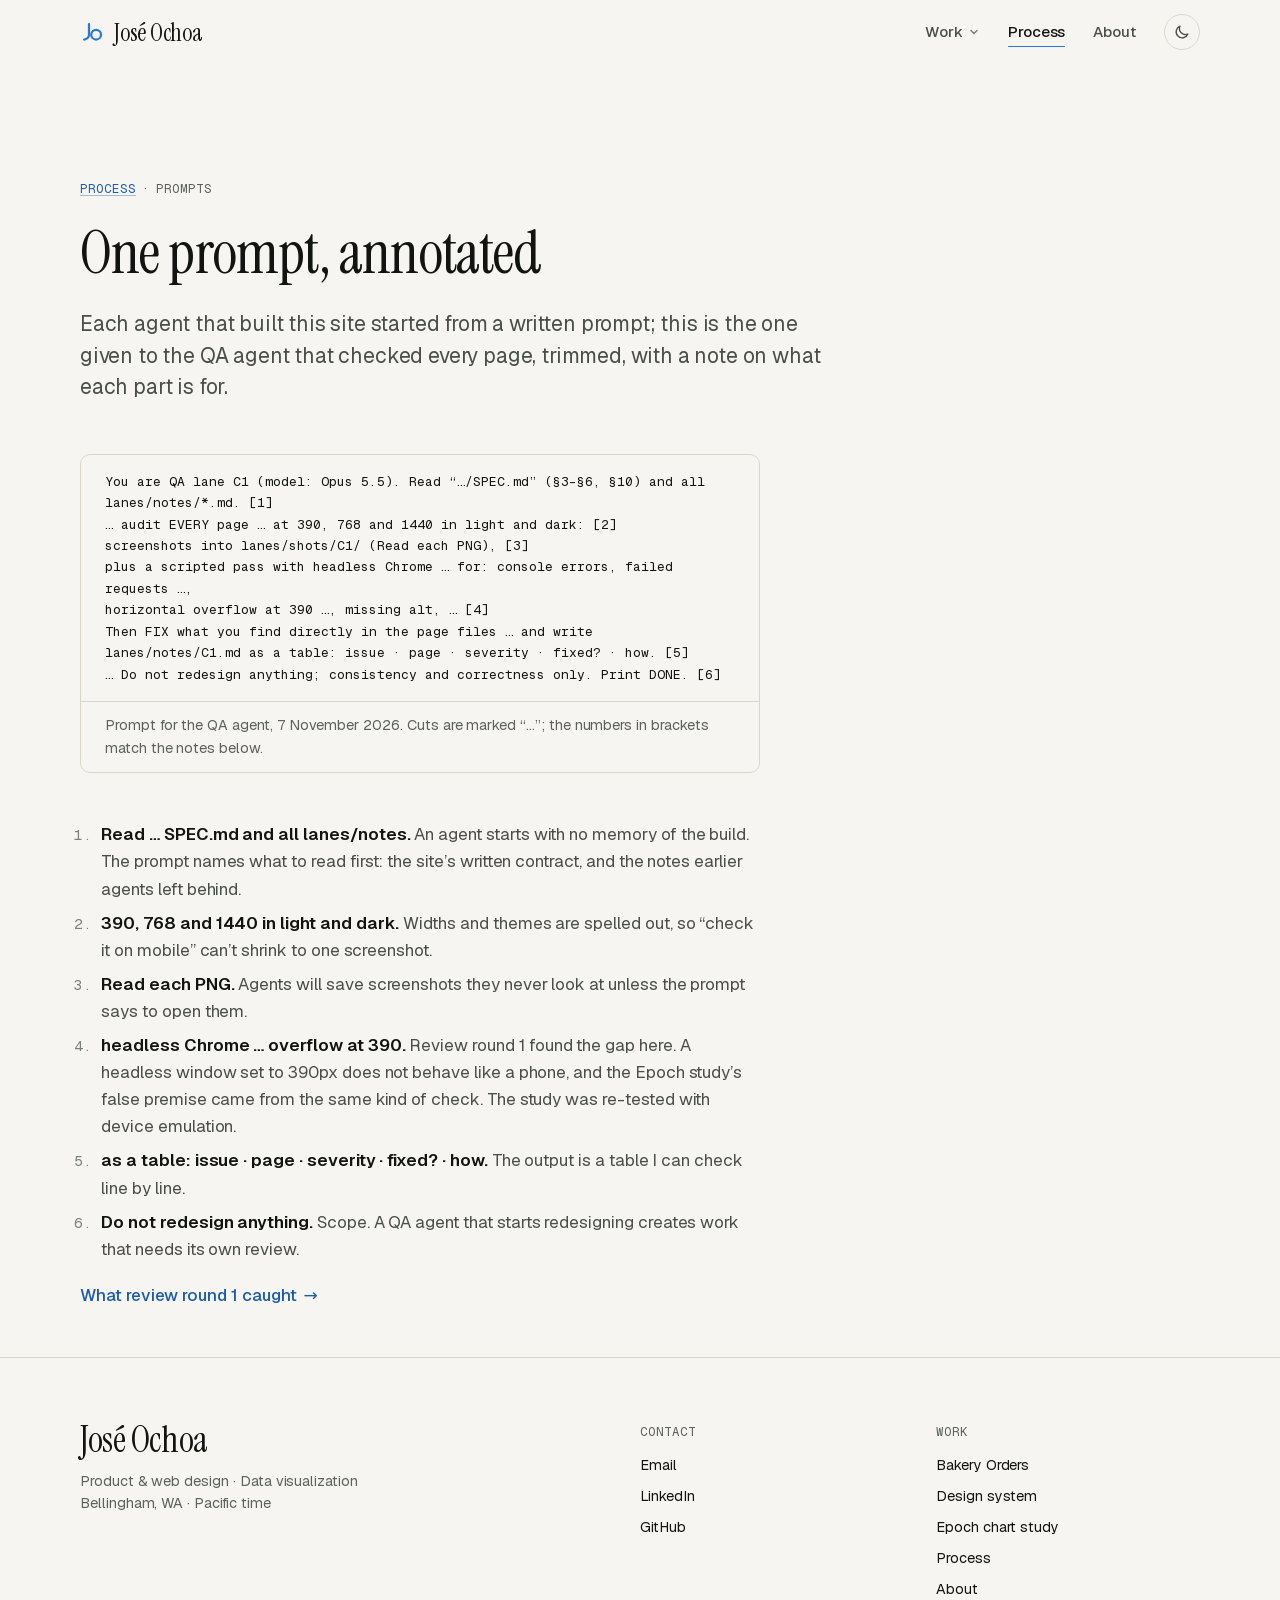
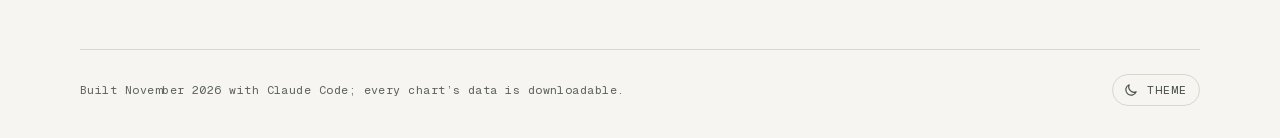
<file: process/prompts/index.html>
<!doctype html>
<html lang="en">
<head>
<meta charset="utf-8">
<meta name="viewport" content="width=device-width,initial-scale=1">
<title>One prompt, annotated — José Ochoa</title>
<meta name="description" content="The prompt given to the QA agent that checked this site, trimmed, with a note on what each line is for.">
<meta name="author" content="José Ochoa">
<link rel="canonical" href="https://joseocfc.github.io/process/prompts/">
<meta property="og:type" content="website">
<meta property="og:site_name" content="José Ochoa">
<meta property="og:title" content="One prompt, annotated">
<meta property="og:description" content="The prompt given to the QA agent that checked this site, trimmed, with a note on what each line is for.">
<meta property="og:url" content="https://joseocfc.github.io/process/prompts/">
<meta property="og:image" content="https://joseocfc.github.io/assets/img/og/process-prompts.jpg">
<meta property="og:image:type" content="image/jpeg">
<meta property="og:image:width" content="1200">
<meta property="og:image:height" content="630">
<meta property="og:image:alt" content="Top of the prompt page: the headline “One prompt, annotated” and the first lines of the prompt given to the QA agent.">
<meta name="twitter:card" content="summary_large_image">
<meta name="twitter:title" content="One prompt, annotated">
<meta name="twitter:description" content="The prompt given to the QA agent that checked this site, trimmed, with a note on what each line is for.">
<meta name="twitter:image" content="https://joseocfc.github.io/assets/img/og/process-prompts.jpg">
<meta name="twitter:image:alt" content="Top of the prompt page: the headline “One prompt, annotated” and the first lines of the prompt given to the QA agent.">
<meta name="theme-color" content="#F6F5F1" media="(prefers-color-scheme: light)">
<meta name="theme-color" content="#121412" media="(prefers-color-scheme: dark)">
<link rel="icon" href="/assets/img/favicon.svg" type="image/svg+xml">
<!-- Theme boot: runs before first paint. Reads localStorage 'theme' ('light' | 'dark'); falls back to the OS
     preference; stamps data-theme on <html> so CSS and charts read a single source. Do not edit per page. -->
<script>(function(){var d=document.documentElement;d.classList.add('js');try{var s=localStorage.getItem('theme');d.setAttribute('data-theme',s==='light'||s==='dark'?s:(matchMedia('(prefers-color-scheme: dark)').matches?'dark':'light'));}catch(e){}})();</script>
<link rel="preload" href="/assets/fonts/instrument-serif-latin.woff2" as="font" type="font/woff2" crossorigin>
<link rel="preload" href="/assets/fonts/geist-latin.woff2" as="font" type="font/woff2" crossorigin>
<link rel="stylesheet" href="/assets/css/tokens.css">
<link rel="stylesheet" href="/assets/css/base.css">
<link rel="stylesheet" href="/assets/css/components.css">
<link rel="stylesheet" href="/assets/css/pages/prompts.css">
</head>
<body>
<a class="skip" href="#main">Skip to content</a>

<header class="site-header">
  <div class="site-header__inner">
    <a class="wordmark" href="/" aria-label="José Ochoa, home">
      <svg class="wordmark__mark" viewBox="0 0 32 32" width="24" height="24" aria-hidden="true" focusable="false"><path d="M12 5.5v14a6.5 6.5 0 0 1-6.5 6.5" fill="none" stroke="currentColor" stroke-width="3" stroke-linecap="round"/><circle cx="21.5" cy="19.5" r="6.5" fill="none" stroke="currentColor" stroke-width="3"/></svg>
      <span class="wordmark__name">José Ochoa</span>
    </a>

    <button class="nav-toggle" type="button" aria-expanded="false" aria-controls="site-nav">
      <span class="nav-toggle__label">Menu</span>
      <span class="nav-toggle__icon" aria-hidden="true"><span></span><span></span></span>
    </button>

    <nav class="site-nav" id="site-nav" aria-label="Primary">
      <ul class="site-nav__list">
        <li class="site-nav__item site-nav__item--menu">
          <button class="site-nav__link site-nav__trigger" type="button" aria-expanded="false" aria-controls="work-menu">
            Work
            <svg class="site-nav__chev" viewBox="0 0 12 12" width="12" height="12" aria-hidden="true" focusable="false"><path d="M3 4.5l3 3 3-3" fill="none" stroke="currentColor" stroke-width="1.5" stroke-linecap="round" stroke-linejoin="round"/></svg>
          </button>
          <p class="site-nav__group" aria-hidden="true">Work</p>
          <ul class="site-nav__menu" id="work-menu" aria-label="Work">
            <li><a class="site-nav__menu-link" href="/work/bakery-orders/">
              <span class="site-nav__menu-title">Bakery Orders</span>
              <span class="site-nav__menu-desc">An ordering system shipped by one designer directing AI agents</span>
            </a></li>
            <li><a class="site-nav__menu-link" href="/work/design-system/">
              <span class="site-nav__menu-title">Design system</span>
              <span class="site-nav__menu-desc">One system in both directions: code and Figma in parity</span>
            </a></li>
            <li><a class="site-nav__menu-link" href="/work/epoch-explorer/">
              <span class="site-nav__menu-title">Epoch chart study</span>
              <span class="site-nav__menu-desc">Redrawing a dense scatter plot for a phone</span>
            </a></li>
          </ul>
        </li>
        <li class="site-nav__item"><a class="site-nav__link" href="/process/">Process</a></li>
        <li class="site-nav__item"><a class="site-nav__link" href="/about/">About</a></li>
      </ul>
    </nav>

    <button class="theme-toggle" type="button" data-theme-toggle aria-label="Switch to dark theme">
      <svg class="theme-toggle__icon theme-toggle__icon--moon" viewBox="0 0 20 20" width="18" height="18" aria-hidden="true" focusable="false"><path d="M16.5 12.3A6.75 6.75 0 0 1 7.7 3.5a6.75 6.75 0 1 0 8.8 8.8Z" fill="none" stroke="currentColor" stroke-width="1.5" stroke-linejoin="round"/></svg>
      <svg class="theme-toggle__icon theme-toggle__icon--sun" viewBox="0 0 20 20" width="18" height="18" aria-hidden="true" focusable="false"><circle cx="10" cy="10" r="3.5" fill="none" stroke="currentColor" stroke-width="1.5"/><path d="M10 1.75v1.5M10 16.75v1.5M1.75 10h1.5M16.75 10h1.5M4.17 4.17l1.06 1.06M14.77 14.77l1.06 1.06M4.17 15.83l1.06-1.06M14.77 5.23l1.06-1.06" stroke="currentColor" stroke-width="1.5" stroke-linecap="round"/></svg>
    </button>
  </div>
</header>

<main id="main" tabindex="-1">
<div class="container">
<header class="hero pp-hero">
  <p class="eyebrow eyebrow--dots hero__eyebrow"><span class="eyebrow__seg"><a href="/process/">Process</a></span><span class="eyebrow__seg">Prompts</span></p>
  <h1 class="hero__title hero__title--h1">One prompt, annotated</h1>
  <p class="lead hero__dek">Each agent that built this site started from a written prompt; this is the one given to the QA agent that checked every page, trimmed, with a note on what each part is for.</p>
</header>
<section class="prose" aria-label="The QA prompt and notes">
  <figure class="artefact">
    <pre class="artefact__body excerpt"><code>You are QA lane C1 (model: Opus 5.5). Read “…/SPEC.md” (§3–§6, §10) and all lanes/notes/*.md. [1]
… audit EVERY page … at 390, 768 and 1440 in light and dark: [2]
screenshots into lanes/shots/C1/ (Read each PNG), [3]
plus a scripted pass with headless Chrome … for: console errors, failed requests …,
horizontal overflow at 390 …, missing alt, … [4]
Then FIX what you find directly in the page files … and write
lanes/notes/C1.md as a table: issue · page · severity · fixed? · how. [5]
… Do not redesign anything; consistency and correctness only. Print DONE. [6]</code></pre>
    <figcaption class="artefact__note">Prompt for the QA agent, 7&nbsp;November&nbsp;2026. Cuts are marked “…”; the numbers in brackets match the notes below.</figcaption>
  </figure>
  <ol>
    <li><strong>Read … SPEC.md and all lanes/notes.</strong> An agent starts with no memory of the build. The prompt names what to read first: the site’s written contract, and the notes earlier agents left behind.</li>
    <li><strong>390, 768 and 1440 in light and dark.</strong> Widths and themes are spelled out, so “check it on mobile” can’t shrink to one screenshot.</li>
    <li><strong>Read each PNG.</strong> Agents will save screenshots they never look at unless the prompt says to open them.</li>
    <li><strong>headless Chrome … overflow at 390.</strong> Review round 1 found the gap here. A headless window set to 390px does not behave like a phone, and the Epoch study’s false premise came from the same kind of check. The study was re-tested with device emulation.</li>
    <li><strong>as a table: issue · page · severity · fixed? · how.</strong> The output is a table I can check line by line.</li>
    <li><strong>Do not redesign anything.</strong> Scope. A QA agent that starts redesigning creates work that needs its own review.</li>
  </ol>
  <p><a class="link-arrow" href="/process/#review">What review round 1 caught</a></p>
</section>
</div>
</main>

<footer class="site-footer">
  <div class="site-footer__inner">
    <div class="site-footer__lead">
      <p class="site-footer__name">José Ochoa</p>
      <p class="site-footer__role">Product &amp; web design · Data visualization<br>Bellingham, WA · Pacific time</p>
    </div>
    <nav class="site-footer__col" aria-label="Contact">
      <p class="site-footer__heading">Contact</p>
      <ul>
        <li><a href="mailto:joseo@communityfood.coop">Email</a><!-- F17: José to replace with a personal address --></li>
        <li><a href="https://www.linkedin.com/in/jose-antonio-ochoa">LinkedIn</a></li>
        <li><a href="https://github.com/joseocfc">GitHub</a></li>
      </ul>
    </nav>
    <nav class="site-footer__col" aria-label="Site">
      <p class="site-footer__heading">Work</p>
      <ul>
        <li><a href="/work/bakery-orders/">Bakery Orders</a></li>
        <li><a href="/work/design-system/">Design system</a></li>
        <li><a href="/work/epoch-explorer/">Epoch chart study</a></li>
        <li><a href="/process/">Process</a></li>
        <li><a href="/about/">About</a></li>
      </ul>
    </nav>
    <div class="site-footer__base">
      <p class="site-footer__colophon">Built November 2026 with Claude Code; every chart’s data is downloadable.</p>
      <button class="theme-toggle theme-toggle--labelled" type="button" data-theme-toggle aria-label="Switch to dark theme">
        <svg class="theme-toggle__icon theme-toggle__icon--moon" viewBox="0 0 20 20" width="16" height="16" aria-hidden="true" focusable="false"><path d="M16.5 12.3A6.75 6.75 0 0 1 7.7 3.5a6.75 6.75 0 1 0 8.8 8.8Z" fill="none" stroke="currentColor" stroke-width="1.5" stroke-linejoin="round"/></svg>
        <svg class="theme-toggle__icon theme-toggle__icon--sun" viewBox="0 0 20 20" width="16" height="16" aria-hidden="true" focusable="false"><circle cx="10" cy="10" r="3.5" fill="none" stroke="currentColor" stroke-width="1.5"/><path d="M10 1.75v1.5M10 16.75v1.5M1.75 10h1.5M16.75 10h1.5M4.17 4.17l1.06 1.06M14.77 14.77l1.06 1.06M4.17 15.83l1.06-1.06M14.77 5.23l1.06-1.06" stroke="currentColor" stroke-width="1.5" stroke-linecap="round"/></svg>
        <span class="theme-toggle__text" aria-hidden="true">Theme</span>
      </button>
    </div>
  </div>
</footer>

<script type="module" src="/assets/js/site.js"></script>
</body>
</html>
</file>
<file: assets/css/tokens.css>
/* ==========================================================================
   tokens.css — José Ochoa portfolio · design tokens
   The single source for colour, type, space, layout, radius and motion.
   Every other stylesheet and every chart reads these; nothing hardcodes a value.

   Theme model
   - :root carries the light values.
   - Dark is declared under BOTH scopes:
       1. @media (prefers-color-scheme: dark) { :root:not([data-theme="light"]) }  → OS preference
       2. :root[data-theme="dark"]                                                → explicit toggle
   - The inline boot script in <head> sets data-theme before first paint, so (2) wins
     both ways; (1) is the no-JS fallback.
   - The duplication is deliberate (review F20): light-dark() would declare it once, but
     charts and site.js read tokens with getPropertyValue(), which would then return the
     unresolved light-dark(…) string instead of a colour. Edit both blocks together.
   - .theme-light / .theme-dark pin a subtree to one theme (styleguide specimens, an always-dark
     band). Set `color: var(--ink); background: var(--paper)` on that element too.
   ========================================================================== */

/* ---- Self-hosted fonts (review F14) ----------------------------------------
   Latin subset woff2 from Google Fonts, licences in /assets/fonts/LICENSE.txt.
   The display serif is preloaded in every <head>. unicode-range matches Google's
   latin subset, so characters outside it fall back exactly as before. */
@font-face {
  font-family: "Instrument Serif";
  font-style: normal;
  font-weight: 400;
  font-display: swap;
  src: url("/assets/fonts/instrument-serif-latin.woff2") format("woff2");
  unicode-range: U+0000-00FF, U+0131, U+0152-0153, U+02BB-02BC, U+02C6, U+02DA, U+02DC, U+0304, U+0308, U+0329, U+2000-206F, U+20AC, U+2122, U+2191, U+2193, U+2212, U+2215, U+FEFF, U+FFFD;
}
@font-face {
  font-family: "Instrument Serif";
  font-style: italic;
  font-weight: 400;
  font-display: swap;
  src: url("/assets/fonts/instrument-serif-italic-latin.woff2") format("woff2");
  unicode-range: U+0000-00FF, U+0131, U+0152-0153, U+02BB-02BC, U+02C6, U+02DA, U+02DC, U+0304, U+0308, U+0329, U+2000-206F, U+20AC, U+2122, U+2191, U+2193, U+2212, U+2215, U+FEFF, U+FFFD;
}
@font-face {
  font-family: "Geist";
  font-style: normal;
  font-weight: 400 600;
  font-display: swap;
  src: url("/assets/fonts/geist-latin.woff2") format("woff2");
  unicode-range: U+0000-00FF, U+0131, U+0152-0153, U+02BB-02BC, U+02C6, U+02DA, U+02DC, U+0304, U+0308, U+0329, U+2000-206F, U+20AC, U+2122, U+2191, U+2193, U+2212, U+2215, U+FEFF, U+FFFD;
}
@font-face {
  font-family: "Geist Mono";
  font-style: normal;
  font-weight: 400 500;
  font-display: swap;
  src: url("/assets/fonts/geist-mono-latin.woff2") format("woff2");
  unicode-range: U+0000-00FF, U+0131, U+0152-0153, U+02BB-02BC, U+02C6, U+02DA, U+02DC, U+0304, U+0308, U+0329, U+2000-206F, U+20AC, U+2122, U+2191, U+2193, U+2212, U+2215, U+FEFF, U+FFFD;
}

:root,
.theme-light {
  color-scheme: light;

  /* ---- Surfaces & ink ------------------------------------------------ */
  --paper:        #F6F5F1;
  --paper-2:      #EDEBE4;   /* cards, alternate sections */
  --paper-3:      #E4E1D8;   /* hover, inset */
  --ink:          #121412;
  --ink-2:        #4A4F4B;
  --ink-3:        #7A807B;   /* muted strokes: tick marks, rules, icons, placeholders, gray "Other" dots; axis text uses --ink-meta (5.7:1) */
  --ink-meta:     #5C625E;   /* AA-safe muted text for small meta: 5.7 / 5.2 / 4.8:1 on paper / paper-2 / paper-3 (F15) */
  --line:         #DAD6CC;
  --line-strong:  #C6C1B5;   /* baselines, emphasised dividers */

  --accent:       #2A78D6;
  --accent-ink:   #1C5CAB;   /* accent text on paper */
  --accent-soft:  #DCE9F8;
  --accent-strong:#256ABF;   /* filled controls; white text clears 5.4:1 */
  --accent-strong-hover: #1C5CAB;
  --on-accent:    #FFFFFF;

  /* ---- Theme-invariant literals (declared once on :root, so light and dark share them; F4) */
  --media-mat:    #FFFFFF;   /* white mat behind light-UI screenshot crops */
  --swatch-hardcoded: #284734; /* the literal hex quoted in the bakery case study's hard-coded-colour example */

  /* ---- Status --------------------------------------------------------- */
  --good:         #1a7f37;
  --warn:         #b7791f;
  --bad:          #c62828;
  --callout-good: var(--good);
  --callout-warn: var(--warn);
  --callout-bad:  var(--bad);

  /* ---- Categorical series (validated palette, fixed slot order) ------- */
  --series-1: #2a78d6;  /* blue    */
  --series-2: #eb6834;  /* orange  */
  --series-3: #1baf7a;  /* aqua    */
  --series-4: #ecb400;  /* amber   (F30: was #eda100; lighter, to separate from orange under deuteranopia) */
  --series-5: #e87ba4;  /* magenta */
  --series-6: #008300;  /* green   */
  --series-7: #3e1f94;  /* violet  (F30: was #6250d6; deeper, to separate from blue under deuteranopia) */
  --series-8: #e34948;  /* red     */

  /* ---- Sequential blue ramp ------------------------------------------- */
  --seq-100: #cde2fb;
  --seq-150: #b7d3f6;
  --seq-200: #9ec5f4;
  --seq-250: #86b6ef;
  --seq-300: #6da7ec;
  --seq-350: #5598e7;
  --seq-400: #3987e5;
  --seq-450: #2a78d6;
  --seq-500: #256abf;
  --seq-550: #1c5cab;
  --seq-600: #184f95;
  --seq-650: #104281;
  --seq-700: #0d366b;

  /* ---- Chart chrome (recessive; the chart renderers read these) -------------- */
  --grid:         #E3E0D7;   /* hairline gridlines */
  --axis:         #C6C1B5;   /* baseline / axis rule */
  --tip-bg:       #121412;
  --tip-ink:      #F6F5F1;
  --tip-shadow:   0 1px 2px rgba(18, 20, 18, .10), 0 8px 24px -6px rgba(18, 20, 18, .22);
  --selection:    #CFE0F6;
  --overlay:      rgba(18, 20, 18, .28);

  /* ---- Typography ------------------------------------------------------ */
  --font-display: "Instrument Serif", "Iowan Old Style", "Palatino Linotype", Georgia, serif;
  --font-text:    "Geist", ui-sans-serif, system-ui, -apple-system, "Segoe UI", Roboto, sans-serif;
  --font-mono:    "Geist Mono", ui-monospace, "SF Mono", Menlo, Consolas, monospace;

  --fs-display: clamp(2.75rem, 1.5rem + 5.5vw, 6rem);
  --fs-h1:      clamp(2.25rem, 1.4rem + 3vw, 3.75rem);
  --fs-h2:      clamp(1.625rem, 1.2rem + 1.6vw, 2.375rem);
  --fs-h3:      1.25rem;
  --fs-h4:      1.0625rem;
  --fs-lead:    clamp(1.125rem, 1.02rem + .45vw, 1.3125rem);  /* dek / standfirst */
  --fs-body:    1.0625rem;
  --fs-small:   .9rem;
  --fs-meta:    .78rem;
  --fs-micro:   .72rem;                                       /* axis + legend text */
  --fs-stat:    clamp(3rem, 2.3rem + 2.4vw, 4.5rem);
  --fs-quote:   clamp(1.5rem, 1.15rem + 1.3vw, 2.125rem);

  --lh-display: .98;
  --lh-h1:      1.04;
  --lh-h2:      1.1;
  --lh-h3:      1.3;
  --lh-body:    1.6;
  --lh-meta:    1.4;

  --track-display: -.015em;
  --track-h:       -.01em;
  --track-meta:    .08em;
  --track-text:    -.003em;

  --fw-regular: 400;
  --fw-medium:  500;
  --fw-semi:    600;

  /* ---- Spacing (4px base) --------------------------------------------- */
  --space-1:  4px;
  --space-2:  8px;
  --space-3:  12px;
  --space-4:  16px;
  --space-5:  24px;
  --space-6:  32px;
  --space-7:  48px;
  --space-8:  64px;
  --space-9:  96px;
  --space-10: 128px;
  --section-pad: clamp(4rem, 8vw, 8rem);
  --flow:        1.1em;     /* default vertical rhythm inside prose */

  /* ---- Layout ---------------------------------------------------------- */
  --w-content: 1120px;
  --w-prose:   680px;
  --gutter:    clamp(16px, 4vw, 40px);
  --header-h:  64px;
  --toc-w:     200px;

  /* ---- Radius & borders ------------------------------------------------ */
  --r-control: 6px;
  --r-card:    12px;
  --r-pill:    999px;
  --r-media:   10px;
  --focus-ring: 2px solid var(--accent);
  --focus-offset: 2px;

  /* ---- Motion ---------------------------------------------------------- */
  --ease-out:    cubic-bezier(.22, .61, .36, 1);
  --dur-fast:    140ms;
  --dur-base:    220ms;
  --dur-reveal:  500ms;
  --reveal-shift: 8px;

  /* ---- Layers ---------------------------------------------------------- */
  --z-sticky:  50;
  --z-header:  100;
  --z-menu:    110;
  --z-tip:     1000;
}

/* ---- Dark, scope 1: OS preference, unless the reader picked light ------ */
@media (prefers-color-scheme: dark) {
  :root:not([data-theme="light"]) {
    color-scheme: dark;

    --paper:        #121412;
    --paper-2:      #1B1E1B;
    --paper-3:      #242824;
    --ink:          #F1EFE9;
    --ink-2:        #BDBAB1;
    --ink-3:        #8A8C86;
    --ink-meta:     #969892;
    --line:         #2C302C;
    --line-strong:  #3C413C;

    --accent:       #3987E5;
    --accent-ink:   #6DA7EC;
    --accent-soft:  #17304F;
    --accent-strong:#256ABF;
    --on-accent:    #FFFFFF;

    --good:         #3fb950;
    --warn:         #d4a72c;
    --bad:          #ff6b6b;

    --series-1: #3987e5;
    --series-2: #d95926;
    --series-3: #199e70;
    --series-4: #f0bb10;   /* F30: was #c98500 */
    --series-5: #d55181;
    --series-6: #008300;
    --series-7: #bcb0f5;   /* F30: was #9085e9 */
    --series-8: #e66767;

    --grid:         #232723;
    --axis:         #3C413C;
    --tip-bg:       #F1EFE9;
    --tip-ink:      #121412;
    --tip-shadow:   0 1px 2px rgba(0, 0, 0, .4), 0 10px 28px -6px rgba(0, 0, 0, .6);
    --selection:    #1E3F66;
    --overlay:      rgba(0, 0, 0, .55);
  }
}

/* ---- Dark, scope 2: explicit toggle ----------------------------------- */
:root[data-theme="dark"],
.theme-dark {
  color-scheme: dark;

  --paper:        #121412;
  --paper-2:      #1B1E1B;
  --paper-3:      #242824;
  --ink:          #F1EFE9;
  --ink-2:        #BDBAB1;
  --ink-3:        #8A8C86;
  --ink-meta:     #969892;
  --line:         #2C302C;
  --line-strong:  #3C413C;

  --accent:       #3987E5;
  --accent-ink:   #6DA7EC;
  --accent-soft:  #17304F;
  --accent-strong:#256ABF;
  --on-accent:    #FFFFFF;

  --good:         #3fb950;
  --warn:         #d4a72c;
  --bad:          #ff6b6b;

  --series-1: #3987e5;
  --series-2: #d95926;
  --series-3: #199e70;
  --series-4: #f0bb10;   /* F30: was #c98500 */
  --series-5: #d55181;
  --series-6: #008300;
  --series-7: #bcb0f5;   /* F30: was #9085e9 */
  --series-8: #e66767;

  --grid:         #232723;
  --axis:         #3C413C;
  --tip-bg:       #F1EFE9;
  --tip-ink:      #121412;
  --tip-shadow:   0 1px 2px rgba(0, 0, 0, .4), 0 10px 28px -6px rgba(0, 0, 0, .6);
  --selection:    #1E3F66;
  --overlay:      rgba(0, 0, 0, .55);
}

/* alias tokens resolve on the element that declares them, so a .theme-dark subtree on a light page
   inherited the light --good/--warn/--bad etc. Re-declare the aliases inside the dark scope. */
.theme-dark {
  --callout-good: var(--good);
  --callout-warn: var(--warn);
  --callout-bad:  var(--bad);
  --focus-ring:   2px solid var(--accent);
}

/* The sequential ramp keeps the same steps in dark; dark charts should
   start from the lighter end (--seq-100…--seq-400) against --paper. */

/* ---- Reduced motion: collapse every duration to zero ------------------ */
@media (prefers-reduced-motion: reduce) {
  :root {
    --dur-fast:   0ms;
    --dur-base:   0ms;
    --dur-reveal: 0ms;
    --reveal-shift: 0px;
  }
}
</file>
<file: assets/css/base.css>
/* ==========================================================================
   base.css — reset, page, typography, layout primitives
   Reads tokens.css only. Components live in components.css.
   ========================================================================== */

/* ---- Reset ------------------------------------------------------------ */
*, *::before, *::after { box-sizing: border-box; }
* { margin: 0; }
html {
  -webkit-text-size-adjust: 100%;
  text-size-adjust: 100%;
  scroll-padding-top: calc(var(--header-h) + var(--space-5));
  hanging-punctuation: first last;
}
@media (prefers-reduced-motion: no-preference) {
  html { scroll-behavior: smooth; }
}
body {
  min-height: 100vh;
  min-height: 100dvh;
  background: var(--paper);
  color: var(--ink);
  font-family: var(--font-text);
  font-size: var(--fs-body);
  line-height: var(--lh-body);
  letter-spacing: var(--track-text);
  font-weight: var(--fw-regular);
  font-kerning: normal;
  font-optical-sizing: auto;
  text-rendering: optimizeLegibility;
  -webkit-font-smoothing: antialiased;
  -moz-osx-font-smoothing: grayscale;
  overflow-x: clip;
  transition: background-color var(--dur-base) var(--ease-out), color var(--dur-base) var(--ease-out);
}
img, picture, video, canvas, svg { display: block; max-width: 100%; }
img, video { height: auto; }
input, button, textarea, select { font: inherit; color: inherit; letter-spacing: inherit; }
button { cursor: pointer; background: none; border: 0; padding: 0; }
button:disabled { cursor: default; }
ul[role="list"], ol[role="list"] { list-style: none; padding: 0; }
figure { margin: 0; }
table { border-collapse: collapse; border-spacing: 0; }
[hidden] { display: none !important; }
:target { scroll-margin-top: calc(var(--header-h) + var(--space-5)); }
::selection { background: var(--selection); color: var(--ink); }

/* ---- Focus ------------------------------------------------------------ */
:focus { outline: none; }
:focus-visible {
  outline: var(--focus-ring);
  outline-offset: var(--focus-offset);
  border-radius: 3px;
}
main:focus-visible { outline: none; }

/* ---- Typography ------------------------------------------------------- */
h1, h2, h3, h4, h5, h6 {
  color: var(--ink);
  font-weight: var(--fw-semi);
  text-wrap: balance;
  font-synthesis: none;
}
h1, h2, .h1, .h2, .display {
  font-family: var(--font-display);
  font-weight: var(--fw-regular);
  letter-spacing: var(--track-h);
}
.display {
  font-size: var(--fs-display);
  line-height: var(--lh-display);
  letter-spacing: var(--track-display);
  text-wrap: balance;
}
h1, .h1 { font-size: var(--fs-h1); line-height: var(--lh-h1); }
h2, .h2 { font-size: var(--fs-h2); line-height: var(--lh-h2); }
h3, .h3 {
  font-family: var(--font-text);
  font-size: var(--fs-h3);
  line-height: var(--lh-h3);
  letter-spacing: -.012em;
  font-weight: var(--fw-semi);
}
h4, .h4, h5, h6 {
  font-family: var(--font-text);
  font-size: var(--fs-h4);
  line-height: var(--lh-h3);
  font-weight: var(--fw-semi);
}
h1 em, h2 em, .display em, .h1 em, .h2 em {
  font-style: italic;
  letter-spacing: -.005em;
}
p, li, dd, figcaption, blockquote { text-wrap: pretty; }
strong, b { font-weight: var(--fw-semi); }
em, i { font-style: italic; }
small, .small { font-size: var(--fs-small); }

.lead, .dek {
  font-size: var(--fs-lead);
  line-height: 1.5;
  color: var(--ink-2);
  letter-spacing: -.008em;
  max-width: 38em;
}

.meta {
  font-family: var(--font-mono);
  font-size: var(--fs-meta);
  line-height: var(--lh-meta);
  letter-spacing: var(--track-meta);
  text-transform: uppercase;
  color: var(--ink-meta);
}
.mono, code, kbd, samp, pre {
  font-family: var(--font-mono);
  font-size: .88em;
  letter-spacing: 0;
}
.num, .tabular { font-variant-numeric: tabular-nums; }
.muted { color: var(--ink-meta); }

/* Inline code / file paths */
:not(pre) > code {
  padding: .08em .36em;
  border-radius: 4px;
  background: var(--paper-2);
  border: 1px solid var(--line);
  color: var(--ink);
  font-size: .84em;
  white-space: break-spaces;
  overflow-wrap: anywhere;
}
kbd {
  padding: .05em .4em;
  border: 1px solid var(--line-strong);
  border-bottom-width: 2px;
  border-radius: 4px;
  font-size: .8em;
}
pre {
  overflow-x: auto;
  padding: var(--space-4) var(--space-5);
  background: var(--paper-2);
  border: 1px solid var(--line);
  border-radius: var(--r-media);
  font-size: .84rem;
  line-height: 1.6;
  tab-size: 2;
  -webkit-overflow-scrolling: touch;
}
pre code { font-size: inherit; }

hr {
  border: 0;
  border-top: 1px solid var(--line);
  margin-block: var(--space-7);
}

abbr[title] { text-decoration: underline dotted; text-underline-offset: .2em; cursor: help; }
sup, sub { font-size: .7em; line-height: 0; }

/* ---- Links ------------------------------------------------------------ */
a {
  color: var(--accent-ink);
  text-decoration-line: underline;
  text-decoration-thickness: 1px;
  text-underline-offset: .2em;
  text-decoration-color: color-mix(in srgb, var(--accent-ink) 38%, transparent);
  transition: color var(--dur-fast) var(--ease-out), text-decoration-color var(--dur-fast) var(--ease-out);
}
a:hover { text-decoration-color: currentColor; }
a:not([class]):visited { color: var(--accent-ink); }

/* External links inside running text get a quiet arrow (alt text empty for screen readers). */
.prose a[href^="http"]:not([class])::after,
.ext::after {
  content: "\2197" / "";
  display: inline-block;
  margin-left: .12em;
  font-size: .8em;
  text-decoration: none;
  color: var(--ink-3);
}

/* ---- Layout primitives ------------------------------------------------ */
.container {
  width: 100%;
  max-width: calc(var(--w-content) + 2 * var(--gutter));
  margin-inline: auto;
  padding-inline: var(--gutter);
}

/* .prose is a flow column: its children sit at the prose measure, left-aligned to the
   container edge, while .bleed children (charts, media, tables) take the full width. */
.prose { width: 100%; }
.prose > * { max-width: var(--w-prose); }
.prose > * + * { margin-top: var(--flow); }
.prose > :is(h2, .h2) { margin-top: calc(var(--space-8) + var(--space-2)); }
.prose > :is(h3, .h3) { margin-top: var(--space-7); }
.prose > :is(h2, h3, .h2, .h3, .eyebrow) + * { margin-top: var(--space-4); }
.prose > .eyebrow + :is(h2, h3) { margin-top: var(--space-3); }
.prose > :is(figure, .figure, .media, .media-row, .quote, .callout, .table-wrap, .diagram, .stat-grid, .artefact, pre, .bleed) {
  margin-block: var(--space-7);
}
.prose > :first-child { margin-top: 0; }
.prose > :last-child { margin-bottom: 0; }
.prose > .bleed, .prose > .figure, .prose > .stat-grid, .prose > .media-row { max-width: none; }
.prose ul, .prose ol { padding-left: 1.25em; }
.prose li + li { margin-top: .4em; }
.prose li::marker { color: var(--ink-3); }
.prose ol > li::marker { font-family: var(--font-mono); font-size: .85em; }
.prose p, .prose li { color: var(--ink-2); }
.prose strong { color: var(--ink); }

.bleed { width: 100%; max-width: none; }
.measure { max-width: var(--w-prose); }

/* ---- Sections --------------------------------------------------------- */
.section { padding-block: var(--section-pad); }
.section--tight { padding-block: calc(var(--section-pad) * .6); }
.section--flush-top { padding-top: 0; }
.section--rule { border-top: 1px solid var(--line); }
.section--alt { background: var(--paper-2); }
.section--alt :not(pre) > code { background: var(--paper-3); }
/* Two plain sections in a row share one gap instead of stacking two. */
.section:not(.section--alt) + .section:not(.section--alt):not(.section--rule) { padding-top: 0; }

.section-head { margin-bottom: var(--space-7); max-width: 46rem; }
.section-head > * + * { margin-top: var(--space-4); }
.section-head > .eyebrow + * { margin-top: var(--space-3); }
.section-head .lead { margin-top: var(--space-4); }

.split { display: grid; gap: var(--space-6) var(--space-8); }
@media (min-width: 900px) {
  .split { grid-template-columns: minmax(0, 5fr) minmax(0, 7fr); align-items: start; }
  .split--even { grid-template-columns: repeat(2, minmax(0, 1fr)); }
}

.stack > * + * { margin-top: var(--space-4); }

/* ---- Utilities -------------------------------------------------------- */
.visually-hidden, .sr-only {
  position: absolute !important;
  width: 1px; height: 1px;
  padding: 0; margin: -1px;
  overflow: hidden; clip: rect(0 0 0 0);
  white-space: nowrap; border: 0;
}
.nowrap { white-space: nowrap; }
.no-js-hide { display: none; }
.js .no-js-hide { display: revert; }

/* ---- Page transitions (View Transitions API, same-origin navigation) -- */
@view-transition { navigation: auto; }
.site-header { view-transition-name: site-header; }
::view-transition-old(root),
::view-transition-new(root) { animation-duration: 260ms; animation-timing-function: var(--ease-out); }
::view-transition-group(site-header) { animation: none; }

/* ---- Reduced motion --------------------------------------------------- */
@media (prefers-reduced-motion: reduce) {
  @view-transition { navigation: none; }
  *, *::before, *::after {
    animation-duration: .01ms !important;
    animation-iteration-count: 1 !important;
    transition-duration: .01ms !important;
    scroll-behavior: auto !important;
  }
}

/* ---- Print ------------------------------------------------------------ */
@media print {
  .site-header, .site-footer, .skip, .toc, .theme-toggle, .figure-actions { display: none !important; }
  body { background: white; color: black; }  /* print: plain keywords, outside the theme */
  .section { padding-block: 1.5rem; }
  a { color: inherit; }
}
</file>
<file: assets/css/components.css>
/* ==========================================================================
   components.css — every shared component
   Order: skip · header/nav · theme toggle · footer · eyebrow · buttons · hero ·
   stats · media · quote · callout · timeline · steps · tags · cards · diagram ·
   artefact · findings · keep/change/drop · meta grid · facts · toc + case layout ·
   tables · details · case-nav · reveal.
   Charts (.figure, .chart, .chart-tip) are styled by charts.css.
   ========================================================================== */

/* ---- Skip link -------------------------------------------------------- */
.skip {
  position: fixed;
  top: var(--space-3);
  left: var(--space-3);
  z-index: calc(var(--z-header) + 10);
  padding: var(--space-2) var(--space-4);
  border-radius: var(--r-control);
  background: var(--ink);
  color: var(--paper);
  font-size: var(--fs-small);
  font-weight: var(--fw-medium);
  text-decoration: none;
  transform: translateY(calc(-100% - var(--space-5)));
  transition: transform var(--dur-fast) var(--ease-out);
}
.skip:focus, .skip:focus-visible { transform: none; color: var(--paper); }

/* ==========================================================================
   Site header
   ========================================================================== */
.site-header {
  position: sticky;
  top: 0;
  z-index: var(--z-header);
  background: color-mix(in srgb, var(--paper) 86%, transparent);
  -webkit-backdrop-filter: saturate(1.4) blur(14px);
  backdrop-filter: saturate(1.4) blur(14px);
  border-bottom: 1px solid transparent;
  transition: border-color var(--dur-base) var(--ease-out), background-color var(--dur-base) var(--ease-out);
}
.site-header.is-scrolled { border-bottom-color: var(--line); }
.site-header__inner {
  display: flex;
  align-items: center;
  gap: var(--space-2);
  height: var(--header-h);
  max-width: calc(var(--w-content) + 2 * var(--gutter));
  margin-inline: auto;
  padding-inline: var(--gutter);
}

.wordmark {
  display: inline-flex;
  align-items: center;
  gap: 10px;
  margin-right: auto;
  padding-block: var(--space-2);
  color: var(--ink);
  text-decoration: none;
  white-space: nowrap;
}
.wordmark__mark { color: var(--accent); flex: none; transition: transform var(--dur-base) var(--ease-out); }
.wordmark__name {
  font-family: var(--font-display);
  font-size: 1.5rem;
  line-height: 1;
  letter-spacing: -.01em;
  padding-top: 2px;
}
.wordmark:hover .wordmark__mark { transform: rotate(-8deg); }

/* Primary nav (desktop) */
.site-nav__list {
  display: flex;
  align-items: center;
  gap: var(--space-1);
  list-style: none;
  padding: 0;
}
.site-nav__item { position: relative; }
.site-nav__link {
  position: relative;
  display: inline-flex;
  align-items: center;
  gap: 5px;
  height: 36px;
  padding: 0 var(--space-3);
  border-radius: var(--r-control);
  color: var(--ink-2);
  font-size: .9375rem;
  font-weight: var(--fw-medium);
  letter-spacing: -.005em;
  text-decoration: none;
  transition: color var(--dur-fast) var(--ease-out), background-color var(--dur-fast) var(--ease-out);
}
.site-nav__link:hover, .site-nav__trigger[aria-expanded="true"] { color: var(--ink); background: var(--paper-2); }
.site-nav__link[aria-current="page"], .site-nav__link.is-current { color: var(--ink); }
.site-nav__link[aria-current="page"]::after, .site-nav__link.is-current::after {
  content: "";
  position: absolute;
  left: var(--space-3);
  right: var(--space-3);
  bottom: 3px;
  height: 1.5px;
  border-radius: 2px;
  background: var(--accent);
}
.site-nav__trigger.is-current::after { right: calc(var(--space-3) + 17px); }
.site-nav__chev { transition: transform var(--dur-base) var(--ease-out); color: var(--ink-3); }
.site-nav__trigger[aria-expanded="true"] .site-nav__chev { transform: rotate(180deg); }
.site-nav__group { display: none; }

.site-nav__menu {
  position: absolute;
  top: calc(100% + 10px);
  left: -8px;
  z-index: var(--z-menu);
  width: 340px;
  padding: var(--space-2);
  list-style: none;
  background: var(--paper);
  border: 1px solid var(--line-strong);
  border-radius: var(--r-card);
  opacity: 0;
  visibility: hidden;
  transform: translateY(-4px);
  transition: opacity var(--dur-fast) var(--ease-out), transform var(--dur-fast) var(--ease-out), visibility 0s linear var(--dur-fast);
}
/* from 768 to ~1216px the left-anchored 340px menu ran 8–18px past the viewport (horizontal scroll on
   every page, even while closed). Anchor it to the trigger's right edge until the header is wide enough. */
@media (min-width: 768px) and (max-width: 1279.98px) {
  .site-nav__menu { left: auto; right: -8px; }
}
.site-nav__trigger[aria-expanded="true"] ~ .site-nav__menu {
  opacity: 1;
  visibility: visible;
  transform: none;
  transition-delay: 0s;
}
.site-nav__menu-link {
  display: grid;
  gap: 2px;
  padding: 10px 12px 11px;
  border-radius: 8px;
  color: var(--ink);
  text-decoration: none;
  transition: background-color var(--dur-fast) var(--ease-out);
}
.site-nav__menu-link:hover { background: var(--paper-2); }
.site-nav__menu-link[aria-current="page"] { background: var(--accent-soft); }
.site-nav__menu-title { font-size: .9375rem; font-weight: var(--fw-medium); line-height: 1.35; }
.site-nav__menu-desc { font-size: .8125rem; line-height: 1.4; color: var(--ink-meta); }
.site-nav__menu-link[aria-current="page"] .site-nav__menu-desc { color: var(--accent-ink); }

/* Theme toggle */
.theme-toggle {
  display: inline-grid;
  place-items: center;
  flex: none;
  width: 36px;
  height: 36px;
  margin-left: var(--space-2);
  border: 1px solid var(--line);
  border-radius: var(--r-pill);
  color: var(--ink-2);
  transition: color var(--dur-fast) var(--ease-out), background-color var(--dur-fast) var(--ease-out), border-color var(--dur-fast) var(--ease-out);
}
.theme-toggle:hover { color: var(--ink); background: var(--paper-2); border-color: var(--line-strong); }
.theme-toggle__icon { grid-area: 1 / 1; transition: transform var(--dur-base) var(--ease-out), opacity var(--dur-base) var(--ease-out); }
.theme-toggle__icon--sun { opacity: 0; transform: rotate(-60deg) scale(.6); }
:root[data-theme="dark"] .theme-toggle__icon--moon { opacity: 0; transform: rotate(60deg) scale(.6); }
:root[data-theme="dark"] .theme-toggle__icon--sun { opacity: 1; transform: none; }
@media (prefers-color-scheme: dark) {
  :root:not([data-theme]) .theme-toggle__icon--moon { opacity: 0; }
  :root:not([data-theme]) .theme-toggle__icon--sun { opacity: 1; transform: none; }
}
.theme-toggle--labelled {
  grid-template-columns: 16px auto;
  column-gap: var(--space-2);
  width: auto;
  height: 32px;
  margin: 0;
  padding: 0 var(--space-3) 0 10px;
  font-family: var(--font-mono);
  font-size: var(--fs-micro);
  letter-spacing: var(--track-meta);
  text-transform: uppercase;
}
.theme-toggle__text { grid-area: 1 / 2; line-height: 1; }

/* Mobile disclosure button */
.nav-toggle {
  display: none;
  align-items: center;
  gap: 10px;
  height: 36px;
  padding: 0 var(--space-3);
  border: 1px solid var(--line);
  border-radius: var(--r-pill);
  color: var(--ink);
  font-size: var(--fs-small);
  font-weight: var(--fw-medium);
}
.nav-toggle:hover { background: var(--paper-2); }
.nav-toggle__icon { position: relative; display: block; width: 16px; height: 10px; }
.nav-toggle__icon span {
  position: absolute;
  left: 0;
  width: 100%;
  height: 1.5px;
  border-radius: 2px;
  background: currentColor;
  transition: transform var(--dur-base) var(--ease-out), top var(--dur-base) var(--ease-out);
}
.nav-toggle__icon span:first-child { top: 1px; }
.nav-toggle__icon span:last-child { top: 7.5px; }
.nav-toggle[aria-expanded="true"] .nav-toggle__icon span:first-child { top: 4.25px; transform: rotate(45deg); }
.nav-toggle[aria-expanded="true"] .nav-toggle__icon span:last-child { top: 4.25px; transform: rotate(-45deg); }

@media (max-width: 767.98px) {
  .nav-toggle { display: inline-flex; }
  .wordmark__name { font-size: 1.375rem; }
  .theme-toggle { margin-left: 0; }

  .site-nav {
    position: fixed;
    top: var(--header-h);
    left: 0;
    right: 0;
    bottom: 0;
    z-index: var(--z-menu);
    padding: var(--space-5) var(--gutter) var(--space-8);
    overflow-y: auto;
    overscroll-behavior: contain;
    background: var(--paper);
    border-top: 1px solid var(--line);
    opacity: 0;
    visibility: hidden;
    transform: translateY(-6px);
    transition: opacity var(--dur-base) var(--ease-out), transform var(--dur-base) var(--ease-out), visibility 0s linear var(--dur-base);
  }
  .site-header.is-open .site-nav {
    opacity: 1;
    visibility: visible;
    transform: none;
    transition-delay: 0s;
  }
  .site-header.is-open { background: var(--paper); border-bottom-color: var(--line); }
  .site-nav__list { flex-direction: column; align-items: stretch; gap: 0; }
  .site-nav__item { border-bottom: 1px solid var(--line); }
  .site-nav__item--menu { padding-bottom: var(--space-3); }
  .site-nav__trigger { display: none; }
  .site-nav__group {
    display: block;
    padding-top: var(--space-2);
    font-family: var(--font-mono);
    font-size: var(--fs-meta);
    letter-spacing: var(--track-meta);
    text-transform: uppercase;
    color: var(--ink-meta);
  }
  .site-nav__menu {
    position: static;
    width: auto;
    padding: var(--space-2) 0 0;
    border: 0;
    background: none;
    opacity: 1;
    visibility: visible;
    transform: none;
    transition: none;
  }
  .site-nav__menu-link { padding: var(--space-3) 0; border-radius: 0; }
  .site-nav__menu-link:hover, .site-nav__menu-link[aria-current="page"] { background: none; }
  .site-nav__menu-title { font-family: var(--font-display); font-size: 1.875rem; font-weight: var(--fw-regular); line-height: 1.1; letter-spacing: -.01em; }
  .site-nav__menu-link[aria-current="page"] .site-nav__menu-title { color: var(--accent-ink); }
  .site-nav__menu-desc { font-size: var(--fs-small); }
  .site-nav__link {
    height: auto;
    padding: var(--space-4) 0;
    border-radius: 0;
    color: var(--ink);
    font-family: var(--font-display);
    font-size: 1.875rem;
    font-weight: var(--fw-regular);
    line-height: 1.1;
    letter-spacing: -.01em;
  }
  .site-nav__link:hover { background: none; }
  .site-nav__link[aria-current="page"] { color: var(--accent-ink); }
  .site-nav__link[aria-current="page"]::after { display: none; }
  :root.nav-open, :root.nav-open body { overflow: hidden; }
}

/* ==========================================================================
   Site footer
   ========================================================================== */
.site-footer {
  margin-top: var(--space-7);
  border-top: 1px solid var(--line);
  color: var(--ink-2);
  font-size: var(--fs-small);
}
.site-footer__inner {
  display: grid;
  grid-template-columns: repeat(2, minmax(0, 1fr));
  gap: var(--space-7) var(--space-6);
  max-width: calc(var(--w-content) + 2 * var(--gutter));
  margin-inline: auto;
  padding: var(--space-8) var(--gutter) var(--space-6);
}
.site-footer__lead { grid-column: 1 / -1; }
.site-footer__name {
  font-family: var(--font-display);
  font-size: 2.25rem;
  line-height: 1;
  letter-spacing: -.012em;
  color: var(--ink);
}
.site-footer__role { margin-top: var(--space-3); line-height: 1.55; color: var(--ink-meta); }
.site-footer__heading {
  margin-bottom: var(--space-3);
  font-family: var(--font-mono);
  font-size: var(--fs-meta);
  letter-spacing: var(--track-meta);
  text-transform: uppercase;
  color: var(--ink-meta);
}
.site-footer__col ul { list-style: none; padding: 0; display: grid; gap: var(--space-2); }
.site-footer a { color: var(--ink); text-decoration: none; background: linear-gradient(currentColor, currentColor) 0 100% / 0 1px no-repeat; transition: background-size var(--dur-base) var(--ease-out); }
.site-footer a:hover { background-size: 100% 1px; }
.site-footer__base {
  grid-column: 1 / -1;
  display: flex;
  flex-wrap: wrap;
  align-items: center;
  justify-content: space-between;
  gap: var(--space-4);
  padding-top: var(--space-5);
  border-top: 1px solid var(--line);
}
.site-footer__colophon {
  font-family: var(--font-mono);
  font-size: var(--fs-micro);
  letter-spacing: .04em;
  line-height: 1.5;
  color: var(--ink-meta);
}
@media (min-width: 768px) {
  .site-footer__inner { grid-template-columns: minmax(0, 2fr) minmax(0, 1fr) minmax(0, 1fr); }
  .site-footer__lead { grid-column: auto; }
}

/* ==========================================================================
   Eyebrow
   ========================================================================== */
.eyebrow {
  display: block;
  font-family: var(--font-mono);
  font-size: var(--fs-meta);
  font-weight: var(--fw-regular);
  line-height: var(--lh-meta);
  letter-spacing: var(--track-meta);
  text-transform: uppercase;
  color: var(--ink-meta);
  text-wrap: balance;
}
.eyebrow--accent { color: var(--accent-ink); }
.eyebrow__seg { white-space: nowrap; }
/* F40 (round 2): separators drawn in CSS so a wrapped line never starts with "·". Segments stay whole (nowrap). */
.eyebrow--dots { display: flex; flex-wrap: wrap; }
.eyebrow--dots .eyebrow__seg:not(:last-child)::after { content: "·"; padding-inline: 0.5em; }
.eyebrow--dot::before {
  content: "";
  display: inline-block;
  width: 7px;
  height: 7px;
  margin-right: .7em;
  border-radius: 50%;
  background: var(--accent);
  vertical-align: .08em;
}
.eyebrow--rule { display: flex; align-items: center; gap: var(--space-4); }
.eyebrow--rule::after { content: ""; flex: 1; height: 1px; background: var(--line); }
.eyebrow--rule.eyebrow--dots { column-gap: 0; }
.eyebrow--rule.eyebrow--dots::after { margin-left: var(--space-4); }

/* ==========================================================================
   Buttons
   ========================================================================== */
.btn {
  display: inline-flex;
  align-items: center;
  justify-content: center;
  gap: var(--space-2);
  min-height: 44px;
  padding: 0 18px;
  border: 1px solid transparent;
  border-radius: var(--r-control);
  font-size: .9375rem;
  font-weight: var(--fw-medium);
  line-height: 1.2;
  letter-spacing: -.005em;
  text-decoration: none;
  white-space: nowrap;
  cursor: pointer;
  transition: background-color var(--dur-fast) var(--ease-out), border-color var(--dur-fast) var(--ease-out), color var(--dur-fast) var(--ease-out);
}
.btn svg, .btn .btn__arrow { flex: none; transition: transform var(--dur-base) var(--ease-out); }
.btn:hover .btn__arrow { transform: translateX(3px); }
.btn--primary { background: var(--accent-strong); color: var(--on-accent); }
.btn--primary:hover { background: var(--accent-strong-hover); color: var(--on-accent); }
.btn--primary:visited { color: var(--on-accent); }
.btn--ghost { background: transparent; color: var(--ink); border-color: var(--line-strong); }
.btn--ghost:hover { background: var(--paper-2); border-color: var(--ink-3); color: var(--ink); }
.btn--ghost:visited { color: var(--ink); }
.btn--sm { min-height: 34px; padding: 0 12px; font-size: var(--fs-small); }
.btn-row { display: flex; flex-wrap: wrap; gap: var(--space-3); }

.link-arrow {
  display: inline-flex;
  align-items: center;
  gap: .4em;
  font-weight: var(--fw-medium);
  color: var(--accent-ink);
  text-decoration: none;
}
.link-arrow::after { content: "\2192" / ""; transition: transform var(--dur-base) var(--ease-out); }
.link-arrow:hover { text-decoration: underline; text-decoration-thickness: 1px; }
.link-arrow:hover::after { transform: translateX(3px); }

/* ==========================================================================
   Hero
   ========================================================================== */
.hero { padding-top: clamp(var(--space-7), 9vw, 8.5rem); padding-bottom: clamp(var(--space-7), 6vw, var(--space-9)); }
.hero__eyebrow { margin-bottom: var(--space-5); }
.hero__title {
  max-width: 15.5em;
  font-family: var(--font-display);
  font-size: var(--fs-display);
  font-weight: var(--fw-regular);
  line-height: var(--lh-display);
  letter-spacing: var(--track-display);
  text-wrap: balance;
}
.hero__title--h1 { font-size: var(--fs-h1); line-height: var(--lh-h1); max-width: 20em; }
.hero__dek { margin-top: var(--space-5); max-width: 36em; }
.hero__actions { margin-top: var(--space-6); }
.hero .hero__figure { margin-top: clamp(var(--space-7), 7vw, var(--space-9)); }
/* F15: at desktop widths the hero fills the content width instead of a ~800px column.
   --split: h1 left, dek right (case studies). --wide: display title across, dek left, actions right (home). */
@media (min-width: 1100px) {
  .hero--split, .hero--wide { display: grid; grid-template-columns: minmax(0, 7fr) minmax(0, 5fr); column-gap: var(--space-8); align-items: end; }
  .hero--split > *, .hero--wide > * { grid-column: 1 / -1; }
  .hero--split { grid-template-columns: repeat(2, minmax(0, 1fr)); align-items: start; }
  .hero--split > .hero__title { grid-column: 1; }
  .hero--split > .hero__dek { grid-column: 2; margin-top: 0; max-width: none; }
  .hero--wide > .hero__title { max-width: none; }
  .hero--wide > .hero__dek { grid-column: 1; }
  .hero--wide > .hero__actions { grid-column: 2; justify-self: end; }
}

/* ==========================================================================
   Stat cards
   ========================================================================== */
.stat-grid {
  display: grid;
  grid-template-columns: repeat(auto-fit, minmax(220px, 1fr));
  gap: clamp(var(--space-6), 4vw, var(--space-7)) var(--space-6);
  list-style: none;
  padding: 0;
}
.stat-card {
  display: flex;
  flex-direction: column;
  min-width: 0;
  padding-top: var(--space-4);
  border-top: 1px solid var(--ink);
}
.stat-label {
  font-family: var(--font-text);
  font-size: var(--fs-small);
  font-weight: var(--fw-medium);
  line-height: var(--lh-meta);
  color: var(--ink-meta);
}
.stat-value {
  display: flex;
  align-items: baseline;
  flex-wrap: wrap;
  gap: .3em .3em;
  margin-top: var(--space-4);
  font-family: var(--font-display);
  font-size: var(--fs-stat);
  font-weight: var(--fw-regular);
  line-height: .92;
  letter-spacing: -.02em;
  font-variant-numeric: tabular-nums lining-nums;
  color: var(--ink);
  white-space: nowrap;
}
.stat-unit, .stat-value small {
  font-family: var(--font-mono);
  font-size: .8125rem;
  font-weight: var(--fw-medium);
  letter-spacing: .02em;
  line-height: 1;
  font-variant-numeric: tabular-nums;
  color: var(--ink-2);
  transform: translateY(-.15em);
}
.stat-claim {
  margin-top: var(--space-4);
  font-size: .975rem;
  line-height: 1.5;
  color: var(--ink-2);
  max-width: 28em;
}
.stat-claim strong { color: var(--ink); font-weight: var(--fw-medium); }
.stat-meta {
  margin-top: auto;
  padding-top: var(--space-4);
  font-family: var(--font-text);
  font-size: var(--fs-meta);
  line-height: 1.5;
  color: var(--ink-meta);
  overflow-wrap: anywhere;
}
.stat-claim + .stat-meta { margin-top: auto; }
.stat-card > .stat-claim:last-child { margin-bottom: 0; }
.stat-card--boxed {
  padding: var(--space-5);
  border: 1px solid var(--line);
  border-radius: var(--r-card);
  background: var(--paper-2);
}
.stat-card--accent { border-top-color: var(--accent); }
.stat-card--accent .stat-value { color: var(--accent-ink); }
.stat-grid--compact .stat-value { font-size: clamp(2.25rem, 1.9rem + 1.4vw, 3rem); }
.stat-grid--compact { grid-template-columns: repeat(auto-fit, minmax(160px, 1fr)); gap: var(--space-6) var(--space-5); }
@media (max-width: 600px) {
  .stat-grid { grid-template-columns: repeat(2, minmax(0, 1fr)); gap: var(--space-6) var(--space-5); }
  .stat-grid .stat-value { font-size: clamp(2.25rem, 1.9rem + 1.4vw, 3rem); }
}

/* ==========================================================================
   Media frames
   ========================================================================== */
.media { min-width: 0; }
.media img, .media video {
  width: 100%;
  border: 1px solid var(--line);
  border-radius: var(--r-media);
  background: var(--paper-2);
}
.media figcaption, .media-row > figcaption {
  margin-top: var(--space-3);
  max-width: var(--w-prose);
  font-size: var(--fs-small);
  line-height: 1.5;
  color: var(--ink-meta);
}
.media figcaption strong { color: var(--ink-2); font-weight: var(--fw-medium); }

.media--plate {
  padding: clamp(var(--space-3), 7%, var(--space-7));
  border-radius: var(--r-card);
  background: var(--paper-2);
}
.media--plate figcaption { margin-top: var(--space-4); }

.media--phone { width: 100%; max-width: 390px; margin-inline: auto; }
.media--phone img, .media--phone video {
  border-radius: 26px;
  border: 1px solid var(--line-strong);
  box-shadow: 0 0 0 5px var(--paper-2), 0 0 0 6px var(--line);
  margin: 6px;
  width: calc(100% - 12px);
}
.media--phone figcaption { text-align: center; margin-inline: auto; margin-top: var(--space-4); }

.media--browser { position: relative; }
.media--browser::before {
  content: "";
  display: block;
  height: 28px;
  border: 1px solid var(--line);
  border-bottom: 0;
  border-radius: var(--r-media) var(--r-media) 0 0;
  background:
    radial-gradient(circle at 16px 50%, var(--line-strong) 0 4px, transparent 4.5px),
    radial-gradient(circle at 32px 50%, var(--line-strong) 0 4px, transparent 4.5px),
    radial-gradient(circle at 48px 50%, var(--line-strong) 0 4px, transparent 4.5px),
    var(--paper-2);
}
.media--browser img, .media--browser video { border-radius: 0 0 var(--r-media) var(--r-media); }

.media-row {
  display: grid;
  grid-template-columns: repeat(auto-fit, minmax(min(220px, 100%), 1fr));
  gap: var(--space-5);
  align-items: start;
}
.media-row--3 { grid-template-columns: repeat(auto-fit, minmax(min(200px, 100%), 1fr)); }
.media-row > .media--phone { max-width: 320px; }
.media-row > figcaption { grid-column: 1 / -1; margin-top: 0; }

/* ==========================================================================
   Quote
   ========================================================================== */
.quote {
  position: relative;
  max-width: 40rem;
  padding-left: var(--space-5);
  border-left: 2px solid var(--accent);
}
.quote blockquote, .quote > p, .quote blockquote p {
  font-family: var(--font-display);
  font-size: var(--fs-quote);
  line-height: 1.18;
  letter-spacing: -.01em;
  color: var(--ink);
  text-wrap: balance;
}
.quote blockquote > * + * { margin-top: var(--space-3); }
.quote cite, .quote figcaption {
  display: block;
  margin-top: var(--space-4);
  font-family: var(--font-text);
  font-size: var(--fs-small);
  font-style: normal;
  line-height: 1.5;
  color: var(--ink-meta);
  overflow-wrap: anywhere;
}
.quote figcaption cite { margin-top: 0; display: inline; }
.quote--plain { padding-left: 0; border-left: 0; }
.quote--plain blockquote::before {
  content: "\201C" / "";
  display: block;
  height: .5em;
  margin-bottom: .1em;
  font-family: var(--font-display);
  font-size: 3.5em;
  line-height: 1;
  color: var(--accent);
}
.quote--small blockquote, .quote--small blockquote p { font-size: 1.375rem; line-height: 1.25; }

/* ==========================================================================
   Callout
   ========================================================================== */
.callout {
  --callout-color: var(--ink-3);
  position: relative;
  padding: var(--space-4) var(--space-5) var(--space-4) calc(var(--space-5) + 1px);
  border: 1px solid var(--line);
  border-radius: var(--r-media);
  background: var(--paper-2);
  font-size: var(--fs-small);
  line-height: 1.55;
  color: var(--ink-2);
}
.callout::before {
  content: "";
  position: absolute;
  left: -1px;
  top: -1px;
  bottom: -1px;
  width: 3px;
  border-radius: var(--r-media) 0 0 var(--r-media);
  background: var(--callout-color);
}
.callout > * + * { margin-top: var(--space-2); }
.callout__title {
  display: flex;
  align-items: center;
  gap: var(--space-2);
  font-family: var(--font-mono);
  font-size: var(--fs-meta);
  letter-spacing: var(--track-meta);
  text-transform: uppercase;
  color: var(--ink);
}
.callout__title::before {
  content: "";
  width: 7px;
  height: 7px;
  border-radius: 50%;
  background: var(--callout-color);
}
.callout--accent { --callout-color: var(--accent); background: var(--accent-soft); border-color: color-mix(in srgb, var(--accent) 22%, transparent); }
.callout--good { --callout-color: var(--callout-good); }
.callout--warn { --callout-color: var(--callout-warn); }
.callout--bad  { --callout-color: var(--callout-bad); }
.callout code { background: var(--paper); }

/* ==========================================================================
   Timeline
   ========================================================================== */
.timeline { list-style: none; padding: 0; position: relative; container-type: inline-size; }
.timeline__item {
  position: relative;
  display: grid;
  grid-template-columns: 1fr;
  gap: var(--space-1);
  padding: 0 0 var(--space-6) var(--space-6);
}
.timeline__item::before {
  content: "";
  position: absolute;
  left: 4px;
  top: 14px;
  bottom: -2px;
  width: 1px;
  background: var(--line-strong);
}
.timeline__item:last-child::before { display: none; }
.timeline__item::after {
  content: "";
  position: absolute;
  left: 0;
  top: 6px;
  width: 9px;
  height: 9px;
  border-radius: 50%;
  background: var(--paper);
  border: 1.5px solid var(--ink-3);
}
.timeline__item.is-current::after { border-color: var(--accent); background: var(--accent); }
.timeline__date {
  font-family: var(--font-mono);
  font-size: var(--fs-meta);
  letter-spacing: .04em;
  line-height: 1.6;
  color: var(--ink-meta);
  font-variant-numeric: tabular-nums;
}
.timeline__title { font-size: 1.0625rem; line-height: 1.4; font-weight: var(--fw-semi); }
.timeline__text { font-size: var(--fs-small); line-height: 1.55; color: var(--ink-2); max-width: 36em; }
@container (min-width: 480px) {
  .timeline__item {
    grid-template-columns: 7.5rem minmax(0, 1fr);
    column-gap: var(--space-6);
    padding-left: 0;
  }
  .timeline__item::before { left: calc(7.5rem + var(--space-6) / 2 - .5px); }
  .timeline__item::after { left: calc(7.5rem + var(--space-6) / 2 - 4.5px); }
  .timeline__date { text-align: right; padding-right: 0; }
  .timeline__body { padding-left: var(--space-5); }
  .timeline__date { grid-row: 1; }
}
.timeline__body > * + * { margin-top: var(--space-1); }

/* ==========================================================================
   Steps (numbered process ladder)
   ========================================================================== */
.steps { list-style: none; padding: 0; counter-reset: step; display: grid; gap: var(--space-6); }
.step { counter-increment: step; position: relative; padding-top: var(--space-4); border-top: 1px solid var(--line-strong); }
.step::before {
  content: counter(step, decimal-leading-zero);
  display: block;
  margin-bottom: var(--space-4);
  font-family: var(--font-mono);
  font-size: var(--fs-meta);
  letter-spacing: var(--track-meta);
  color: var(--accent-ink);
}
.step__title { font-family: var(--font-display); font-size: var(--fs-h2); font-weight: var(--fw-regular); line-height: 1.05; letter-spacing: -.01em; }
.step__text { margin-top: var(--space-3); font-size: .975rem; line-height: 1.55; color: var(--ink-2); max-width: 30em; }
.step__meta { margin-top: var(--space-3); font-family: var(--font-mono); font-size: var(--fs-micro); color: var(--ink-meta); letter-spacing: .02em; }
@media (min-width: 768px) {
  .steps { grid-template-columns: repeat(auto-fit, minmax(0, 1fr)); grid-auto-flow: column; gap: var(--space-6); }
  .step:not(:last-child)::after {
    content: "\2192" / "";
    position: absolute;
    top: calc(var(--space-4) - 2px);
    right: 0;
    font-family: var(--font-mono);
    font-size: var(--fs-meta);
    color: var(--ink-3);
  }
}
.steps.steps--vertical { grid-auto-flow: row; grid-template-columns: 1fr; gap: 0; }
.steps--vertical .step { display: grid; grid-template-columns: 3rem minmax(0, 1fr); padding-block: var(--space-5); }
.steps--vertical .step::before { margin: .35em 0 0; }
.steps--vertical .step::after { display: none; }
.steps--vertical .step__title { font-family: var(--font-text); font-size: var(--fs-h3); font-weight: var(--fw-semi); line-height: var(--lh-h3); letter-spacing: -.012em; }
.steps--vertical .step > * { grid-column: 2; }

/* ==========================================================================
   Tags
   ========================================================================== */
.tags { display: flex; flex-wrap: wrap; gap: 6px; list-style: none; padding: 0; }
.tags > li, .prose .tags > li { margin: 0; }
.tag {
  display: inline-flex;
  align-items: center;
  height: 24px;
  padding: 0 10px;
  border: 1px solid var(--line-strong);
  border-radius: var(--r-pill);
  font-size: .75rem;
  font-weight: var(--fw-medium);
  line-height: 1;
  letter-spacing: .005em;
  color: var(--ink-2);
  white-space: nowrap;
}
.tag--accent { background: var(--accent-soft); border-color: transparent; color: var(--accent-ink); }
.tag--solid { background: var(--ink); border-color: var(--ink); color: var(--paper); }
.tag--mono { font-family: var(--font-mono); font-size: .7rem; letter-spacing: .04em; text-transform: uppercase; font-weight: var(--fw-regular); }

/* ==========================================================================
   Cards / work cards (whole card is one link via a stretched title link)
   ========================================================================== */
.work-card {
  position: relative;
  display: grid;
  align-content: start; /* when a grid stretches cards to equal height, keep titles aligned instead of padding the gap */
  gap: var(--space-5);
  min-width: 0;
  isolation: isolate;
}
.work-card__media {
  position: relative;
  overflow: hidden;
  border-radius: var(--r-card);
  background: var(--paper-2);
  aspect-ratio: 16 / 10;
}
.work-card__media img {
  width: 100%;
  height: 100%;
  object-fit: cover;
  object-position: top center;
  transition: transform 600ms var(--ease-out);
}
.work-card__media--plate { padding: clamp(var(--space-4), 3vw, var(--space-6)); padding-bottom: 0; }
/* Media with a visible caption (F33: the caption left the alt text). The image shrinks to make room inside the fixed aspect ratio. */
.work-card__media--captioned { display: flex; flex-direction: column; margin: 0; }
.work-card__media--captioned img { flex: 1 1 auto; min-height: 0; height: auto; }
.work-card__caption { padding: var(--space-2) 0 var(--space-3); font-family: var(--font-mono); font-size: var(--fs-micro); line-height: 1.4; color: var(--ink-meta); }
.work-card__media--plate img {
  object-position: left top;
  border: 1px solid var(--line);
  border-bottom: 0;
  border-radius: 8px 8px 0 0;
  background: var(--paper);
}
.work-card__body { display: grid; gap: var(--space-3); align-content: start; min-width: 0; }
.work-card__title {
  font-family: var(--font-text);
  font-size: var(--fs-h3);
  font-weight: var(--fw-semi);
  line-height: 1.25;
  letter-spacing: -.012em;
}
.work-card__title a { color: var(--ink); text-decoration: none; }
.work-card__title a::after {
  content: "";
  position: absolute;
  inset: 0;
  z-index: 1;
  border-radius: var(--r-card);
}
.work-card__title a:focus-visible { outline: none; }
.work-card:has(.work-card__title a:focus-visible) {
  outline: var(--focus-ring);
  outline-offset: 6px;
  border-radius: var(--r-card);
}
.work-card__text { font-size: .975rem; line-height: 1.55; color: var(--ink-2); max-width: 34em; }
.work-card__cta {
  display: inline-flex;
  align-items: center;
  gap: .45em;
  margin-top: var(--space-2);
  font-size: var(--fs-small);
  font-weight: var(--fw-medium);
  color: var(--accent-ink);
}
.work-card__cta::after { content: "\2192" / ""; transition: transform var(--dur-base) var(--ease-out); }
.work-card .tags { margin-top: var(--space-1); }
@media (hover: hover) {
  .work-card:hover .work-card__media img { transform: scale(1.015); }
  .work-card:hover .work-card__title a { text-decoration: underline; text-decoration-thickness: 1px; text-underline-offset: .18em; text-decoration-color: var(--line-strong); }
  .work-card:hover .work-card__cta::after { transform: translateX(4px); }
}

/* Duo: desktop capture with the phone capture overlapping, on a plate */
.work-card__media--duo img { position: absolute; height: auto; object-fit: initial; }
.work-card__media--duo .work-card__shot {
  left: 7%;
  top: 9%;
  width: 78%;
  border: 1px solid var(--line);
  border-radius: 6px;
  background: var(--paper);
}
.work-card__media--duo .work-card__phone {
  right: 7%;
  top: 30%;
  width: 21%;
  border: 1px solid var(--line-strong);
  border-radius: 12px;
  box-shadow: 0 0 0 4px var(--paper-2);
  background: var(--paper);
}
@media (hover: hover) {
  .work-card:hover .work-card__media--duo img { transform: none; }
  .work-card:hover .work-card__phone { transform: translateY(-6px); }
}
.work-card__media--duo .work-card__phone { transition: transform 600ms var(--ease-out); }
@media (max-width: 599.98px) {
  .work-card__media--duo .work-card__shot { opacity: 0; }
  .work-card__media--duo .work-card__phone { right: 37%; top: 8%; width: 26%; }
}

/* Logo plate: for projects without screenshots */
.work-card__media--logo { display: grid; place-items: center; }
.work-card__media--logo img { width: 72px; height: 72px; object-fit: contain; border-radius: 16px; }
.work-card__cta--ext::after { content: "\2197" / ""; }

.more-work { margin-top: var(--space-8); }
.more-work__title { margin-bottom: var(--space-6); }
.section-foot { margin-top: var(--space-7); }
.about-teaser__text { color: var(--ink-2); max-width: 32em; }

/* Feature: large, media-led, used for Selected work */
.work-list { display: grid; gap: 0; }
.work-card--feature { padding-block: var(--space-7); border-top: 1px solid var(--line); }
.work-card--feature:first-child { padding-top: 0; border-top: 0; }
.work-card--feature .work-card__title {
  font-family: var(--font-display);
  font-size: var(--fs-h2);
  font-weight: var(--fw-regular);
  line-height: 1.08;
  letter-spacing: -.012em;
}
.work-card--feature .work-card__text { font-size: var(--fs-body); }
@media (min-width: 900px) {
  .work-card--feature {
    grid-template-columns: minmax(0, 7fr) minmax(0, 5fr);
    gap: var(--space-8);
    align-items: center;
    padding-block: var(--space-8);
  }
  .work-card--feature:first-child { padding-top: 0; }
  .work-card--feature:nth-child(even) { grid-template-columns: minmax(0, 5fr) minmax(0, 7fr); }
  .work-card--feature:nth-child(even) .work-card__media { order: 2; }
  .work-card--feature .work-card__media { aspect-ratio: 4 / 3; }
}

/* Compact: "More work" */
.work-grid { display: grid; gap: var(--space-7) var(--space-6); }
@media (min-width: 768px) { .work-grid { grid-template-columns: repeat(2, minmax(0, 1fr)); } }
.work-card--compact { gap: var(--space-4); }
.work-card--compact .work-card__media { aspect-ratio: 16 / 9; }
.work-card--compact .work-card__title { font-size: 1.0625rem; }

/* Plain bordered card (generic) */

/* ==========================================================================
   Diagram (inline SVG; colour comes from tokens via currentColor + classes)
   ========================================================================== */
.diagram {
  padding: clamp(var(--space-4), 3vw, var(--space-6));
  border: 1px solid var(--line);
  border-radius: var(--r-card);
  background: var(--paper-2);
  color: var(--ink-2);
}
.diagram svg { width: 100%; height: auto; overflow: visible; }
.diagram figcaption { margin-top: var(--space-4); font-size: var(--fs-small); line-height: 1.5; color: var(--ink-meta); max-width: var(--w-prose); }
.diagram text, .diagram .d-label { font-family: var(--font-text); font-size: 13px; fill: var(--ink); }
.diagram .d-meta { fill: var(--ink-meta); }
.diagram .d-meta { font-family: var(--font-mono); font-size: 11px; letter-spacing: .04em; }
.diagram .d-node { fill: var(--paper); stroke: var(--line-strong); stroke-width: 1; }
.diagram .d-node--accent { fill: var(--accent-soft); stroke: var(--accent); }
.diagram .d-node--ink { fill: var(--ink); stroke: var(--ink); }
.diagram .d-node--ink + text, .diagram .d-label--on-ink { fill: var(--paper); }
.diagram .d-edge { fill: none; stroke: var(--ink-3); stroke-width: 1.25; }
.diagram .d-edge--accent { stroke: var(--accent); stroke-width: 1.5; }
.diagram .d-arrow { fill: var(--ink-3); }
.diagram .d-arrow--accent { fill: var(--accent); }
@media (prefers-reduced-motion: no-preference) {
  .diagram .d-edge--flow { stroke-dasharray: 3 5; animation: d-flow 1.4s linear infinite; }
  @keyframes d-flow { to { stroke-dashoffset: -16; } }
}

/* ==========================================================================
   Artefact — an excerpt of a real file (prompt, hand-off, register row)
   ========================================================================== */
.artefact {
  overflow: hidden;
  border: 1px solid var(--line);
  border-radius: var(--r-media);
  background: var(--paper);
}
.artefact__head {
  display: flex;
  align-items: center;
  justify-content: space-between;
  gap: var(--space-3);
  padding: var(--space-2) var(--space-4);
  border-bottom: 1px solid var(--line);
  background: var(--paper-2);
  font-family: var(--font-mono);
  font-size: var(--fs-micro);
  letter-spacing: .02em;
  color: var(--ink-meta);
}
.artefact__path { min-width: 0; overflow-wrap: anywhere; color: var(--ink-2); }
.artefact__head > :not(.artefact__path) { flex: none; white-space: nowrap; }
.artefact__body, .artefact pre {
  margin: 0;
  padding: var(--space-4) var(--space-5);
  border: 0;
  border-radius: 0;
  background: none;
  font-size: .8125rem;
  line-height: 1.65;
  white-space: pre-wrap;
  overflow-wrap: anywhere;
  color: var(--ink);
}
.artefact mark { background: var(--accent-soft); color: var(--accent-ink); padding: 0 .15em; border-radius: 2px; }
.artefact figcaption:not(.artefact__head) { padding: var(--space-3) var(--space-5); border-top: 1px solid var(--line); font-size: var(--fs-small); color: var(--ink-meta); }

/* ==========================================================================
   Findings — numbered insights with a source path
   ========================================================================== */
.findings { list-style: none; padding: 0; counter-reset: finding; display: grid; gap: 0; }
.finding {
  counter-increment: finding;
  display: grid;
  grid-template-columns: 2.75rem minmax(0, 1fr);
  gap: var(--space-1) var(--space-4);
  padding-block: var(--space-5);
  border-top: 1px solid var(--line);
}
.finding::before {
  content: counter(finding, decimal-leading-zero);
  grid-row: 1 / span 3;
  font-family: var(--font-mono);
  font-size: var(--fs-meta);
  line-height: 2.1;
  color: var(--accent-ink);
}
.finding__title { font-size: 1.0625rem; line-height: 1.4; font-weight: var(--fw-semi); }
.finding__text { font-size: .975rem; line-height: 1.55; color: var(--ink-2); }
.finding__source { font-family: var(--font-mono); font-size: var(--fs-micro); line-height: 1.5; color: var(--ink-meta); overflow-wrap: anywhere; }

/* ==========================================================================
   Keep / change / drop (retro ledger)
   ========================================================================== */
.kcd { display: grid; gap: var(--space-6); }
@media (min-width: 768px) { .kcd { grid-template-columns: repeat(3, minmax(0, 1fr)); } }
.kcd__col { padding-top: var(--space-4); border-top: 2px solid var(--kcd-color, var(--ink-3)); }
.kcd__col--keep   { --kcd-color: var(--good); }
.kcd__col--change { --kcd-color: var(--warn); }
.kcd__col--drop   { --kcd-color: var(--bad); }
.kcd__label {
  display: flex; align-items: center; gap: var(--space-2);
  font-family: var(--font-mono); font-size: var(--fs-meta); letter-spacing: var(--track-meta); text-transform: uppercase; color: var(--ink);
}
.kcd__label::before { content: ""; width: 8px; height: 8px; border-radius: 2px; background: var(--kcd-color); }
.kcd__col ul { list-style: none; padding: 0; margin-top: var(--space-4); display: grid; gap: var(--space-4); }
.kcd__col li { font-size: .975rem; line-height: 1.5; color: var(--ink-2); }
.kcd__col li strong { display: block; color: var(--ink); font-weight: var(--fw-semi); margin-bottom: 2px; }

/* ==========================================================================
   Meta grid (case-study facts row) and facts list
   ========================================================================== */
.meta-grid {
  display: grid;
  grid-template-columns: repeat(auto-fit, minmax(min(150px, 100%), 1fr));
  gap: var(--space-5) var(--space-6);
  padding-top: var(--space-5);
  border-top: 1px solid var(--line);
}
.meta-grid dt, .facts dt {
  font-family: var(--font-mono);
  font-size: var(--fs-meta);
  letter-spacing: var(--track-meta);
  text-transform: uppercase;
  color: var(--ink-meta);
}
.meta-grid dd { margin: var(--space-2) 0 0; font-size: var(--fs-small); line-height: 1.5; color: var(--ink); }
.facts { display: grid; gap: 0; container-type: inline-size; }
.facts > div { display: grid; gap: var(--space-1) var(--space-5); padding-block: var(--space-4); border-top: 1px solid var(--line); }
.facts > div:last-child { border-bottom: 1px solid var(--line); }
.facts dd { margin: 0; color: var(--ink); line-height: 1.5; }
@container (min-width: 440px) { .facts > div { grid-template-columns: 11rem minmax(0, 1fr); align-items: baseline; } }

/* ==========================================================================
   TOC + case layout
   Desktop ≥1024: sticky left rail. Below: sticky horizontal chip strip.
   ========================================================================== */
.case-layout { display: block; }
.toc {
  position: sticky;
  top: var(--header-h);
  z-index: var(--z-sticky);
  margin-inline: calc(-1 * var(--gutter));
  margin-bottom: var(--space-7);
  background: color-mix(in srgb, var(--paper) 90%, transparent);
  -webkit-backdrop-filter: blur(12px);
  backdrop-filter: blur(12px);
  border-bottom: 1px solid var(--line);
}
.toc__title { display: none; }
.toc__list {
  display: flex;
  gap: var(--space-2);
  padding: 10px var(--gutter);
  overflow-x: auto;
  list-style: none;
  scroll-snap-type: x proximity;
  scroll-padding-inline: var(--gutter);
  scrollbar-width: none;
  -webkit-overflow-scrolling: touch;
  -webkit-mask-image: linear-gradient(90deg, transparent 0, black var(--gutter), black calc(100% - var(--gutter)), transparent 100%);
  mask-image: linear-gradient(90deg, transparent 0, black var(--gutter), black calc(100% - var(--gutter)), transparent 100%);
}
.toc__list::-webkit-scrollbar { display: none; }
.toc__list li { flex: none; scroll-snap-align: start; }
.toc__link {
  display: inline-flex;
  align-items: center;
  height: 30px;
  padding: 0 12px;
  border: 1px solid var(--line);
  border-radius: var(--r-pill);
  font-size: .8125rem;
  font-weight: var(--fw-medium);
  color: var(--ink-2);
  text-decoration: none;
  white-space: nowrap;
  transition: color var(--dur-fast) var(--ease-out), background-color var(--dur-fast) var(--ease-out), border-color var(--dur-fast) var(--ease-out);
}
.toc__link:hover { color: var(--ink); border-color: var(--line-strong); }
.toc__link[aria-current="true"], .toc__link.is-current { background: var(--ink); border-color: var(--ink); color: var(--paper); }
/* was `color: inherit; opacity: .6`, which put --ink-meta at 2.4:1 on paper. Muted via the AA-safe token instead. */
.toc__num { margin-right: .5em; font-family: var(--font-mono); font-size: .7rem; color: var(--ink-meta); }
.toc__link:is([aria-current="true"], .is-current) .toc__num { color: inherit; opacity: .75; }

@media (min-width: 1024px) {
  .case-layout {
    display: grid;
    grid-template-columns: var(--toc-w) minmax(0, 1fr);
    gap: var(--space-8);
    align-items: start;
  }
  .toc {
    top: calc(var(--header-h) + var(--space-6));
    max-height: calc(100vh - var(--header-h) - var(--space-8));
    margin: 0;
    overflow-y: auto;
    background: none;
    -webkit-backdrop-filter: none;
    backdrop-filter: none;
    border: 0;
    scrollbar-width: thin;
  }
  .toc__title {
    display: block;
    margin-bottom: var(--space-3);
    font-family: var(--font-mono);
    font-size: var(--fs-meta);
    letter-spacing: var(--track-meta);
    text-transform: uppercase;
    color: var(--ink-meta);
  }
  .toc__list {
    display: grid;
    gap: 0;
    padding: 0;
    overflow: visible;
    -webkit-mask-image: none;
    mask-image: none;
    border-left: 1px solid var(--line);
  }
  .toc__link {
    display: flex;
    align-items: baseline;
    height: auto;
    margin-left: -1px;
    padding: 7px 0 7px var(--space-4);
    border: 0;
    border-left: 2px solid transparent;
    border-radius: 0;
    font-size: .8125rem;
    line-height: 1.4;
    white-space: normal;
    color: var(--ink-meta);
  }
  .toc__link:hover { color: var(--ink); background: none; }
  .toc__link[aria-current="true"], .toc__link.is-current { background: none; color: var(--ink); border-left-color: var(--accent); }
}

/* ==========================================================================
   Tables (data tables). Low specificity so charts.css can refine.
   ========================================================================== */
.table-wrap {
  overflow-x: auto;
  -webkit-overflow-scrolling: touch;
  border-top: 1px solid var(--ink);
}
.table-wrap > table { min-width: 100%; }
:where(.table, .prose table, .table-wrap table) {
  width: 100%;
  font-size: var(--fs-small);
  line-height: 1.45;
  font-variant-numeric: tabular-nums;
}
:where(.table, .prose table, .table-wrap table) caption {
  caption-side: bottom;
  padding-top: var(--space-3);
  text-align: left;
  font-size: var(--fs-small);
  color: var(--ink-meta);
}
:where(.table, .prose table, .table-wrap table) th {
  padding: 10px var(--space-4) 9px 0;
  border-bottom: 1px solid var(--line-strong);
  font-family: var(--font-mono);
  font-size: var(--fs-micro);
  font-weight: var(--fw-regular);
  letter-spacing: .06em;
  text-transform: uppercase;
  text-align: left;
  vertical-align: bottom;
  color: var(--ink-meta);
  white-space: nowrap;
}
:where(.table, .prose table, .table-wrap table) td {
  padding: 11px var(--space-4) 11px 0;
  border-bottom: 1px solid var(--line);
  vertical-align: top;
  color: var(--ink-2);
}
:where(.table, .prose table, .table-wrap table) :is(th, td):last-child { padding-right: 0; }
:where(.table, .prose table, .table-wrap table) tbody th { font-family: var(--font-text); font-size: inherit; text-transform: none; letter-spacing: 0; color: var(--ink); font-weight: var(--fw-medium); vertical-align: top; white-space: normal; border-bottom-color: var(--line); }
:where(.table, .prose table, .table-wrap table) tbody tr:hover td,
:where(.table, .prose table, .table-wrap table) tbody tr:hover th { background: color-mix(in srgb, var(--paper-2) 60%, transparent); }
:where(.table, .prose table, .table-wrap table) td.num,
:where(.table, .prose table, .table-wrap table) td[data-num] { text-align: right; font-family: var(--font-mono); font-size: .8125rem; color: var(--ink); white-space: nowrap; }
:where(.table, .prose table, .table-wrap table) th.num { text-align: right; }
:where(.table, .prose table, .table-wrap table) td.mono { font-family: var(--font-mono); font-size: .8125rem; white-space: nowrap; color: var(--ink); }
:where(.table, .prose table, .table-wrap table) code { font-size: .8em; }
.table--compact td, .table--compact th { padding-block: 7px; }

/* Status chips inside tables */
.status { display: inline-flex; align-items: center; gap: 6px; font-family: var(--font-mono); font-size: var(--fs-micro); letter-spacing: .04em; text-transform: uppercase; color: var(--ink-2); white-space: nowrap; }
.status::before { content: ""; width: 7px; height: 7px; border-radius: 50%; background: var(--status-color, var(--ink-3)); }
.status--good { --status-color: var(--good); }
.status--warn { --status-color: var(--warn); }
.status--bad  { --status-color: var(--bad); }

/* ==========================================================================
   Details / disclosure (collapsible code, long lists)
   ========================================================================== */
.disclosure { border: 1px solid var(--line); border-radius: var(--r-media); background: var(--paper); }
.disclosure > summary {
  display: flex;
  align-items: center;
  justify-content: space-between;
  gap: var(--space-3);
  padding: var(--space-3) var(--space-4);
  cursor: pointer;
  list-style: none;
  font-size: var(--fs-small);
  font-weight: var(--fw-medium);
  color: var(--ink);
}
.disclosure > summary::-webkit-details-marker { display: none; }
.disclosure > summary::after { content: "+" / ""; font-family: var(--font-mono); color: var(--ink-3); transition: transform var(--dur-base) var(--ease-out); }
.disclosure[open] > summary::after { transform: rotate(45deg); }
.disclosure[open] > summary { border-bottom: 1px solid var(--line); }
.disclosure > :not(summary) { margin: 0; }
.disclosure > pre { border: 0; border-radius: 0 0 var(--r-media) var(--r-media); }
.disclosure__body { padding: var(--space-4); }
/* Static chart data table (F33): ships in the markup for readers without JS; the chart runtime hides it once its Table toggle works. */
.figure-data { margin-top: var(--space-4); }
.figure-data > .chart-table { margin: 0; border-top: 0; padding: 0 var(--space-4) var(--space-2); }

/* ==========================================================================
   Case nav (prev / next)
   ========================================================================== */
.case-nav {
  display: grid;
  gap: var(--space-5);
  padding-top: var(--space-7);
  border-top: 1px solid var(--line);
}
@media (min-width: 768px) { .case-nav { grid-template-columns: repeat(2, minmax(0, 1fr)); } }
.case-nav__link {
  display: grid;
  align-content: start; /* stretched to its neighbour's height, the rows spread and the title floated */
  gap: var(--space-2);
  padding: var(--space-5);
  border: 1px solid var(--line);
  border-radius: var(--r-card);
  color: var(--ink);
  text-decoration: none;
  transition: border-color var(--dur-fast) var(--ease-out), background-color var(--dur-fast) var(--ease-out);
}
.case-nav__link:hover { border-color: var(--line-strong); background: var(--paper-2); }
.case-nav__link--next { text-align: right; }
.case-nav__link--next:only-child { grid-column: 1 / -1; }
@media (min-width: 768px) { .case-nav__link--next:only-child { grid-column: 2; } }
.case-nav__dir { font-family: var(--font-mono); font-size: var(--fs-meta); letter-spacing: var(--track-meta); text-transform: uppercase; color: var(--ink-meta); }
.case-nav__link--prev .case-nav__dir::before { content: "\2190\00a0\00a0" / ""; }
.case-nav__link--next .case-nav__dir::after { content: "\00a0\00a0\2192" / ""; }
.case-nav__title { font-family: var(--font-display); font-size: var(--fs-h2); line-height: 1.08; letter-spacing: -.012em; text-wrap: balance; }
.case-nav__desc { font-size: var(--fs-small); color: var(--ink-meta); }

/* ==========================================================================
   Contact block
   ========================================================================== */
.contact-list { list-style: none; padding: 0; display: grid; border-top: 1px solid var(--line); container-type: inline-size; }
.contact-list li { display: grid; gap: var(--space-1); padding-block: var(--space-4); border-bottom: 1px solid var(--line); }
.contact-list__label { font-family: var(--font-mono); font-size: var(--fs-meta); letter-spacing: var(--track-meta); text-transform: uppercase; color: var(--ink-meta); }
.contact-list a { justify-self: start; max-width: 100%; font-size: 1.0625rem; font-weight: var(--fw-medium); color: var(--ink); text-decoration: none; overflow-wrap: break-word; }
.contact-list a:hover { color: var(--accent-ink); text-decoration: underline; text-decoration-thickness: 1px; }
.contact-list__value { color: var(--ink); }
@container (min-width: 400px) {
  .contact-list li { grid-template-columns: 7rem minmax(0, 1fr); align-items: baseline; gap: var(--space-5); }
}

/* ==========================================================================
   Reveal-on-scroll (only when JS is running; content is visible without JS)
   ========================================================================== */
.js .reveal {
  opacity: 0;
  transform: translateY(var(--reveal-shift));
  transition:
    opacity var(--dur-reveal) var(--ease-out),
    transform var(--dur-reveal) var(--ease-out);
}
.js .reveal.is-visible { opacity: 1; transform: none; }
@media (prefers-reduced-motion: reduce) {
  .js .reveal { opacity: 1; transform: none; transition: none; }
}

/* F24 (round 2): a <picture> wrapper that lays out as its <img>; replaces style="display:contents". */
.pic { display: contents; }
</file>
<file: assets/css/pages/home.css>
/* Page styles: / — moved from inline <style> blocks (F4).  */

/* Home · page-scoped. Nothing here overrides shared component rules outside this page. */

/* Stat cards read number → label → claim (content/home.md: "value | label | claim | meta"); the label sits under the number. */
.home-stats .stat-value { margin-top: 0; }
.home-stats .stat-value + .stat-label { margin-top: var(--space-3); color: var(--ink-2); }

/* Epoch card: a window onto the study's matplotlib render (assets/img/epoch/notable-models-mpl[-dark].png, 2400×1440),
   x 984–2340 and y 290 down, so every label is whole: the "2016" tick label (x 927–980) falls outside, "ResNeXt-101 32x48d" (from x 989) inside. Light and dark renders swap with the theme,
   like the live charts do; the hidden one is lazy and display:none, so it is never downloaded. */
.epoch-thumb__frame {
  display: block;
  position: relative;
  height: 100%;
  overflow: hidden;
  border: 1px solid var(--line);
  border-bottom: 0;
  border-radius: 8px 8px 0 0;
  background: var(--paper);
}
.epoch-thumb__frame--dark { display: none; }
[data-theme="dark"] .epoch-thumb__frame--light { display: none; }
[data-theme="dark"] .epoch-thumb__frame--dark { display: block; }
.work-card__media .epoch-thumb__frame img {
  position: absolute;
  left: 0;
  top: 0;
  width: 176.99%;         /* 2400 / 1356 */
  max-width: none;
  height: auto;
  border: 0;
  border-radius: 0;
  object-fit: fill;
  translate: -41% -20.14%;      /* 984 / 2400, 290 / 1440 */
}
@media (max-width: 899.98px) {
  /* 16:10 frame: start lower so the dense 2016–2026 cloud and its labels fill it. */
  .work-card__media .epoch-thumb__frame img { translate: -41% -27.78%; }
}

/* Contact block on Home: keep the label column narrow enough for the location line. */
.home-about .contact-list__value { color: var(--ink); }
.home-about .btn-row { margin-top: var(--space-5); }

/* Review round 1 (F2): second link in the bakery card, lifted above the card's stretched title link */
.work-card__live { position: relative; z-index: 2; white-space: nowrap; }

/* Round 2 hero (F28, F40): text left, product right at real size from 1100px; CTAs under the lede; stacked buttons on phones. */
.hero__role { margin-top: var(--space-5); max-width: 36em; color: var(--ink-2); }
@media (max-width: 599.98px) {
  .home-hero .hero__actions { flex-direction: column; align-items: stretch; }
  .home-hero .hero__actions .btn { justify-content: center; }
}
@media (min-width: 1100px) {
  .home-hero.hero--wide { grid-template-columns: minmax(0, 1fr) minmax(560px, 1.1fr); align-items: center; }
  .home-hero > .hero__text { grid-column: 1; grid-row: 1; }
  .home-hero > .hero__figure { grid-column: 2; grid-row: 1; margin-top: 0; grid-template-columns: minmax(0, 1.6fr) minmax(0, 1fr); align-items: end; }
  .home-hero { padding-top: var(--space-7); }
  .home-hero .hero__title { font-size: calc(var(--fs-h1) * .8); line-height: var(--lh-h1); }
  .home-hero .hero__figure > .media--phone { max-width: none; }
}
</file>
<file: assets/css/pages/about.css>
/* Page styles: /about/ — moved from inline <style> blocks (F4). Round 2 (F34): About no longer loads charts.css. */

/* About · page-scoped. The page's sections sit inside .prose (the shared case layout), so these rules
   undo .prose's list indents for the timeline, findings and contact components and set section rhythm. */
.about-bio { max-width: 40rem; margin-top: var(--space-5); }
.about-bio > * + * { margin-top: var(--space-4); }
.about-hero { padding-bottom: clamp(var(--space-7), 6vw, var(--space-8)); }
.about-layout { padding-bottom: clamp(var(--space-8), 8vw, var(--space-9)); }

.about-layout .prose > .about-section + .about-section { margin-top: clamp(var(--space-8), 8vw, var(--space-9)); }
.about-section > * + * { margin-top: var(--space-6); }
.about-section > h2 { text-wrap: balance; }
.about-layout .prose :is(.timeline, .findings, .contact-list) { padding-left: 0; }
.about-layout .prose :is(.timeline, .findings, .contact-list) li + li { margin-top: 0; }
.about-layout .timeline__text { font-size: var(--fs-body); line-height: 1.55; }
.about-layout .timeline__text strong { font-weight: var(--fw-semi); }
.about-layout .timeline__item:last-child { padding-bottom: 0; }
.about-layout .about-role { color: var(--ink); font-weight: var(--fw-semi); }   /* the role wanted (F38); .prose p would grey it */

/* The chip strip under 1024px is sticky below the header: keep jumped-to headings clear of it. */
@media (max-width: 1023.98px) {
  .about-section { scroll-margin-top: 56px; }
}
</file>
<file: assets/css/charts.css>
/* ==========================================================================
   charts.css — figure anatomy, chart chrome, tooltip, table view
   Reads tokens.css only; no raw colour values. Marks get their colours from the
   renderers (which read the same tokens at render time); text gets them here.
   ========================================================================== */

/* ---- Figure anatomy ------------------------------------------------------
   <figure class="figure"> header(.eyebrow, .figure-title, .figure-sub) · .chart ·
   figcaption · footer.figure-foot(source · .figure-actions)                       */
.figure {
  --chart-surface: var(--paper);
  margin: 0;
  container-type: inline-size;
  container-name: figure;
  min-width: 0;
}
.figure--card,
.figure[data-surface="paper-2"] { --chart-surface: var(--paper-2); }
.figure--card {
  background: var(--paper-2);
  border-radius: var(--r-card);
  padding: clamp(var(--space-4), 3cqi, var(--space-6));
}
.section--alt .figure { --chart-surface: var(--paper-2); }

.figure > header { margin-bottom: var(--space-5); }
.figure > header > .eyebrow { margin: 0 0 var(--space-2); }
.figure-title {
  margin: 0;
  max-width: 34em;
  font-family: var(--font-text);
  font-size: var(--fs-h3);
  font-weight: var(--fw-semi);
  line-height: var(--lh-h3);
  letter-spacing: var(--track-h);
  color: var(--ink);
  text-wrap: balance;
}
.figure-sub {
  margin: var(--space-2) 0 0;
  max-width: 62ch;
  font-size: var(--fs-small);
  line-height: 1.55;
  color: var(--ink-2);
  text-wrap: pretty;
}
.figure figcaption {
  margin-top: var(--space-4);
  max-width: 62ch;
  font-size: var(--fs-small);
  line-height: 1.55;
  color: var(--ink-2);
  text-wrap: pretty;
}
.figure-foot {
  display: flex;
  flex-wrap: wrap;
  align-items: center;
  justify-content: space-between;
  gap: var(--space-3) var(--space-5);
  margin-top: var(--space-4);
  padding-top: var(--space-3);
  border-top: 1px solid var(--line);
  font-family: var(--font-text);     /* sources read as sentence-case body text (F15); mono stays on eyebrows and figure numbers */
  font-size: var(--fs-small);
  line-height: 1.5;
  color: var(--ink-meta);            /* on --paper / --paper-2 only; never on --paper-3 */
}
.figure-foot > span:first-child { min-width: 0; flex: 1 1 18rem; }
.figure-actions { display: inline-flex; flex-wrap: wrap; gap: var(--space-2); }
/* Source links get at least a 24 × 24px target (WCAG 2.5.8). */
.figure-foot a:not([data-action]),
.ex-attrib a { display: inline-flex; align-items: center; min-height: var(--space-5); min-width: var(--space-5); }
.figure-actions > :is(button, a) {
  display: inline-flex;
  align-items: center;
  gap: 6px;
  min-height: 28px;
  padding: 4px 12px;
  border: 1px solid var(--line-strong);
  border-radius: var(--r-pill);
  background: transparent;
  font: inherit;
  font-family: var(--font-mono);
  font-size: var(--fs-micro);
  letter-spacing: .08em;
  text-transform: uppercase;
  text-decoration: none;
  color: var(--ink-2);
  cursor: pointer;
  transition: background-color var(--dur-fast) var(--ease-out), color var(--dur-fast) var(--ease-out), border-color var(--dur-fast) var(--ease-out);
}
.figure-actions > :is(button, a):hover { background: var(--paper-3); border-color: var(--ink-3); color: var(--ink); }
.figure-actions > :is(button, a):focus-visible { outline: var(--focus-ring); outline-offset: var(--focus-offset); }
.figure-actions > button[aria-expanded="true"] { background: var(--ink); border-color: var(--ink); color: var(--paper); }
.figure-actions > [data-action="table"]::before,
.figure-actions > [data-action="download"]::before {
  content: "";
  width: 10px;
  height: 10px;
  flex: none;
  background: currentColor;
  -webkit-mask: var(--icon) center / contain no-repeat;
  mask: var(--icon) center / contain no-repeat;
}
.figure-actions > [data-action="table"] {
  --icon: url("data:image/svg+xml,%3Csvg xmlns='http://www.w3.org/2000/svg' viewBox='0 0 10 10'%3E%3Cpath d='M0 1h10M0 5h10M0 9h10' stroke='black' stroke-width='1.4' fill='none'/%3E%3C/svg%3E");
}
.figure-actions > [data-action="download"] {
  --icon: url("data:image/svg+xml,%3Csvg xmlns='http://www.w3.org/2000/svg' viewBox='0 0 10 10'%3E%3Cpath d='M5 0.5v6M2 4l3 3 3-3M0.5 9.3h9' stroke='black' stroke-width='1.4' fill='none' stroke-linecap='round' stroke-linejoin='round'/%3E%3C/svg%3E");
}

/* ---- The chart box ------------------------------------------------------- */
.figure .chart,
.chart {
  position: relative;
  min-width: 0;
  border-radius: 4px;
  -webkit-tap-highlight-color: transparent;
}
.chart:focus { outline: none; }
.chart:focus-visible { outline: var(--focus-ring); outline-offset: 6px; }
.chart.is-interactive { touch-action: pan-y; }

/* Space reserved before the first draw (the chart draws on first intersection),
   sized to the rendered heights so nothing jumps. */
.chart[aria-busy="true"] { min-height: var(--chart-reserve, 240px); }
[data-chart="timeline"]   { --chart-reserve: 380px; }
[data-chart="ds-commits"] { --chart-reserve: 340px; }
[data-chart="growth"]     { --chart-reserve: 300px; }
[data-chart="issues"]     { --chart-reserve: 360px; }
[data-chart="heat"]       { --chart-reserve: 290px; }
[data-chart="rounds"]     { --chart-reserve: 240px; }
[data-chart="types"]      { --chart-reserve: 120px; }
[data-chart="models"]     { --chart-reserve: 290px; }
[data-chart="loc"]        { --chart-reserve: 400px; }
[data-chart="tokens"]     { --chart-reserve: 300px; }
[data-chart="build-log"]  { --chart-reserve: 420px; }
@container figure (max-width: 519px) {
  [data-chart="timeline"]   { --chart-reserve: 300px; }
  [data-chart="ds-commits"] { --chart-reserve: 290px; }
  [data-chart="growth"]     { --chart-reserve: 560px; }
  [data-chart="issues"]     { --chart-reserve: 320px; }
  [data-chart="heat"]       { --chart-reserve: 530px; }
  [data-chart="loc"]        { --chart-reserve: 420px; }
  [data-chart="build-log"]  { --chart-reserve: 480px; }
}
.chart-error {
  margin: 0;
  padding: var(--space-5);
  border: 1px solid var(--line);
  border-radius: var(--r-control);
  font-size: var(--fs-small);
  color: var(--ink-2);
}

/* ---- SVG chrome ---------------------------------------------------------- */
.chart-svg { display: block; overflow: visible; max-width: 100%; }
.chart-svg text {
  font-family: var(--font-text);
  font-size: .8125rem;
  fill: var(--ink-2);
  font-kerning: normal;
}
.chart-svg .c-axis {
  font-family: var(--font-mono);
  font-size: max(var(--fs-micro), .75rem); /* axis text never below 12px */
  letter-spacing: .01em;
  font-variant-numeric: tabular-nums;
  fill: var(--ink-meta);
}
.chart-svg .c-plate { fill: var(--chart-surface); stroke: none; } /* label plate, see kit.js yGridInline */
.chart-svg .c-halo {
  paint-order: stroke fill;
  stroke: var(--chart-surface);
  stroke-width: 4px;
  stroke-linejoin: round;
}
.chart-svg .c-grid { stroke: var(--grid); stroke-width: 1; fill: none; shape-rendering: crispEdges; }
.chart-svg .c-base { stroke: var(--axis); stroke-width: 1; shape-rendering: crispEdges; }
.chart-svg .c-tick { stroke: var(--axis); stroke-width: 1; shape-rendering: crispEdges; }
.chart-svg .c-line { fill: none; stroke-linejoin: round; stroke-linecap: round; }
.chart-svg .c-area { stroke: none; }
.chart-svg .c-cross { stroke: var(--ink-3); stroke-width: 1; shape-rendering: crispEdges; pointer-events: none; }
.chart-svg .c-now { stroke: var(--ink-2); stroke-width: 1; shape-rendering: crispEdges; }
.chart-svg .c-band { fill: color-mix(in srgb, var(--ink) 4.5%, transparent); }
.chart-svg .c-hover-col { fill: color-mix(in srgb, var(--ink) 7%, transparent); pointer-events: none; }
.chart-svg .c-hit { fill: transparent; }
.chart-svg .c-dot-ring { pointer-events: none; }

/* Labels and values */
.chart-svg .c-label { font-size: .8125rem; fill: var(--ink-2); }
.chart-svg .c-label.is-strong { fill: var(--ink); font-weight: var(--fw-medium); }
.chart-svg .c-sub {
  font-family: var(--font-mono);
  font-size: .6875rem;
  letter-spacing: .01em;
  fill: var(--ink-meta);
}
.chart-svg .c-value {
  font-family: var(--font-mono);
  font-size: .75rem;
  font-variant-numeric: tabular-nums;
  fill: var(--ink-2);
}
.chart-svg .c-value.is-strong { fill: var(--ink); font-weight: var(--fw-medium); }
.chart-svg .c-panel-title { font-size: .875rem; font-weight: var(--fw-semi); fill: var(--ink); letter-spacing: -.005em; }
.chart-svg .c-end-value { font-size: .9375rem; font-weight: var(--fw-semi); fill: var(--ink); font-variant-numeric: tabular-nums; }
.chart-svg .c-end-unit { font-size: .8125rem; fill: var(--ink-2); }
.chart-svg .c-anno { font-size: .78rem; fill: var(--ink-2); }
.chart-svg .c-anno-strong { font-size: .78rem; font-weight: var(--fw-semi); fill: var(--ink); }
.chart-svg .c-inside { font-family: var(--font-mono); font-size: .72rem; font-weight: var(--fw-medium); letter-spacing: .02em; }
.chart-svg .c-bracket { fill: none; stroke: var(--ink-3); stroke-width: 1; shape-rendering: crispEdges; }

/* Milestone flags */
.chart-svg .c-flag-date {
  font-family: var(--font-mono);
  font-size: .66rem;
  letter-spacing: .07em;
  text-transform: uppercase;
  fill: var(--ink-meta);
}
.chart-svg .c-flag-text { font-size: .78rem; fill: var(--ink-2); }
.chart-svg .c-flag-text.is-strong { fill: var(--ink); font-weight: var(--fw-semi); }
.chart-svg .c-flag-pole { stroke: var(--ink-3); stroke-width: 1; shape-rendering: crispEdges; }
.chart-svg .c-flag.is-strong .c-flag-pole { stroke: var(--ink); }
.chart-svg .c-band-label { fill: var(--ink-meta); }
.chart-svg .c-rail { fill: var(--ink-3); stroke: var(--chart-surface); stroke-width: 1.5; }
.chart-svg .c-rail.is-labelled { fill: var(--ink); }

/* Hover emphasis: the other marks recede */
.chart-svg .c-mark, .chart-svg .c-row, .chart-svg .c-seg { transition: opacity var(--dur-fast) var(--ease-out); }
.chart-svg .is-dim { opacity: .32; }

/* ---- Legend + notes (HTML, above the plot) ----------------------------- */
.chart-legend {
  display: flex;
  flex-wrap: wrap;
  align-items: center;
  gap: var(--space-2) var(--space-5);
  margin: 0 0 var(--space-4);
  padding: 0;
  list-style: none;
  font-family: var(--font-mono);
  font-size: max(var(--fs-micro), .75rem); /* legend text never below 12px */
  line-height: 1.4;
  letter-spacing: .02em;
  color: var(--ink-meta);
}
.chart-legend__item { display: inline-flex; align-items: center; gap: 8px; color: var(--ink-2); }
.chart-legend__key { flex: none; width: 10px; height: 10px; border-radius: 2px; background: var(--key); }
.chart-legend__key--line { width: 16px; height: 2px; border-radius: 1px; }
.chart-legend__key--dot { width: 8px; height: 8px; border-radius: 50%; }
.chart-legend__note { margin-left: auto; color: var(--ink-meta); }
@container figure (max-width: 519px) {
  .chart-legend { gap: var(--space-2) var(--space-4); }
  .chart-legend__note { margin-left: 0; flex-basis: 100%; }
}
.chart-note {
  margin: 0 0 var(--space-4);
  font-family: var(--font-mono);
  font-size: var(--fs-micro);
  letter-spacing: .02em;
  color: var(--ink-meta);
}

/* Meter (share of a whole above a ranked chart) */
.chart-meter { margin: 0 0 var(--space-5); }
.chart-meter__label { margin: 0 0 var(--space-2); font-size: var(--fs-small); color: var(--ink-2); }
.chart-meter__label strong { color: var(--ink); font-weight: var(--fw-semi); }
.chart-meter__track { height: 8px; border-radius: 4px; background: var(--track); overflow: hidden; }
.chart-meter__fill {
  height: 100%;
  width: calc(var(--share) * 100%);
  border-radius: 4px;
  background: var(--fill);
  transform-origin: left center;
}
.chart-meter__fill.is-drawing { animation: chart-meter-grow 900ms var(--ease-out) both; }
@keyframes chart-meter-grow { from { transform: scaleX(0); } to { transform: scaleX(1); } }

/* ---- Tooltip (one, shared) ------------------------------------------------ */
.chart-tip {
  position: fixed;
  left: 0;
  top: 0;
  z-index: var(--z-tip, 1000);
  min-width: 9rem;
  max-width: min(18rem, calc(100vw - 16px));
  padding: 9px 12px 10px;
  border-radius: 8px;
  background: var(--tip-bg);
  color: var(--tip-ink);
  box-shadow: var(--tip-shadow);
  font-family: var(--font-text);
  font-size: .8125rem;
  line-height: 1.4;
  pointer-events: none;
  opacity: 0;
  transition: opacity 120ms var(--ease-out);
}
.chart-tip[hidden] { display: none; }
.chart-tip.is-on { opacity: 1; }
.chart-tip__title {
  margin: 0 0 6px;
  font-family: var(--font-mono);
  font-size: .66rem;
  letter-spacing: .07em;
  text-transform: uppercase;
  color: color-mix(in srgb, var(--tip-ink) 68%, transparent);
}
.chart-tip__row {
  display: grid;
  grid-template-columns: 14px auto 1fr;
  align-items: baseline;
  column-gap: 8px;
}
.chart-tip__row + .chart-tip__row { margin-top: 3px; }
.chart-tip__key { align-self: center; width: 12px; height: 2px; border-radius: 1px; background: var(--key, transparent); }
.chart-tip__key--rect { width: 9px; height: 9px; border-radius: 2px; }
.chart-tip__key--dot { width: 8px; height: 8px; border-radius: 50%; }
.chart-tip__key--none { background: transparent; }
.chart-tip__value { font-weight: var(--fw-semi); font-variant-numeric: tabular-nums; white-space: nowrap; }
.chart-tip__label { color: color-mix(in srgb, var(--tip-ink) 72%, transparent); }
.chart-tip__note {
  margin: 8px 0 0;
  padding-top: 7px;
  border-top: 1px solid color-mix(in srgb, var(--tip-ink) 16%, transparent);
  font-size: .76rem;
  color: color-mix(in srgb, var(--tip-ink) 82%, transparent);
  text-wrap: pretty;
}
.chart-tip__note--more { margin-top: 5px; padding-top: 0; border-top: 0; }

/* ---- Table view ------------------------------------------------------------ */
.chart-table {
  margin-top: var(--space-5);
  max-height: 26rem;
  overflow: auto;
  overscroll-behavior: contain;
  border-top: 1px solid var(--ink);
  -webkit-overflow-scrolling: touch;
}
.chart-table[hidden] { display: none; }
.chart-table:focus-visible { outline: var(--focus-ring); outline-offset: 2px; }
.chart-table table { width: 100%; }
.chart-table table + table { margin-top: var(--space-5); }
.chart-table caption {
  caption-side: top;
  padding: var(--space-3) 0 var(--space-2);
  text-align: left;
  font-family: var(--font-mono);
  font-size: var(--fs-micro);
  letter-spacing: .02em;
  color: var(--ink-meta);
}
.chart-table thead th {
  position: sticky;
  top: 0;
  z-index: 1;
  background: var(--chart-surface);
}
.chart-table .mono { font-family: var(--font-mono); font-size: .8125rem; }
.chart-table tbody th { white-space: nowrap; }

/* ---- Motion + print -------------------------------------------------------- */
@media (prefers-reduced-motion: reduce) {
  .chart-tip, .chart-svg .c-mark, .chart-svg .c-row, .chart-svg .c-seg { transition: none; }
  .chart-meter__fill.is-drawing { animation: none; }
}
@media print {
  .chart-tip { display: none !important; }
  .chart-table { max-height: none; overflow: visible; }
}
@media (forced-colors: active) {
  .chart-svg .c-grid, .chart-svg .c-base { stroke: CanvasText; }
  .chart-svg text { fill: CanvasText; }
}

/* Width modifiers: a figure at the prose measure inside wider layouts. */
.figure.figure--prose { max-width: var(--w-prose); }
.figure-pair { display: grid; gap: var(--space-8) var(--space-7); }
@media (min-width: 900px) { .figure-pair { grid-template-columns: repeat(2, minmax(0, 1fr)); align-items: start; } }

/* ---- Epoch explorer (.ex-*) ----------------------------------------------
   The explorer and trend cards on /work/epoch-explorer/ (assets/js/epoch-explorer.js).
   Moved here from a stylesheet the module used to inject at runtime; tokens only.     */
.ex{--ex-pad:clamp(0px,1.4vw,4px);position:relative}
.ex *,.ex *::before,.ex *::after{box-sizing:border-box}
:where(.ex) > header .figure-title{margin:.35rem 0 0;font:600 clamp(1.25rem,1.05rem + .8vw,1.625rem)/1.2 var(--font-text);letter-spacing:-.012em;color:var(--ink);text-wrap:balance}
:where(.ex) > header .figure-sub{margin:.5rem 0 0;max-width:46em;font:400 var(--fs-small)/1.55 var(--font-text);color:var(--ink-2)}
:where(.ex) > figcaption{margin:var(--space-4) 0 0;max-width:46em;font:400 var(--fs-small)/1.55 var(--font-text);color:var(--ink-2)}
:where(.ex) > .figure-foot{display:flex;flex-wrap:wrap;align-items:center;justify-content:space-between;gap:var(--space-2) 20px;margin-top:var(--space-4);padding-top:var(--space-3);border-top:1px solid var(--line);font:400 var(--fs-small)/1.5 var(--font-text);color:var(--ink-meta)}
:where(.ex .figure-actions){display:inline-flex;gap:6px}
:where(.ex .figure-actions) button{min-height:30px;padding:0 var(--space-3);border:1px solid var(--line-strong);border-radius:var(--r-pill);background:var(--paper);color:var(--ink);font:500 .75rem/1 var(--font-text);cursor:pointer}
:where(.ex .figure-actions) button:hover{background:var(--paper-2)}
:where(.ex .figure-actions) button:focus-visible{outline:var(--focus-ring);outline-offset:2px}
.ex-toolbar{display:flex;flex-wrap:wrap;align-items:flex-end;gap:var(--space-4) var(--space-5);margin:var(--space-5) 0 var(--space-4)}
.ex-group{border:0;margin:0;padding:0;min-width:0;display:flex;flex-direction:column;gap:6px}
.ex-group__label{padding:0;font:500 var(--fs-micro)/1.2 var(--font-mono);letter-spacing:var(--track-meta);text-transform:uppercase;color:var(--ink-meta)}
.ex-seg{display:inline-flex;flex-wrap:wrap;gap:2px;padding:3px;border-radius:var(--r-pill);background:var(--paper-2);border:1px solid var(--line)}
.ex-seg__opt{position:relative;display:inline-flex;cursor:pointer}
.ex-seg__opt input{position:absolute;inset:0;opacity:0;margin:0;cursor:pointer}
.ex-seg__opt>span{display:inline-flex;align-items:center;min-height:30px;padding:var(--space-1) var(--space-3);border-radius:var(--r-pill);font:500 .8125rem/1.1 var(--font-text);color:var(--ink-2);white-space:nowrap;transition:background-color var(--dur-fast),color var(--dur-fast)}
.ex-seg__opt:hover>span{color:var(--ink);background:var(--paper-3)}
.ex-seg__opt input:checked+span{background:var(--paper);color:var(--ink);box-shadow:inset 0 0 0 1px var(--line-strong)}
.ex-seg__opt input:focus-visible+span{outline:var(--focus-ring);outline-offset:2px}
.ex-switch{display:inline-flex;align-items:center;gap:10px;min-height:38px;cursor:pointer;font:500 .8125rem/1.1 var(--font-text);color:var(--ink-2)}
.ex-switch input{position:absolute;opacity:0;width:1px;height:1px}
.ex-switch__track{position:relative;flex:none;width:34px;height:20px;border-radius:var(--r-pill);background:var(--paper-3);border:1px solid var(--line-strong);transition:background-color var(--dur-fast)}
.ex-switch__track::after{content:"";position:absolute;top:2px;left:2px;width:14px;height:14px;border-radius:50%;background:var(--ink-3);transition:transform var(--dur-base) var(--ease-out),background-color var(--dur-fast)}
.ex-switch input:checked+.ex-switch__track{background:var(--ink);border-color:var(--ink)}
.ex-switch input:checked+.ex-switch__track::after{transform:translateX(14px);background:var(--paper)}
.ex-switch input:focus-visible+.ex-switch__track{outline:var(--focus-ring);outline-offset:2px}
.ex-seg__opt .ex-long{display:inline}.ex-seg__opt .ex-short{display:none}
.ex--compact .ex-seg__opt .ex-long{display:none}.ex--compact .ex-seg__opt .ex-short{display:inline}
.ex-customize{display:none;align-items:center;gap:var(--space-2);min-height:38px;padding:0 14px 0 var(--space-3);border-radius:var(--r-pill);border:1px solid var(--line-strong);background:var(--paper);color:var(--ink);font:500 .8125rem/1 var(--font-text);cursor:pointer}
.ex-customize:hover{background:var(--paper-2)}
.ex-customize:focus-visible{outline:var(--focus-ring);outline-offset:2px}
.ex-customize svg{flex:none}
.ex--sheet .ex-customize{display:inline-flex}
.ex--sheet .ex-toolbar{align-items:center;justify-content:space-between;gap:10px;margin-top:var(--space-4)}
.ex--sheet .ex-toolbar .ex-group__label{position:absolute;width:1px;height:1px;overflow:hidden;clip:rect(0 0 0 0);white-space:nowrap}
.ex--sheet .ex-seg__opt>span{min-height:34px;padding:var(--space-1) 11px}
.ex-legend{display:flex;flex-wrap:wrap;align-items:center;gap:var(--space-1) var(--space-1);margin:0 0 var(--space-2);padding:0;list-style:none}
.ex-legend__item button{display:inline-flex;align-items:center;gap:7px;min-height:28px;padding:2px 9px 2px 6px;border:0;border-radius:var(--r-control);background:none;font:500 .78rem/1.1 var(--font-text);color:var(--ink-2);cursor:pointer;transition:opacity var(--dur-fast),background-color var(--dur-fast)}
.ex-legend__item button:hover{background:var(--paper-2);color:var(--ink)}
.ex-legend__item button:focus-visible{outline:var(--focus-ring);outline-offset:1px}
.ex-legend__item button[aria-pressed="true"]{background:var(--paper-2);color:var(--ink);box-shadow:inset 0 0 0 1px var(--line-strong)}
.ex-legend__item.is-empty button{opacity:.45}
.ex-legend__dot{flex:none;width:9px;height:9px;border-radius:50%}
.ex-legend__n{font:400 max(var(--fs-micro), .75rem)/1 var(--font-mono);color:var(--ink-meta);font-variant-numeric:tabular-nums}
.ex-legend__meta{margin-left:auto;padding-left:var(--space-2);font:400 max(var(--fs-micro), .75rem)/1.3 var(--font-mono);color:var(--ink-meta);display:inline-flex;align-items:center;gap:6px}
.ex-legend__hollow{display:inline-block;width:9px;height:9px;border-radius:50%;box-shadow:inset 0 0 0 1.5px var(--ink-3)}
.ex--compact .ex-legend__meta{margin-left:0;padding-left:6px;flex-basis:100%;padding-top:var(--space-1)}
.ex-stage{position:relative;outline:none;border-radius:var(--r-control);touch-action:pan-y;-webkit-tap-highlight-color:transparent}
.ex-stage:focus-visible{outline:var(--focus-ring);outline-offset:4px}
.ex-stage svg{display:block;width:100%;height:auto;overflow:visible;user-select:none;-webkit-user-select:none}
.ex-stage text{font-family:var(--font-mono)}
.ex-stage .ex-tick{font-size:max(var(--fs-micro), .75rem);fill:var(--ink-meta);font-variant-numeric:tabular-nums}
.ex-stage .ex-ytitle{font:500 12px var(--font-text);fill:var(--ink-2)}
.ex-stage .ex-era-label{font-size:10.5px;letter-spacing:.08em;text-transform:uppercase;fill:var(--ink-meta)}
.ex-stage .ex-label{font:500 12px var(--font-text);fill:var(--ink-2);paint-order:stroke;stroke:var(--paper);stroke-width:3.5px;stroke-linejoin:round}
.ex-stage .ex-label.is-hot{fill:var(--ink)}
.ex-stage .ex-ytick{font-family:var(--font-text);font-size:max(var(--fs-micro), .75rem)}
.ex-stage .ex-sup{font-size:9px}
.ex--compact .ex-stage .ex-ytick{font-size:max(var(--fs-micro), .75rem)}
.ex--compact .ex-stage .ex-sup{font-size:9px}
.ex--compact .ex-stage .ex-tlabel{font-size:12px}
.ex-stage .ex-tlabel{font:600 12.5px var(--font-text);fill:var(--ink);paint-order:stroke;stroke:var(--paper);stroke-width:4px;stroke-linejoin:round}
.ex-stage .ex-tlabel-ci{font:400 10.5px var(--font-mono);fill:var(--ink-meta);paint-order:stroke;stroke:var(--paper);stroke-width:4px;stroke-linejoin:round}
.ex--compact .ex-stage .ex-label{font-size:11px}
.ex--compact .ex-stage .ex-tick{font-size:max(var(--fs-micro), .75rem)}
.ex-tip{position:absolute;z-index:var(--z-tip);top:0;left:0;min-width:180px;max-width:min(280px,calc(100% - 8px));padding:10px var(--space-3) 11px;border-radius:8px;background:var(--tip-bg);color:var(--tip-ink);box-shadow:var(--tip-shadow);pointer-events:none;opacity:0;transform:translateY(2px);transition:opacity var(--dur-fast),transform var(--dur-fast)}
.ex-tip.is-on{opacity:1;transform:none}
.ex-tip__v{margin:0 0 2px;font:500 .95rem/1.25 var(--font-mono);letter-spacing:-.01em}
.ex-tip sup,.ex-table sup{font-size:.68em;line-height:0;vertical-align:.5em;margin-left:.04em;letter-spacing:0}
.ex-tip__v small{font-size:.72rem;opacity:.7;margin-left:2px}
.ex-tip__name{margin:0 0 6px;font:600 .875rem/1.3 var(--font-text)}
.ex-tip__row{display:flex;align-items:center;gap:7px;margin:0;font:400 .75rem/1.45 var(--font-text);opacity:.82}
.ex-tip__key{flex:none;width:12px;height:2px;border-radius:1px}
.ex-tip__dl{display:grid;grid-template-columns:auto 1fr;gap:1px 10px;margin:6px 0 0;font:400 .72rem/1.45 var(--font-mono);opacity:.82}
.ex-tip__dl dt{opacity:.7}.ex-tip__dl dd{margin:0}
.ex-readout{display:grid;gap:var(--space-1);margin:var(--space-3) 0 0;padding:var(--space-3) 0 0;border-top:1px solid var(--line);font:400 var(--fs-small)/1.5 var(--font-text);color:var(--ink-2)}
.ex-readout p{margin:0}
.ex-readout strong{font-weight:600;color:var(--ink)}
.ex-readout .ex-key{display:inline-block;width:14px;height:2px;margin:0 var(--space-2) 0 0;vertical-align:middle;background:var(--ink);border-radius:1px}
.ex-readout .ex-key--pre{background:var(--ink-3)}
.ex-readout .ex-m{font-family:var(--font-mono);font-size:.8rem;color:var(--ink-meta)}
.ex-table-wrap{margin:var(--space-4) 0 0;max-height:30rem;overflow:auto;border:1px solid var(--line);border-radius:var(--r-control);overscroll-behavior:contain}
.ex-table-wrap:focus-visible{outline:var(--focus-ring);outline-offset:2px}
.ex-table{width:100%;border-collapse:collapse;font:400 .8125rem/1.4 var(--font-text);color:var(--ink-2)}
.ex-table caption{caption-side:top;text-align:left;padding:10px var(--space-3);font:400 .72rem/1.4 var(--font-mono);color:var(--ink-meta);border-bottom:1px solid var(--line)}
.ex-table th,.ex-table td{padding:7px var(--space-3);text-align:left;border-bottom:1px solid var(--line);white-space:nowrap}
.ex-table td:first-child{white-space:normal;min-width:11rem;color:var(--ink)}
.ex-table th{position:sticky;top:0;z-index:1;background:var(--paper-2);font:500 .72rem/1.2 var(--font-mono);letter-spacing:.04em;text-transform:uppercase;color:var(--ink-meta)}
.ex-table th button{all:unset;cursor:pointer;display:inline-flex;gap:var(--space-1);align-items:center}
.ex-table th button:focus-visible{outline:var(--focus-ring);outline-offset:2px}
.ex-table th[aria-sort] button::after{content:"↓";font-size:.8em}
.ex-table th[aria-sort="ascending"] button::after{content:"↑"}
.ex-table td.num{font-family:var(--font-mono);font-variant-numeric:tabular-nums;text-align:right}
.ex-table th.num{text-align:right}
.ex-table tbody tr:hover{background:var(--paper-2)}
.ex-table .ex-swatch{display:inline-block;width:8px;height:8px;border-radius:50%;margin-right:7px;vertical-align:baseline}
.ex-sr{position:absolute!important;width:1px;height:1px;padding:0;margin:-1px;overflow:hidden;clip:rect(0 0 0 0);white-space:nowrap;border:0}
.ex-sheet{position:fixed;inset:auto 0 0 0;width:100%;max-width:100%;max-height:min(86vh,640px);margin:0;padding:0;border:0;border-radius:16px 16px 0 0;background:var(--paper);color:var(--ink);box-shadow:0 -1px 0 var(--line),0 -12px 40px -12px var(--overlay);overflow:auto;overscroll-behavior:contain}
.ex-sheet[open]{animation:ex-sheet-in var(--dur-base) var(--ease-out) both}
.ex-sheet::backdrop{background:var(--overlay)}
@keyframes ex-sheet-in{from{transform:translateY(24px);opacity:0}to{transform:none;opacity:1}}
.ex-sheet__grip{display:block;width:36px;height:4px;margin:var(--space-2) auto 0;border-radius:2px;background:var(--line-strong)}
.ex-sheet__head{display:flex;align-items:center;justify-content:space-between;padding:10px 20px var(--space-1)}
.ex-sheet__title{margin:0;font:600 1rem/1.3 var(--font-text);color:var(--ink)}
.ex-sheet__x{display:inline-grid;place-items:center;width:40px;height:40px;margin-right:-10px;border:0;border-radius:50%;background:none;color:var(--ink-2);cursor:pointer}
.ex-sheet__x:hover{background:var(--paper-2)}
.ex-sheet__x:focus-visible{outline:var(--focus-ring)}
.ex-sheet__body{display:grid;gap:20px;padding:var(--space-3) 20px var(--space-2)}
.ex-sheet__body .ex-seg{display:grid;grid-auto-flow:column;grid-auto-columns:1fr;border-radius:10px}
.ex-sheet__body .ex-seg__opt>span{justify-content:center;min-height:42px;border-radius:8px;width:100%;font-size:.875rem}
.ex-sheet__body .ex-switch{min-height:44px;font-size:.9375rem;color:var(--ink)}
.ex-sheet__foot{position:sticky;bottom:0;padding:var(--space-3) 20px calc(16px + env(safe-area-inset-bottom));background:var(--paper)}
.ex-sheet__done{width:100%;min-height:46px;border:0;border-radius:10px;background:var(--ink);color:var(--paper);font:600 .9375rem/1 var(--font-text);cursor:pointer}
.ex-sheet__done:focus-visible{outline:var(--focus-ring);outline-offset:2px}
.ex-fallback{margin:var(--space-4) 0;font:400 var(--fs-small)/1.5 var(--font-text);color:var(--ink-2)}
.ex-unit{margin:0 0 var(--space-6);display:flex;flex-wrap:wrap;align-items:center;gap:10px 14px}
.ex-unit__label{font:500 var(--fs-micro)/1.2 var(--font-mono);letter-spacing:var(--track-meta);text-transform:uppercase;color:var(--ink-meta)}
.ex-unit .ex-seg{flex:none}
[data-ex-value]{transition:opacity var(--dur-fast),transform var(--dur-fast)}
[data-ex-value].is-swapping,[data-ex-claim].is-swapping{opacity:0;transform:translateY(4px)}
[data-ex-claim]{transition:opacity var(--dur-fast),transform var(--dur-fast)}
.ex-arrow{font-family:var(--font-text);font-size:.55em;vertical-align:.32em;margin-right:.08em;color:var(--ink-3)}
@media (max-width:420px){.ex-unit .ex-seg__opt>span{padding:var(--space-1) 10px;font-size:.78rem}}
@media (prefers-reduced-motion:reduce){.ex-sheet[open]{animation:none}.ex-tip,.ex-seg__opt>span,.ex-switch__track,.ex-switch__track::after,[data-ex-value],[data-ex-claim]{transition:none}}
</file>
<file: assets/css/pages/styleguide.css>
/* Page styles: /styleguide/ — moved from inline <style> blocks (F4). Linked after charts.css so the cascade order matches the old inline position. */

/* Styleguide-only layout (not part of the component library). */
.sg-hero { padding-bottom: var(--space-7); }
.sg-body { min-width: 0; }
.sg-section { padding-block: var(--space-8); border-top: 1px solid var(--line); }
.sg-section:first-child { padding-top: 0; border-top: 0; }
.sg-section__head { display: grid; gap: var(--space-2); max-width: 44rem; margin-bottom: var(--space-5); }
.sg-section__note { font-size: var(--fs-small); line-height: 1.5; color: var(--ink-meta); }
.sg-pair { display: grid; gap: var(--space-4); }
@media (min-width: 1024px) { .sg-pair--pair { grid-template-columns: repeat(2, minmax(0, 1fr)); } }
.sg-panel { position: relative; min-width: 0; padding: var(--space-7) clamp(var(--space-4), 3vw, var(--space-6)) var(--space-6); border: 1px solid var(--line); border-radius: var(--r-card); background: var(--paper); color: var(--ink); }
.sg-panel__label { position: absolute; top: 12px; right: 14px; font-family: var(--font-mono); font-size: var(--fs-micro); letter-spacing: var(--track-meta); text-transform: uppercase; color: var(--ink-meta); }
.sg-gap { margin-top: var(--space-6); }
.sg-row { display: flex; flex-wrap: wrap; align-items: center; gap: var(--space-3); }
.sg-row + .sg-row, .tags + .sg-row { margin-top: var(--space-4); }
.sg-stack > * + * { margin-top: var(--space-3); }
.sg-stack > .eyebrow:not(:first-child) { margin-top: var(--space-5); }
.sg-swatches { display: grid; grid-template-columns: repeat(auto-fill, minmax(112px, 1fr)); gap: var(--space-3); list-style: none; padding: 0; }
.sg-swatch { display: grid; gap: 2px; }
.sg-swatch__chip { height: 52px; margin-bottom: var(--space-2); border: 1px solid var(--line); border-radius: 8px; }
.sg-swatch__name { font-family: var(--font-mono); font-size: var(--fs-micro); color: var(--ink); }
.sg-swatch__val { font-family: var(--font-mono); font-size: var(--fs-micro); color: var(--ink-meta); }
.sg-ramp { display: flex; list-style: none; padding: 0; }
.sg-ramp li { flex: 1; min-width: 0; }
.sg-ramp li span:first-child { display: block; height: 36px; }
.sg-ramp li:first-child span:first-child { border-radius: 6px 0 0 6px; }
.sg-ramp li:last-child span:first-child { border-radius: 0 6px 6px 0; }
.sg-ramp__lab { display: block; margin-top: 6px; font-family: var(--font-mono); font-size: .62rem; color: var(--ink-meta); text-align: center; }
.sg-type__row { display: grid; gap: var(--space-2) var(--space-5); padding-block: var(--space-4); border-top: 1px solid var(--line); }
.sg-type__row:first-child { border-top: 0; padding-top: 0; }
.sg-type__spec { font-family: var(--font-mono); font-size: var(--fs-micro); line-height: 1.5; color: var(--ink-meta); }
@media (min-width: 900px) { .sg-type__row { grid-template-columns: 12rem minmax(0, 1fr); align-items: baseline; } }
.sg-space { list-style: none; padding: 0; display: grid; gap: var(--space-2); }
.sg-space li { display: grid; grid-template-columns: 6.5rem auto 1fr; align-items: center; gap: var(--space-4); }
.sg-space__lab, .sg-space__px { font-family: var(--font-mono); font-size: var(--fs-micro); color: var(--ink-meta); }
.sg-space__bar { height: 12px; border-radius: 2px; background: var(--accent); }
.sg-radii { display: flex; flex-wrap: wrap; gap: var(--space-4); margin-top: var(--space-6); }
.sg-radii > div { display: grid; place-items: end start; width: 132px; height: 76px; padding: var(--space-3); border: 1px solid var(--line-strong); background: var(--paper-2); }
.sg-radii span { font-family: var(--font-mono); font-size: var(--fs-micro); color: var(--ink-meta); }
.site-header--specimen { position: relative; z-index: 1; margin-bottom: 232px; border: 1px solid var(--line); border-radius: 10px; background: var(--paper); view-transition-name: none; -webkit-backdrop-filter: none; backdrop-filter: none; }
.site-header--specimen .site-header__inner { max-width: none; }
.hero--specimen { padding: 0; }
.hero__meta { margin-top: var(--space-7); }
.toc--specimen { position: static; margin: 0; border: 0; background: none; -webkit-backdrop-filter: none; backdrop-filter: none; }
.toc--specimen .toc__list { padding-inline: 0; -webkit-mask-image: none; mask-image: none; }
.sg-chart-placeholder { display: grid; place-items: center; min-height: 220px; border: 1px dashed var(--line-strong); border-radius: 8px; font-family: var(--font-mono); font-size: var(--fs-micro); color: var(--ink-meta); }
.sg-media { display: grid; gap: var(--space-6); align-items: end; }
@media (min-width: 900px) { .sg-media { grid-template-columns: minmax(0, 1fr) 220px; } }
@media (max-width: 767.98px) { .site-header--specimen { margin-bottom: 0; } }

/* Token specimens (F24: classes replace the former inline style attributes; generated by lanes/r2/work/inline/strip_styles.py) */
.sg-bg--accent { background: var(--accent); }
.sg-bg--accent-ink { background: var(--accent-ink); }
.sg-bg--accent-soft { background: var(--accent-soft); }
.sg-bg--accent-strong { background: var(--accent-strong); }
.sg-bg--bad { background: var(--bad); }
.sg-bg--good { background: var(--good); }
.sg-bg--ink { background: var(--ink); }
.sg-bg--ink-2 { background: var(--ink-2); }
.sg-bg--ink-3 { background: var(--ink-3); }
.sg-bg--ink-meta { background: var(--ink-meta); }
.sg-bg--line { background: var(--line); }
.sg-bg--line-strong { background: var(--line-strong); }
.sg-bg--paper { background: var(--paper); }
.sg-bg--paper-2 { background: var(--paper-2); }
.sg-bg--paper-3 { background: var(--paper-3); }
.sg-bg--seq-100 { background: var(--seq-100); }
.sg-bg--seq-150 { background: var(--seq-150); }
.sg-bg--seq-200 { background: var(--seq-200); }
.sg-bg--seq-250 { background: var(--seq-250); }
.sg-bg--seq-300 { background: var(--seq-300); }
.sg-bg--seq-350 { background: var(--seq-350); }
.sg-bg--seq-400 { background: var(--seq-400); }
.sg-bg--seq-450 { background: var(--seq-450); }
.sg-bg--seq-500 { background: var(--seq-500); }
.sg-bg--seq-550 { background: var(--seq-550); }
.sg-bg--seq-600 { background: var(--seq-600); }
.sg-bg--seq-650 { background: var(--seq-650); }
.sg-bg--seq-700 { background: var(--seq-700); }
.sg-bg--series-1 { background: var(--series-1); }
.sg-bg--series-2 { background: var(--series-2); }
.sg-bg--series-3 { background: var(--series-3); }
.sg-bg--series-4 { background: var(--series-4); }
.sg-bg--series-5 { background: var(--series-5); }
.sg-bg--series-6 { background: var(--series-6); }
.sg-bg--series-7 { background: var(--series-7); }
.sg-bg--series-8 { background: var(--series-8); }
.sg-bg--warn { background: var(--warn); }
.sg-r--r-card { border-radius: var(--r-card); }
.sg-r--r-control { border-radius: var(--r-control); }
.sg-r--r-media { border-radius: var(--r-media); }
.sg-r--r-pill { border-radius: var(--r-pill); }
.sg-w--space-1 { width: var(--space-1); }
.sg-w--space-10 { width: var(--space-10); }
.sg-w--space-2 { width: var(--space-2); }
.sg-w--space-3 { width: var(--space-3); }
.sg-w--space-4 { width: var(--space-4); }
.sg-w--space-5 { width: var(--space-5); }
.sg-w--space-6 { width: var(--space-6); }
.sg-w--space-7 { width: var(--space-7); }
.sg-w--space-8 { width: var(--space-8); }
.sg-w--space-9 { width: var(--space-9); }
</file>
<file: assets/css/pages/prompts.css>
/* Page styles: /process/prompts/ — moved from inline <style> blocks (F4). Linked after charts.css so the cascade order matches the old inline position. */

/* /process/prompts/ — page-scoped styles. Shared tokens only. */
.pp-hero { padding-bottom: clamp(var(--space-6), 4vw, var(--space-8)); }
.pp-hero .meta-grid { margin-top: var(--space-7); max-width: 52rem; }
.pp-actions { margin-top: var(--space-6); }
.pp-body { padding-bottom: var(--section-pad); }
.pp-index { margin-bottom: var(--space-9); }
.pp-index td a { font-family: var(--font-mono); font-size: .8125rem; }
.pp-index td.pp-ran { font-family: var(--font-mono); font-size: .75rem; color: var(--ink-meta); white-space: nowrap; }
.pp-phase + .pp-phase { margin-top: var(--space-9); }
.pp-phase > header { margin-bottom: var(--space-5); max-width: 44rem; }
.pp-phase > header p { margin-top: var(--space-3); color: var(--ink-2); }
.pp-list { display: grid; gap: var(--space-3); }
.prompt { scroll-margin-top: calc(var(--header-h) + var(--space-5)); }
.prompt > summary { flex-wrap: wrap; justify-content: flex-start; row-gap: var(--space-2); padding-block: var(--space-4); }
.prompt > summary::after { margin-left: auto; }
.prompt__id { min-width: 4.25rem; font-family: var(--font-mono); font-size: .8125rem; color: var(--accent-ink); }
.prompt__label { font-weight: var(--fw-semi); margin-right: var(--space-3); }
.prompt__tags { display: inline-flex; flex-wrap: wrap; gap: 6px; }
.prompt > .prompt__meta { display: flex; flex-wrap: wrap; gap: var(--space-1) var(--space-5); padding: var(--space-3) var(--space-4); border-bottom: 1px solid var(--line);
  font-family: var(--font-mono); font-size: var(--fs-micro); line-height: 1.5; color: var(--ink-meta); }
.prompt__meta b { font-weight: var(--fw-medium); color: var(--ink-2); margin-right: .35em; text-transform: uppercase; letter-spacing: .06em; }
.prompt__text { max-height: 70vh; overflow: auto; white-space: pre-wrap; overflow-wrap: anywhere; font-size: .8rem; line-height: 1.6; background: var(--paper-2);
  padding-inline: var(--space-5) max(var(--space-5), calc(100% - 112ch)); }
.prompt--spec .prompt__text { max-height: 80vh; }
.prompt[open] { border-color: var(--line-strong); }
.prompt:target, .prompt.is-target { border-color: var(--accent); box-shadow: 0 0 0 1px var(--accent); }
.pp-note { margin-top: var(--space-4); font-size: var(--fs-small); color: var(--ink-meta); max-width: 44rem; }
@media (max-width: 599.98px) {
  .prompt__id { min-width: 0; margin-right: var(--space-2); }
  .prompt__label { flex: 1 1 60%; margin-right: 0; }
  .prompt__tags { order: 3; flex-basis: 100%; }
  .prompt__text { font-size: .75rem; padding-inline: var(--space-4); }
  .pp-index .pp-sm-hide { display: none; }
  .pp-index td.pp-ran { white-space: normal; min-width: 7.5rem; }
}
</file>
